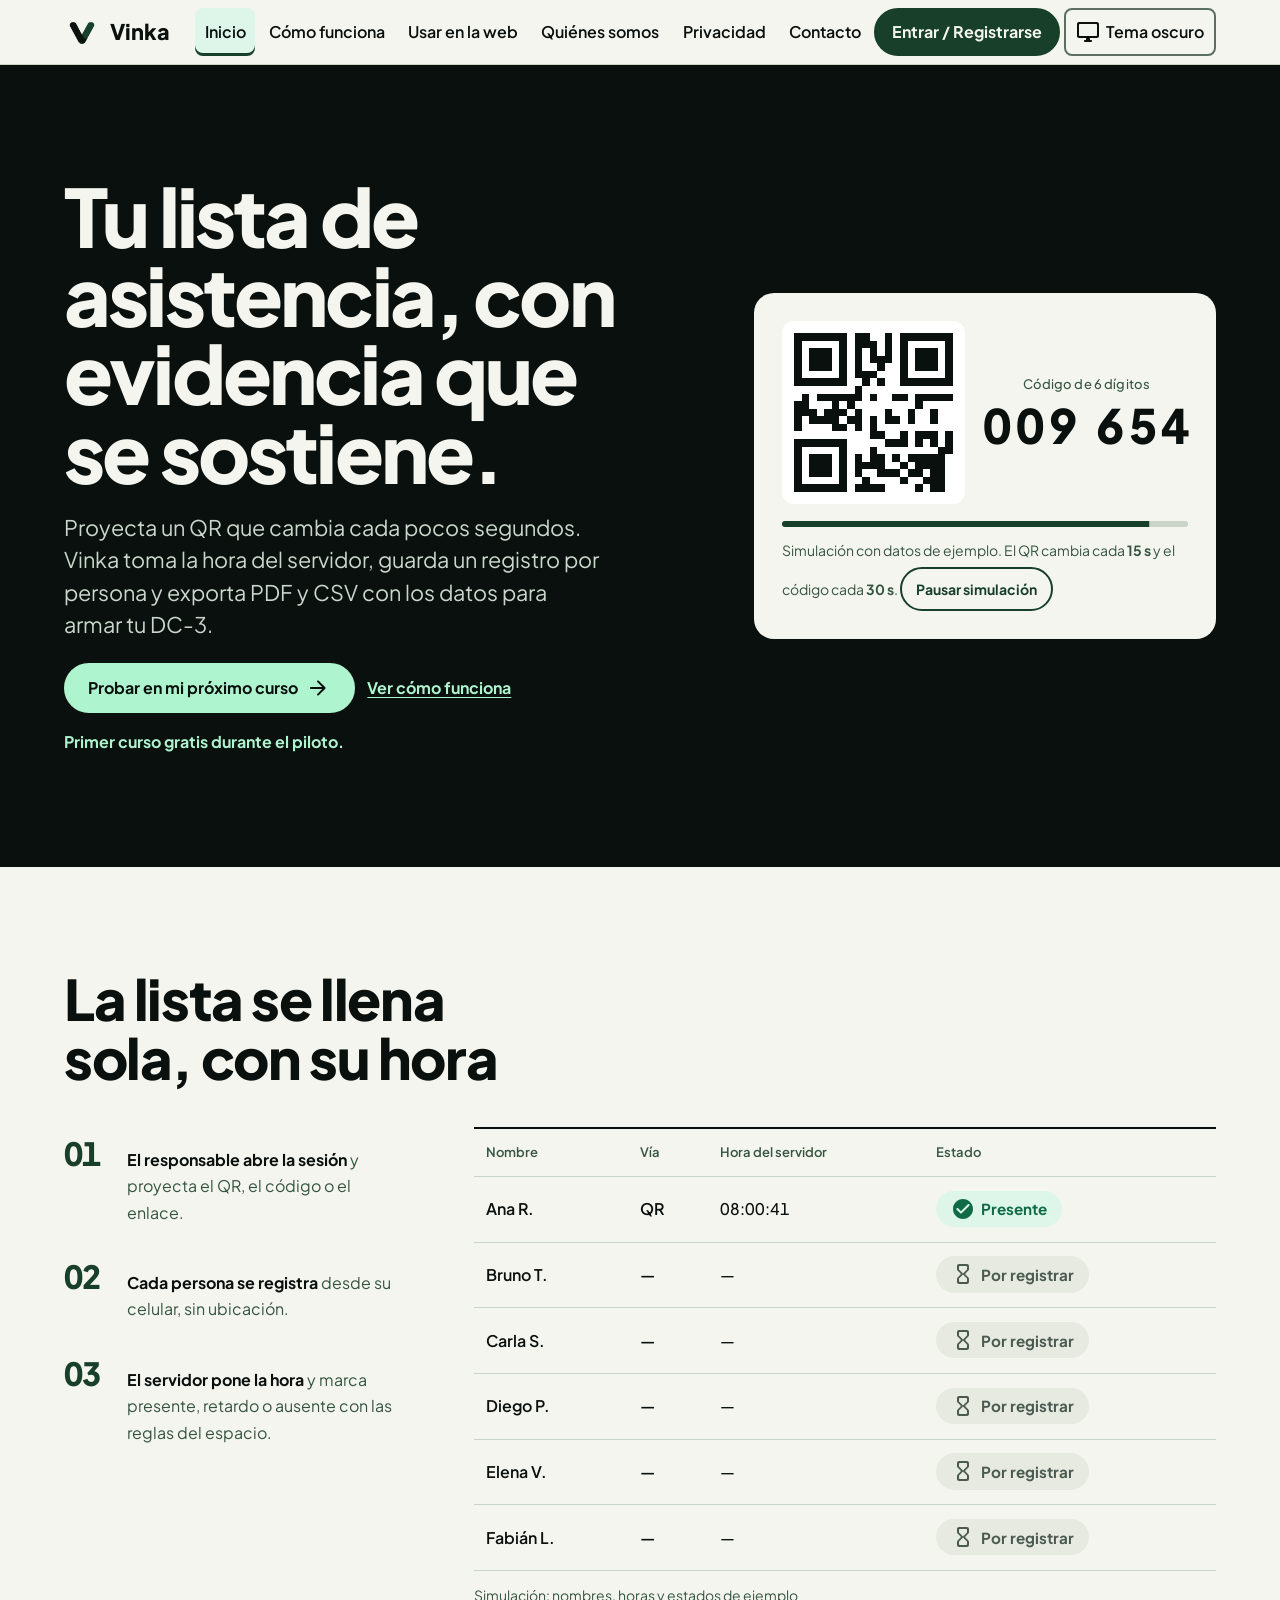
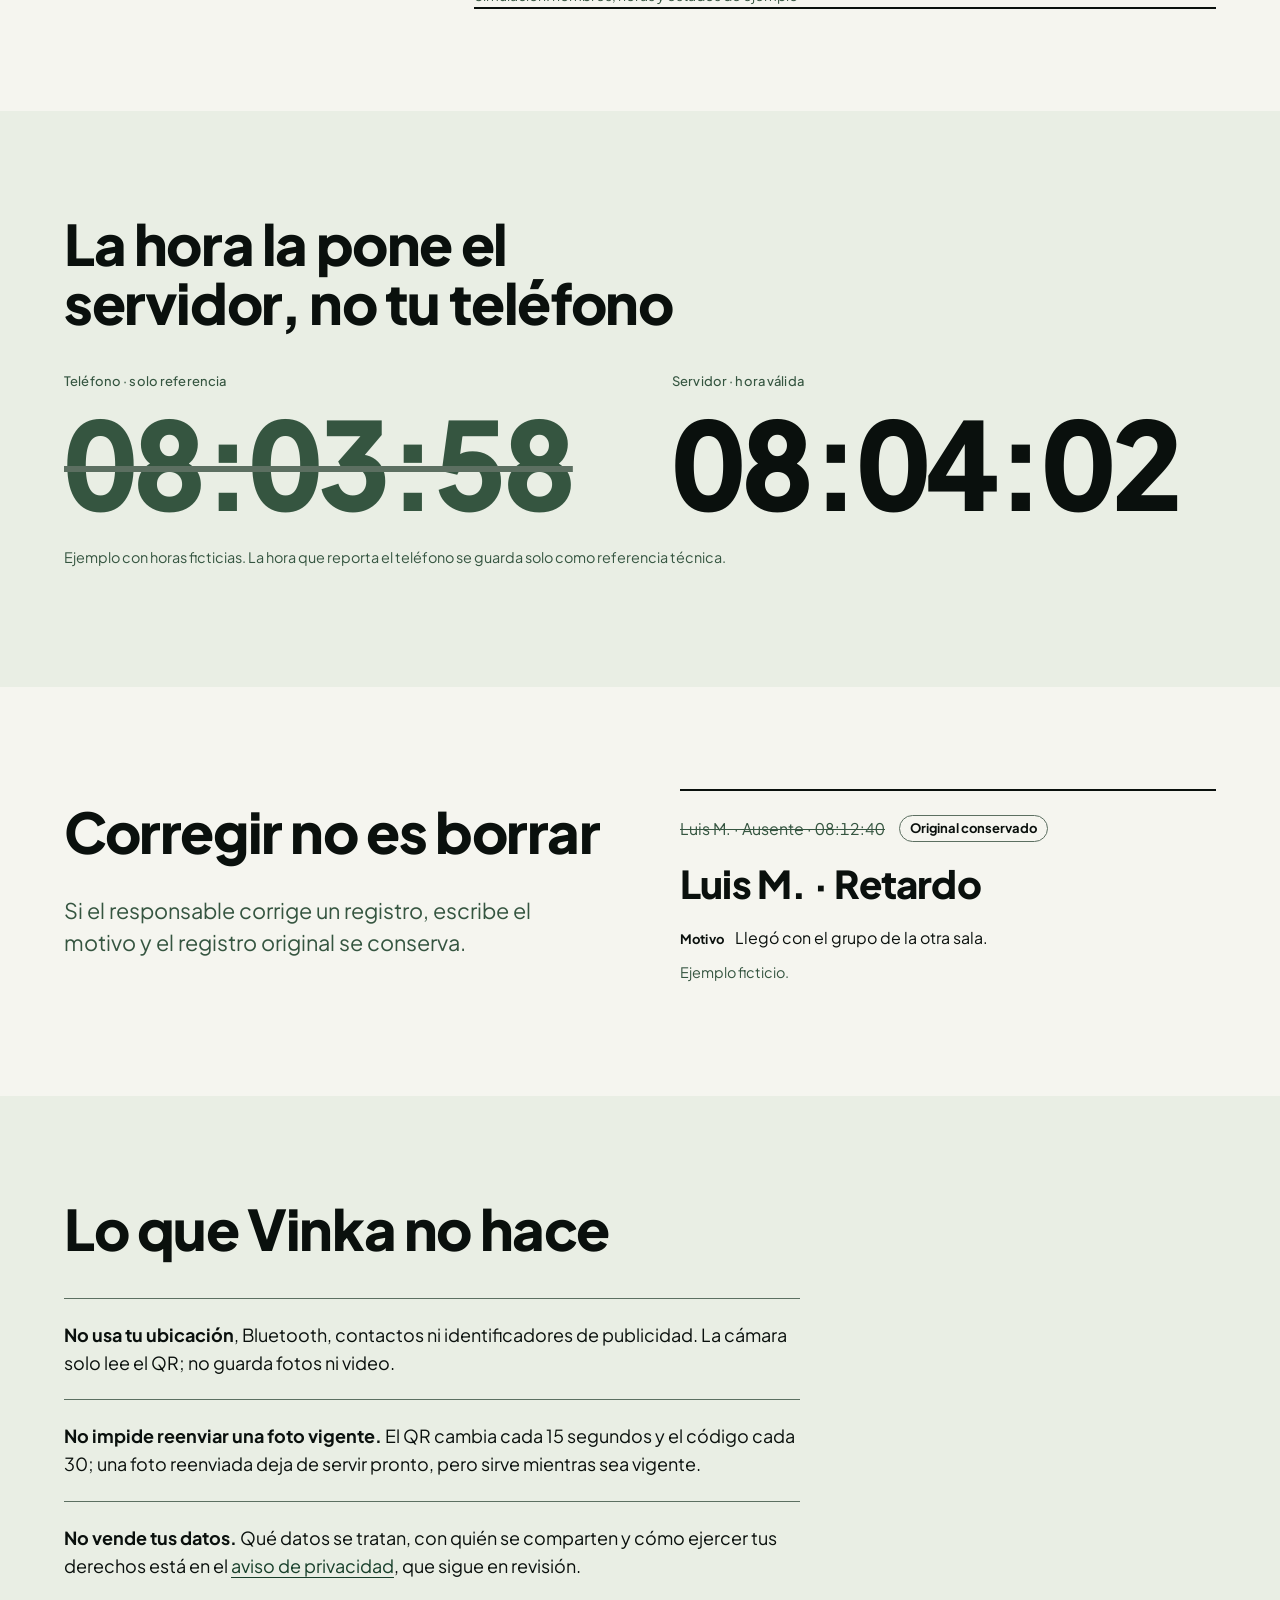
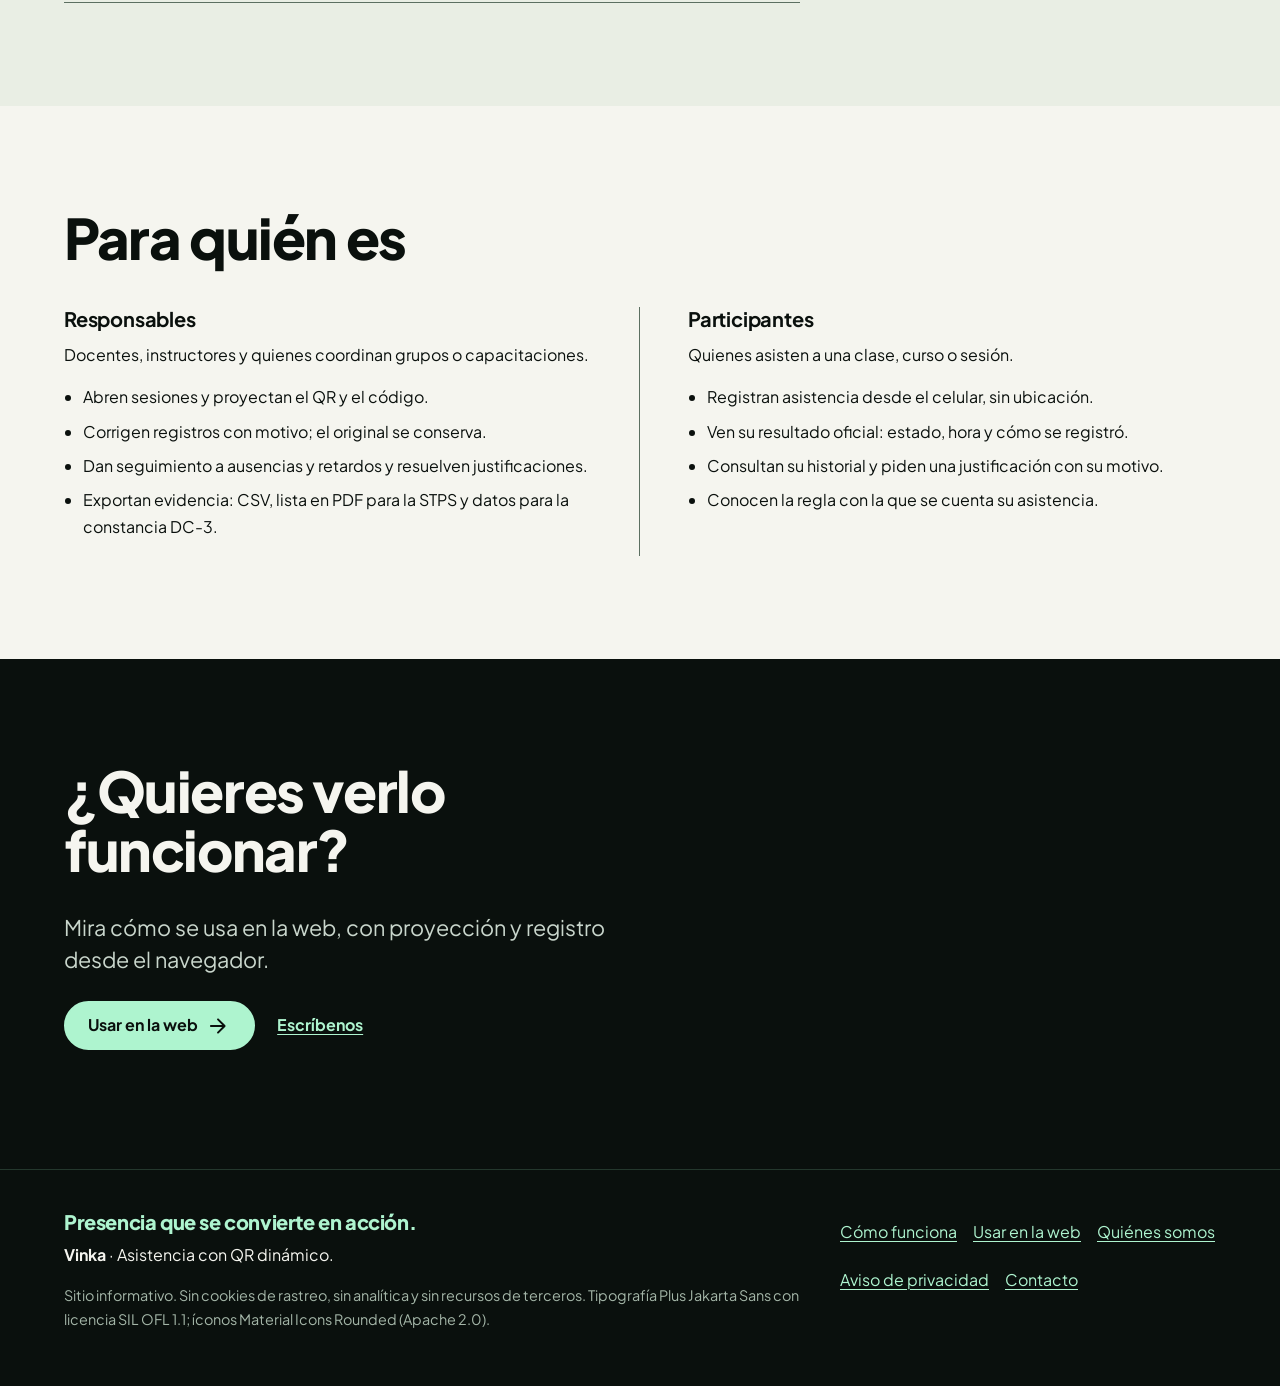
<file: index.html>
<!doctype html>
<html lang="es">
<head>
<meta charset="utf-8">
<meta name="viewport" content="width=device-width, initial-scale=1">
<title>Vinka · Tu lista de asistencia, con evidencia que se sostiene</title>
<meta name="description" content="Vinka registra la asistencia con QR dinámico, código de 6 dígitos o enlace. Hora del servidor, sin ubicación y correcciones con motivo.">
<meta name="color-scheme" content="light dark">
<meta name="theme-color" content="#F5F5EF" media="(prefers-color-scheme: light)">
<meta name="theme-color" content="#0A100D" media="(prefers-color-scheme: dark)">
<meta property="og:type" content="website">
<meta property="og:locale" content="es_MX">
<meta property="og:site_name" content="Vinka">
<meta property="og:title" content="Vinka · Asistencia con QR dinámico">
<meta property="og:description" content="Vinka registra la asistencia con QR dinámico, código de 6 dígitos o enlace. Hora del servidor, sin ubicación y correcciones con motivo.">
<meta property="og:image" content="https://leoaramirez2003-alt.github.io/vinka-web/assets/img/vinka-og.png">
<meta property="og:image:width" content="1200">
<meta property="og:image:height" content="630">
<meta property="og:image:alt" content="Vinka: lista de asistencia que se llena sola, con su hora.">
<meta name="twitter:card" content="summary_large_image">
<link rel="icon" type="image/png" href="assets/brand/vinka_mark_on_light.png" media="(prefers-color-scheme: light)">
<link rel="icon" type="image/png" href="assets/brand/vinka_mark.png" media="(prefers-color-scheme: dark)">
<link rel="apple-touch-icon" href="assets/brand/vinka_mark_on_light.png">
<link rel="preload" href="assets/fonts/PlusJakartaSans-Regular.ttf" as="font" type="font/ttf" crossorigin>
<link rel="preload" href="assets/fonts/PlusJakartaSans-ExtraBold.ttf" as="font" type="font/ttf" crossorigin>
<link rel="stylesheet" href="assets/css/style.css">
<script>document.documentElement.classList.add('js');try{var t=localStorage.getItem('vinka-tema');if(t==='light'||t==='dark')document.documentElement.setAttribute('data-theme',t)}catch(e){}</script>
<script src="assets/js/site.js" defer></script>
</head>
<body>
<svg id="vinka-sprite" xmlns="http://www.w3.org/2000/svg" width="0" height="0" style="position:absolute" aria-hidden="true" focusable="false"><!-- Material Icons Rounded, Apache-2.0; ver ICONOS.md. -->
<symbol id="check-circle" viewBox="0 0 24 24" fill="currentColor"><path d="M12 2C6.48 2 2 6.48 2 12s4.48 10 10 10 10-4.48 10-10S17.52 2 12 2zM9.29 16.29 5.7 12.7c-.39-.39-.39-1.02 0-1.41.39-.39 1.02-.39 1.41 0L10 14.17l6.88-6.88c.39-.39 1.02-.39 1.41 0 .39.39.39 1.02 0 1.41l-7.59 7.59c-.38.39-1.02.39-1.41 0z"/></symbol>
<symbol id="schedule" viewBox="0 0 24 24" fill="currentColor"><path d="M11.99 2C6.47 2 2 6.48 2 12s4.47 10 9.99 10C17.52 22 22 17.52 22 12S17.52 2 11.99 2zM12 20c-4.42 0-8-3.58-8-8s3.58-8 8-8 8 3.58 8 8-3.58 8-8 8zm-.22-13h-.06c-.4 0-.72.32-.72.72v4.72c0 .35.18.68.49.86l4.15 2.49c.34.2.78.1.98-.24.21-.34.1-.79-.25-.99l-3.87-2.3V7.72c0-.4-.32-.72-.72-.72z"/></symbol>
<symbol id="cancel" viewBox="0 0 24 24" fill="currentColor"><path d="M12 2C6.47 2 2 6.47 2 12s4.47 10 10 10 10-4.47 10-10S17.53 2 12 2zm4.3 14.3c-.39.39-1.02.39-1.41 0L12 13.41 9.11 16.3c-.39.39-1.02.39-1.41 0-.39-.39-.39-1.02 0-1.41L10.59 12 7.7 9.11c-.39-.39-.39-1.02 0-1.41.39-.39 1.02-.39 1.41 0L12 10.59l2.89-2.89c.39-.39 1.02-.39 1.41 0 .39.39.39 1.02 0 1.41L13.41 12l2.89 2.89c.38.38.38 1.02 0 1.41z"/></symbol>
<symbol id="hourglass" viewBox="0 0 24 24" fill="currentColor"><path d="M8 2c-1.1 0-2 .9-2 2v3.17c0 .53.21 1.04.59 1.42L10 12l-3.42 3.42c-.37.38-.58.89-.58 1.42V20c0 1.1.9 2 2 2h8c1.1 0 2-.9 2-2v-3.16c0-.53-.21-1.04-.58-1.41L14 12l3.41-3.4c.38-.38.59-.89.59-1.42V4c0-1.1-.9-2-2-2H8zm8 14.5V19c0 .55-.45 1-1 1H9c-.55 0-1-.45-1-1v-2.5l4-4 4 4zm-4-5l-4-4V5c0-.55.45-1 1-1h6c.55 0 1 .45 1 1v2.5l-4 4z"/></symbol>
<symbol id="shield" viewBox="0 0 24 24" fill="currentColor"><path d="M11.19 1.36l-7 3.11C3.47 4.79 3 5.51 3 6.3V11c0 5.55 3.84 10.74 9 12 5.16-1.26 9-6.45 9-12V6.3c0-.79-.47-1.51-1.19-1.83l-7-3.11c-.51-.23-1.11-.23-1.62 0zm-1.9 14.93L6.7 13.7c-.39-.39-.39-1.02 0-1.41.39-.39 1.02-.39 1.41 0L10 14.17l5.88-5.88c.39-.39 1.02-.39 1.41 0 .39.39.39 1.02 0 1.41l-6.59 6.59c-.38.39-1.02.39-1.41 0z"/></symbol>
<symbol id="qr-code" viewBox="0 0 24 24" fill="currentColor"><path d="M15,21h-2v-2h2V21z M13,14h-2v5h2V14z M21,12h-2v4h2V12z M19,10h-2v2h2V10z M7,12H5v2h2V12z M5,10H3v2h2V10z M12,5h2V3h-2V5 z M4.5,4.5v3h3v-3H4.5z M8,9H4C3.45,9,3,8.55,3,8V4c0-0.55,0.45-1,1-1h4c0.55,0,1,0.45,1,1v4C9,8.55,8.55,9,8,9z M4.5,16.5v3h3v-3 H4.5z M8,21H4c-0.55,0-1-0.45-1-1v-4c0-0.55,0.45-1,1-1h4c0.55,0,1,0.45,1,1v4C9,20.55,8.55,21,8,21z M16.5,4.5v3h3v-3H16.5z M20,9 h-4c-0.55,0-1-0.45-1-1V4c0-0.55,0.45-1,1-1h4c0.55,0,1,0.45,1,1v4C21,8.55,20.55,9,20,9z M19,19v-3l-4,0v2h2v3h4v-2H19z M17,12 l-4,0v2h4V12z M13,10H7v2h2v2h2v-2h2V10z M14,9V7h-2V5h-2v4L14,9z M6.75,5.25h-1.5v1.5h1.5V5.25z M6.75,17.25h-1.5v1.5h1.5V17.25z M18.75,5.25h-1.5v1.5h1.5V5.25z"/></symbol>
<symbol id="mail" viewBox="0 0 24 24" fill="currentColor"><path d="M20 4H4c-1.1 0-1.99.9-1.99 2L2 18c0 1.1.9 2 2 2h16c1.1 0 2-.9 2-2V6c0-1.1-.9-2-2-2zm-1 14H5c-.55 0-1-.45-1-1V8l6.94 4.34c.65.41 1.47.41 2.12 0L20 8v9c0 .55-.45 1-1 1zm-7-7L4 6h16l-8 5z"/></symbol>
<symbol id="lock" viewBox="0 0 24 24" fill="currentColor"><path d="M18 8h-1V6c0-2.76-2.24-5-5-5S7 3.24 7 6v2H6c-1.1 0-2 .9-2 2v10c0 1.1.9 2 2 2h12c1.1 0 2-.9 2-2V10c0-1.1-.9-2-2-2zm-6 9c-1.1 0-2-.9-2-2s.9-2 2-2 2 .9 2 2-.9 2-2 2zM9 8V6c0-1.66 1.34-3 3-3s3 1.34 3 3v2H9z"/></symbol>
<symbol id="person" viewBox="0 0 24 24" fill="currentColor"><path d="M12 12c2.21 0 4-1.79 4-4s-1.79-4-4-4-4 1.79-4 4 1.79 4 4 4zm0 2c-2.67 0-8 1.34-8 4v1c0 .55.45 1 1 1h14c.55 0 1-.45 1-1v-1c0-2.66-5.33-4-8-4z"/></symbol>
<symbol id="arrow-forward" viewBox="0 0 24 24" fill="currentColor"><path d="M5 13h11.17l-4.88 4.88c-.39.39-.39 1.03 0 1.42.39.39 1.02.39 1.41 0l6.59-6.59c.39-.39.39-1.02 0-1.41l-6.58-6.6c-.39-.39-1.02-.39-1.41 0-.39.39-.39 1.02 0 1.41L16.17 11H5c-.55 0-1 .45-1 1s.45 1 1 1z"/></symbol>
<symbol id="error" viewBox="0 0 24 24" fill="currentColor"><path d="M12 7c.55 0 1 .45 1 1v4c0 .55-.45 1-1 1s-1-.45-1-1V8c0-.55.45-1 1-1zm-.01-5C6.47 2 2 6.48 2 12s4.47 10 9.99 10C17.52 22 22 17.52 22 12S17.52 2 11.99 2zM12 20c-4.42 0-8-3.58-8-8s3.58-8 8-8 8 3.58 8 8-3.58 8-8 8zm1-3h-2v-2h2v2z"/></symbol>
<symbol id="event" viewBox="0 0 24 24" fill="currentColor"><path d="M16 13h-3c-.55 0-1 .45-1 1v3c0 .55.45 1 1 1h3c.55 0 1-.45 1-1v-3c0-.55-.45-1-1-1zm0-10v1H8V3c0-.55-.45-1-1-1s-1 .45-1 1v1H5c-1.11 0-1.99.9-1.99 2L3 20c0 1.1.89 2 2 2h14c1.1 0 2-.9 2-2V6c0-1.1-.9-2-2-2h-1V3c0-.55-.45-1-1-1s-1 .45-1 1zm2 17H6c-.55 0-1-.45-1-1V9h14v10c0 .55-.45 1-1 1z"/></symbol>
<symbol id="link" viewBox="0 0 24 24" fill="currentColor"><path d="M17,7h-3c-0.55,0-1,0.45-1,1s0.45,1,1,1h3c1.65,0,3,1.35,3,3s-1.35,3-3,3h-3c-0.55,0-1,0.45-1,1c0,0.55,0.45,1,1,1h3 c2.76,0,5-2.24,5-5S19.76,7,17,7z M8,12c0,0.55,0.45,1,1,1h6c0.55,0,1-0.45,1-1s-0.45-1-1-1H9C8.45,11,8,11.45,8,12z M10,15H7 c-1.65,0-3-1.35-3-3s1.35-3,3-3h3c0.55,0,1-0.45,1-1s-0.45-1-1-1H7c-2.76,0-5,2.24-5,5s2.24,5,5,5h3c0.55,0,1-0.45,1-1 C11,15.45,10.55,15,10,15z"/></symbol>
<symbol id="desktop" viewBox="0 0 24 24" fill="currentColor"><path d="M21 2H3c-1.1 0-2 .9-2 2v12c0 1.1.9 2 2 2h7v2H9c-.55 0-1 .45-1 1s.45 1 1 1h6c.55 0 1-.45 1-1s-.45-1-1-1h-1v-2h7c1.1 0 2-.9 2-2V4c0-1.1-.9-2-2-2zm-1 14H4c-.55 0-1-.45-1-1V5c0-.55.45-1 1-1h16c.55 0 1 .45 1 1v10c0 .55-.45 1-1 1z"/></symbol>
<symbol id="logout" viewBox="0 0 24 24" fill="currentColor"><path d="M5,5h6c0.55,0,1-0.45,1-1v0c0-0.55-0.45-1-1-1H5C3.9,3,3,3.9,3,5v14c0,1.1,0.9,2,2,2h6c0.55,0,1-0.45,1-1v0 c0-0.55-0.45-1-1-1H5V5z"/><path d="M20.65,11.65l-2.79-2.79C17.54,8.54,17,8.76,17,9.21V11h-7c-0.55,0-1,0.45-1,1v0c0,0.55,0.45,1,1,1h7v1.79 c0,0.45,0.54,0.67,0.85,0.35l2.79-2.79C20.84,12.16,20.84,11.84,20.65,11.65z"/></symbol>
<symbol id="refresh" viewBox="0 0 24 24" fill="currentColor"><path d="M17.65 6.35c-1.63-1.63-3.94-2.57-6.48-2.31-3.67.37-6.69 3.35-7.1 7.02C3.52 15.91 7.27 20 12 20c3.19 0 5.93-1.87 7.21-4.56.32-.67-.16-1.44-.9-1.44-.37 0-.72.2-.88.53-1.13 2.43-3.84 3.97-6.8 3.31-2.22-.49-4.01-2.3-4.48-4.52C5.31 9.44 8.26 6 12 6c1.66 0 3.14.69 4.22 1.78l-1.51 1.51c-.63.63-.19 1.71.7 1.71H19c.55 0 1-.45 1-1V6.41c0-.89-1.08-1.34-1.71-.71l-.64.65z"/></symbol>
<symbol id="history" viewBox="0 0 24 24" fill="currentColor"><path d="M13.26 3C8.17 2.86 4 6.95 4 12H2.21c-.45 0-.67.54-.35.85l2.79 2.8c.2.2.51.2.71 0l2.79-2.8c.31-.31.09-.85-.36-.85H6c0-3.9 3.18-7.05 7.1-7 3.72.05 6.85 3.18 6.9 6.9.05 3.91-3.1 7.1-7 7.1-1.61 0-3.1-.55-4.28-1.48-.4-.31-.96-.28-1.32.08-.42.42-.39 1.13.08 1.49C9 20.29 10.91 21 13 21c5.05 0 9.14-4.17 9-9.26-.13-4.69-4.05-8.61-8.74-8.74zm-.51 5c-.41 0-.75.34-.75.75v3.68c0 .35.19.68.49.86l3.12 1.85c.36.21.82.09 1.03-.26.21-.36.09-.82-.26-1.03l-2.88-1.71v-3.4c0-.4-.34-.74-.75-.74z"/></symbol>
<symbol id="chevron-right" viewBox="0 0 24 24" fill="currentColor"><path d="M9.29 6.71c-.39.39-.39 1.02 0 1.41L13.17 12l-3.88 3.88c-.39.39-.39 1.02 0 1.41.39.39 1.02.39 1.41 0l4.59-4.59c.39-.39.39-1.02 0-1.41L10.7 6.7c-.38-.38-1.02-.38-1.41.01z"/></symbol></svg>
<a class="skip" href="#contenido">Saltar al contenido</a>
<header class="site-header">
<div class="wrap bar">
<a class="brand" href="index.html" aria-label="Vinka, inicio">
<img class="logo-light" src="assets/brand/vinka_mark_on_light.png" alt="" width="36" height="36">
<img class="logo-dark" src="assets/brand/vinka_mark.png" alt="" width="36" height="36">
<span>Vinka</span></a>
<nav class="nav" aria-label="Principal"><ul><li><a href="index.html" aria-current="page">Inicio</a></li><li><a href="como-funciona.html">Cómo funciona</a></li><li><a href="usar-en-web.html">Usar en la web</a></li><li><a href="quienes-somos.html">Quiénes somos</a></li><li><a href="privacidad.html">Privacidad</a></li><li><a href="contacto.html">Contacto</a></li></ul>
<a class="btn-login" href="https://vinka-api.onrender.com/portal">Entrar / Registrarse</a>
<button type="button" class="theme-btn" id="theme-btn"><svg class="icon" aria-hidden="true" focusable="false"><use href="#desktop"/></svg><span>Tema oscuro</span></button></nav>
</div>
</header>
<main id="contenido" tabindex="-1">

<section class="stage on-dark" aria-labelledby="titulo">
<div class="wrap stage-grid">
<div class="stage-copy">
<h1 id="titulo">Tu lista de asistencia, con evidencia que se sostiene.</h1>
<p class="lead">Proyecta un QR que cambia cada pocos segundos. Vinka toma la hora del servidor, guarda un registro por persona y exporta PDF y CSV con los datos para armar tu DC-3.</p>
<p><a class="btn btn-mint" href="contacto.html">Probar en mi próximo curso <svg class="icon" aria-hidden="true" focusable="false"><use href="#arrow-forward"/></svg></a> <a class="link-mint" href="como-funciona.html">Ver cómo funciona</a></p>
<p class="offer">Primer curso gratis durante el piloto.</p>
</div>
<figure class="screen" aria-label="Simulación de la pantalla de proyección con datos de ejemplo">
<div class="screen-body">
<div class="screen-qr" aria-hidden="true"><svg id="qr-art" viewBox="0 0 21 21" shape-rendering="crispEdges" focusable="false"></svg></div>
<div class="screen-code">
<span class="label">Código de 6 dígitos</span>
<span class="digits" id="code-digits" aria-hidden="true"></span>
</div>
</div>
<div class="bar-wrap" aria-hidden="true"><div class="bar-fill" id="qr-bar"></div></div>
<figcaption>Simulación con datos de ejemplo. El QR cambia cada <strong>15&nbsp;s</strong> y el código cada <strong>30&nbsp;s</strong>. <button type="button" class="pause" id="sim-pause" aria-pressed="false">Pausar simulación</button></figcaption>
</figure>
</div>
</section>

<section class="ledger" aria-labelledby="lista">
<div class="wrap">
<h2 id="lista">La lista se llena sola, con su hora</h2>
<div class="ledger-grid">
<ol class="notes">
<li><span class="n">01</span><p><strong>El responsable abre la sesión</strong> y proyecta el QR, el código o el enlace.</p></li>
<li><span class="n">02</span><p><strong>Cada persona se registra</strong> desde su celular, sin ubicación.</p></li>
<li><span class="n">03</span><p><strong>El servidor pone la hora</strong> y marca presente, retardo o ausente con las reglas del espacio.</p></li>
</ol>
<div class="table-scroll" tabindex="0" role="region" aria-label="Lista de ejemplo (se desplaza en pantallas angostas)">
<table class="roll" id="roll">
<caption>Simulación: nombres, horas y estados de ejemplo</caption>
<thead><tr><th scope="col">Nombre</th><th scope="col">Vía</th><th scope="col">Hora del servidor</th><th scope="col">Estado</th></tr></thead>
<tbody></tbody>
</table>
</div>
</div>
</div>
</section>

<section class="clocks" aria-labelledby="hora">
<div class="wrap">
<h2 id="hora">La hora la pone el servidor, no tu teléfono</h2>
<div class="clock-pair">
<div class="clock dim"><span class="label">Teléfono · solo referencia</span><span class="time">08:03:58</span></div>
<div class="clock"><span class="label">Servidor · hora válida</span><span class="time">08:04:02</span></div>
</div>
<p class="note">Ejemplo con horas ficticias. La hora que reporta el teléfono se guarda solo como referencia técnica.</p>
</div>
</section>

<section class="fix" aria-labelledby="correccion">
<div class="wrap fix-grid">
<div>
<h2 id="correccion">Corregir no es borrar</h2>
<p class="lead">Si el responsable corrige un registro, escribe el motivo y el registro original se conserva.</p>
</div>
<div class="fix-demo" role="group" aria-label="Ejemplo de corrección con motivo">
<p class="was"><del>Luis M. · Ausente · 08:12:40</del><span class="tag">Original conservado</span></p>
<p class="now">Luis M. · Retardo</p>
<p class="why"><span class="label">Motivo</span> Llegó con el grupo de la otra sala.</p>
<p class="note">Ejemplo ficticio.</p>
</div>
</div>
</section>

<section class="limits" aria-labelledby="limites">
<div class="wrap">
<h2 id="limites">Lo que Vinka no hace</h2>
<ul class="plain">
<li><strong>No usa tu ubicación</strong>, Bluetooth, contactos ni identificadores de publicidad. La cámara solo lee el QR; no guarda fotos ni video.</li>
<li><strong>No impide reenviar una foto vigente.</strong> El QR cambia cada 15&nbsp;segundos y el código cada 30; una foto reenviada deja de servir pronto, pero sirve mientras sea vigente.</li>
<li><strong>No vende tus datos.</strong> Qué datos se tratan, con quién se comparten y cómo ejercer tus derechos está en el <a href="privacidad.html">aviso de privacidad</a>, que sigue en revisión.</li>
</ul>
</div>
</section>

<section class="who" aria-labelledby="quien">
<div class="wrap">
<h2 id="quien">Para quién es</h2>
<div class="who-grid">
<div>
<h3>Responsables</h3>
<p>Docentes, instructores y quienes coordinan grupos o capacitaciones.</p>
<ul>
<li>Abren sesiones y proyectan el QR y el código.</li>
<li>Corrigen registros con motivo; el original se conserva.</li>
<li>Dan seguimiento a ausencias y retardos y resuelven justificaciones.</li>
<li>Exportan evidencia: CSV, lista en PDF para la STPS y datos para la constancia DC-3.</li>
</ul>
</div>
<div>
<h3>Participantes</h3>
<p>Quienes asisten a una clase, curso o sesión.</p>
<ul>
<li>Registran asistencia desde el celular, sin ubicación.</li>
<li>Ven su resultado oficial: estado, hora y cómo se registró.</li>
<li>Consultan su historial y piden una justificación con su motivo.</li>
<li>Conocen la regla con la que se cuenta su asistencia.</li>
</ul>
</div>
</div>
</div>
</section>

<section class="closing on-dark" aria-labelledby="cierre">
<div class="wrap">
<h2 id="cierre">¿Quieres verlo funcionar?</h2>
<p class="lead">Mira cómo se usa en la web, con proyección y registro desde el navegador.</p>
<p class="cta-row"><a class="btn btn-mint" href="usar-en-web.html">Usar en la web <svg class="icon" aria-hidden="true" focusable="false"><use href="#arrow-forward"/></svg></a> <a class="link-mint" href="contacto.html">Escríbenos</a></p>
</div>
</section>

</main>
<footer class="site-footer on-dark">
<div class="wrap foot">
<div>
<p class="signature">Presencia que se convierte en acción.</p>
<p><strong>Vinka</strong> · Asistencia con QR dinámico.</p>
<p class="note">Sitio informativo. Sin cookies de rastreo, sin analítica y sin recursos de terceros. Tipografía Plus Jakarta Sans con licencia SIL OFL 1.1; íconos Material Icons Rounded (Apache 2.0).</p>
</div>
<nav aria-label="Pie de página"><ul>
<li><a href="como-funciona.html">Cómo funciona</a></li>
<li><a href="usar-en-web.html">Usar en la web</a></li>
<li><a href="quienes-somos.html">Quiénes somos</a></li>
<li><a href="privacidad.html">Aviso de privacidad</a></li>
<li><a href="contacto.html">Contacto</a></li>
</ul></nav>
</div>
</footer>
</body>
</html>
</file>
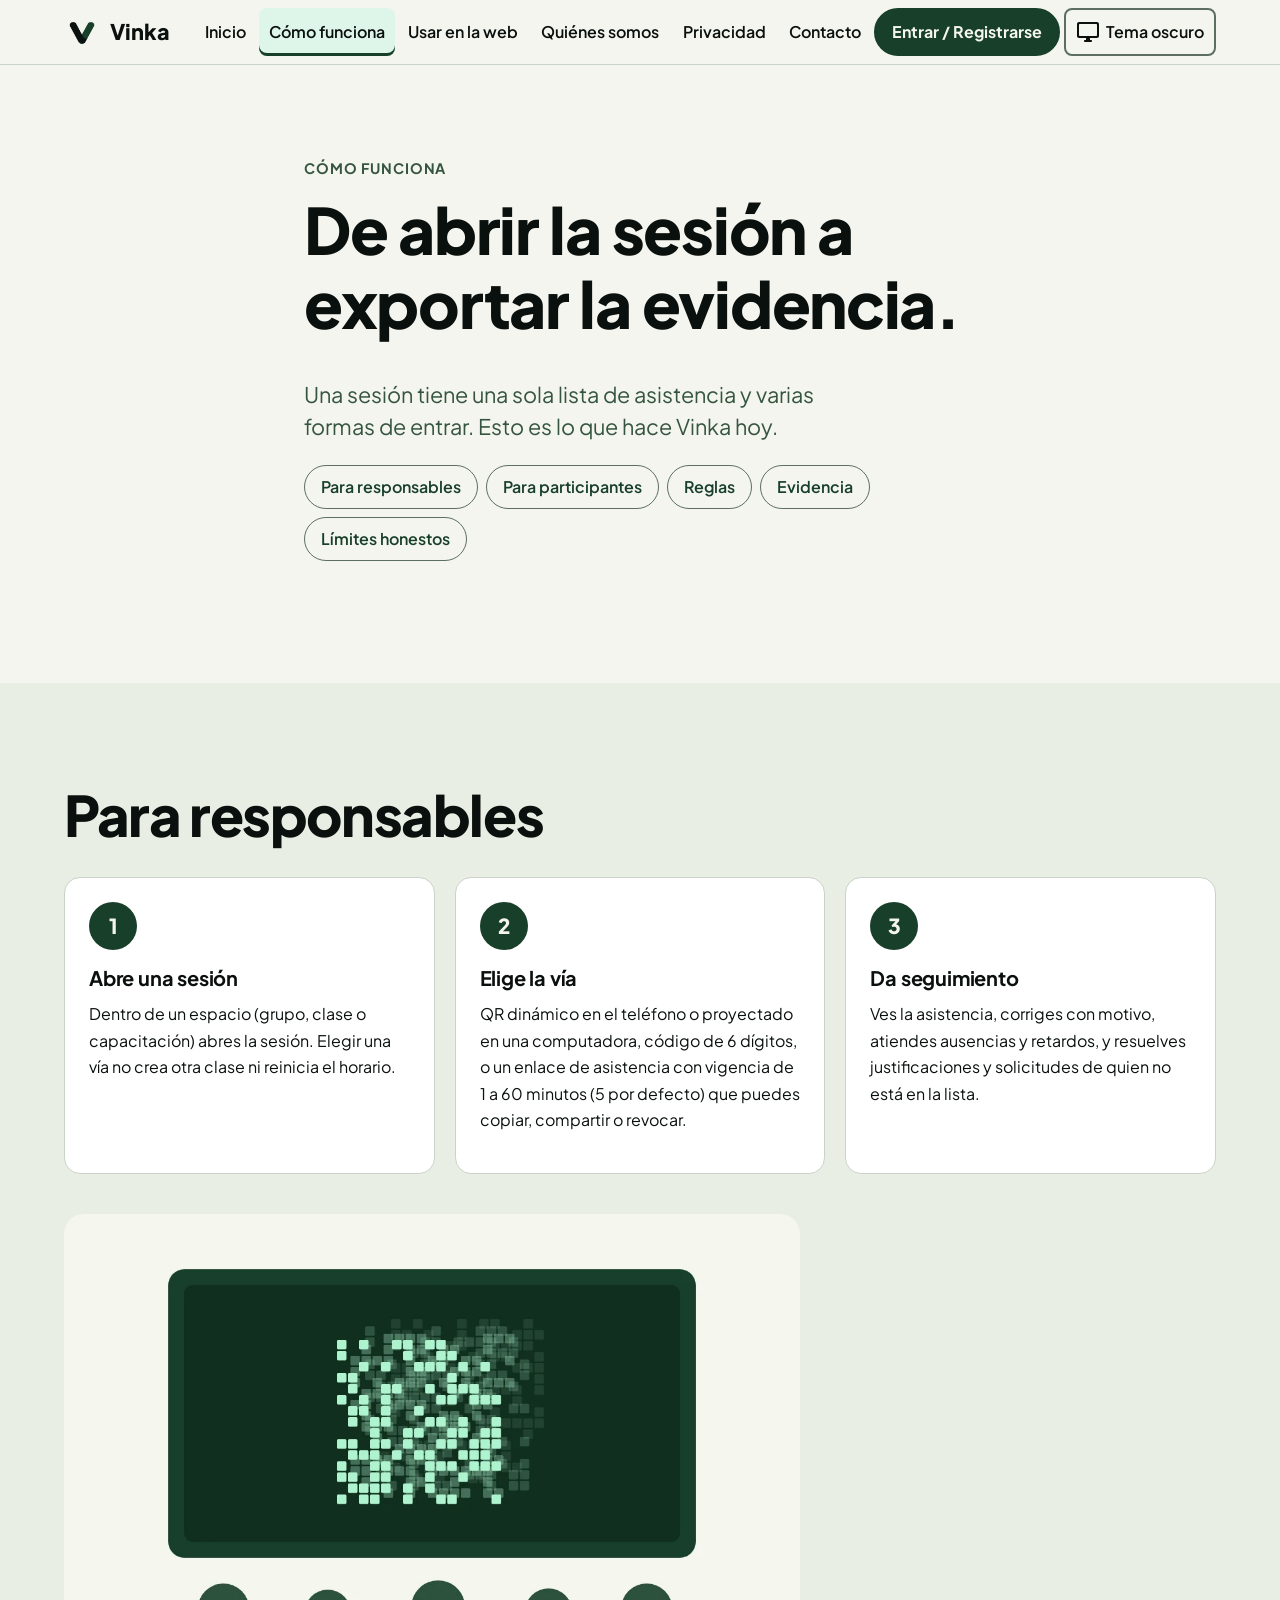
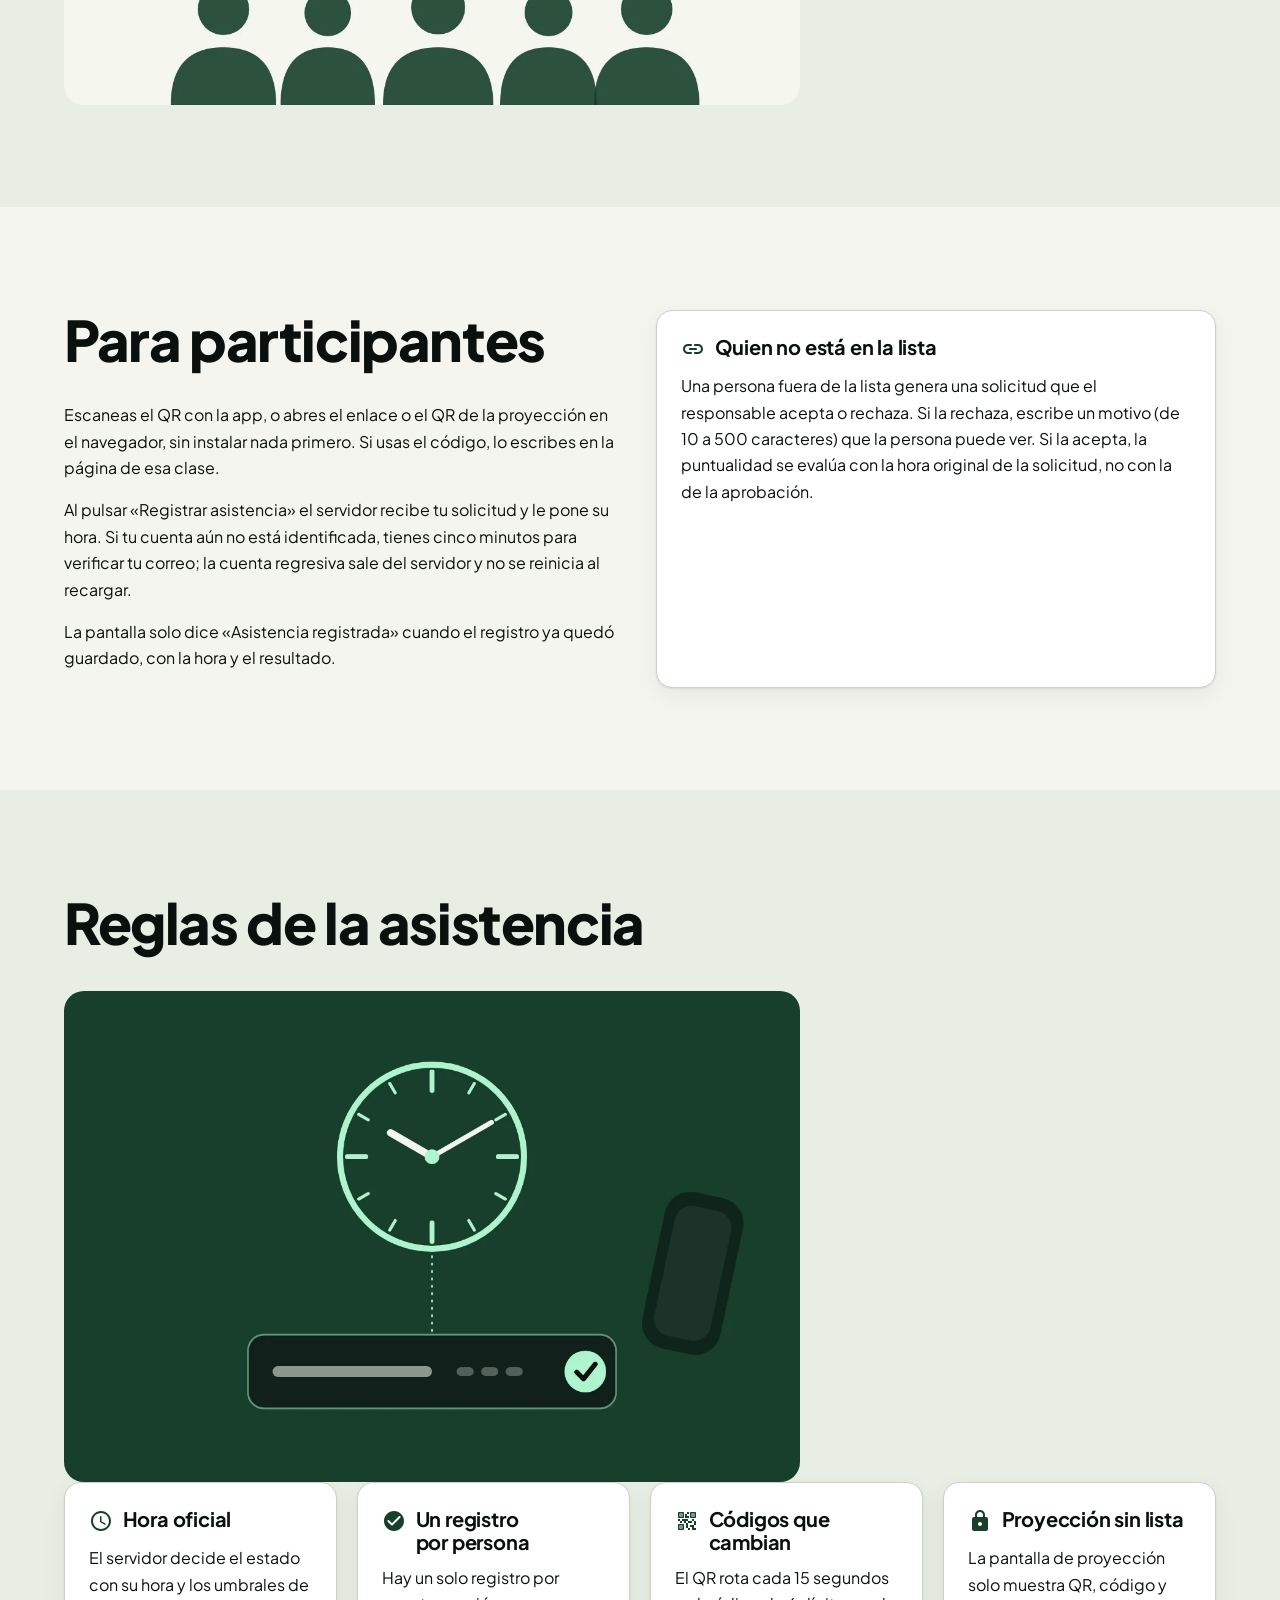
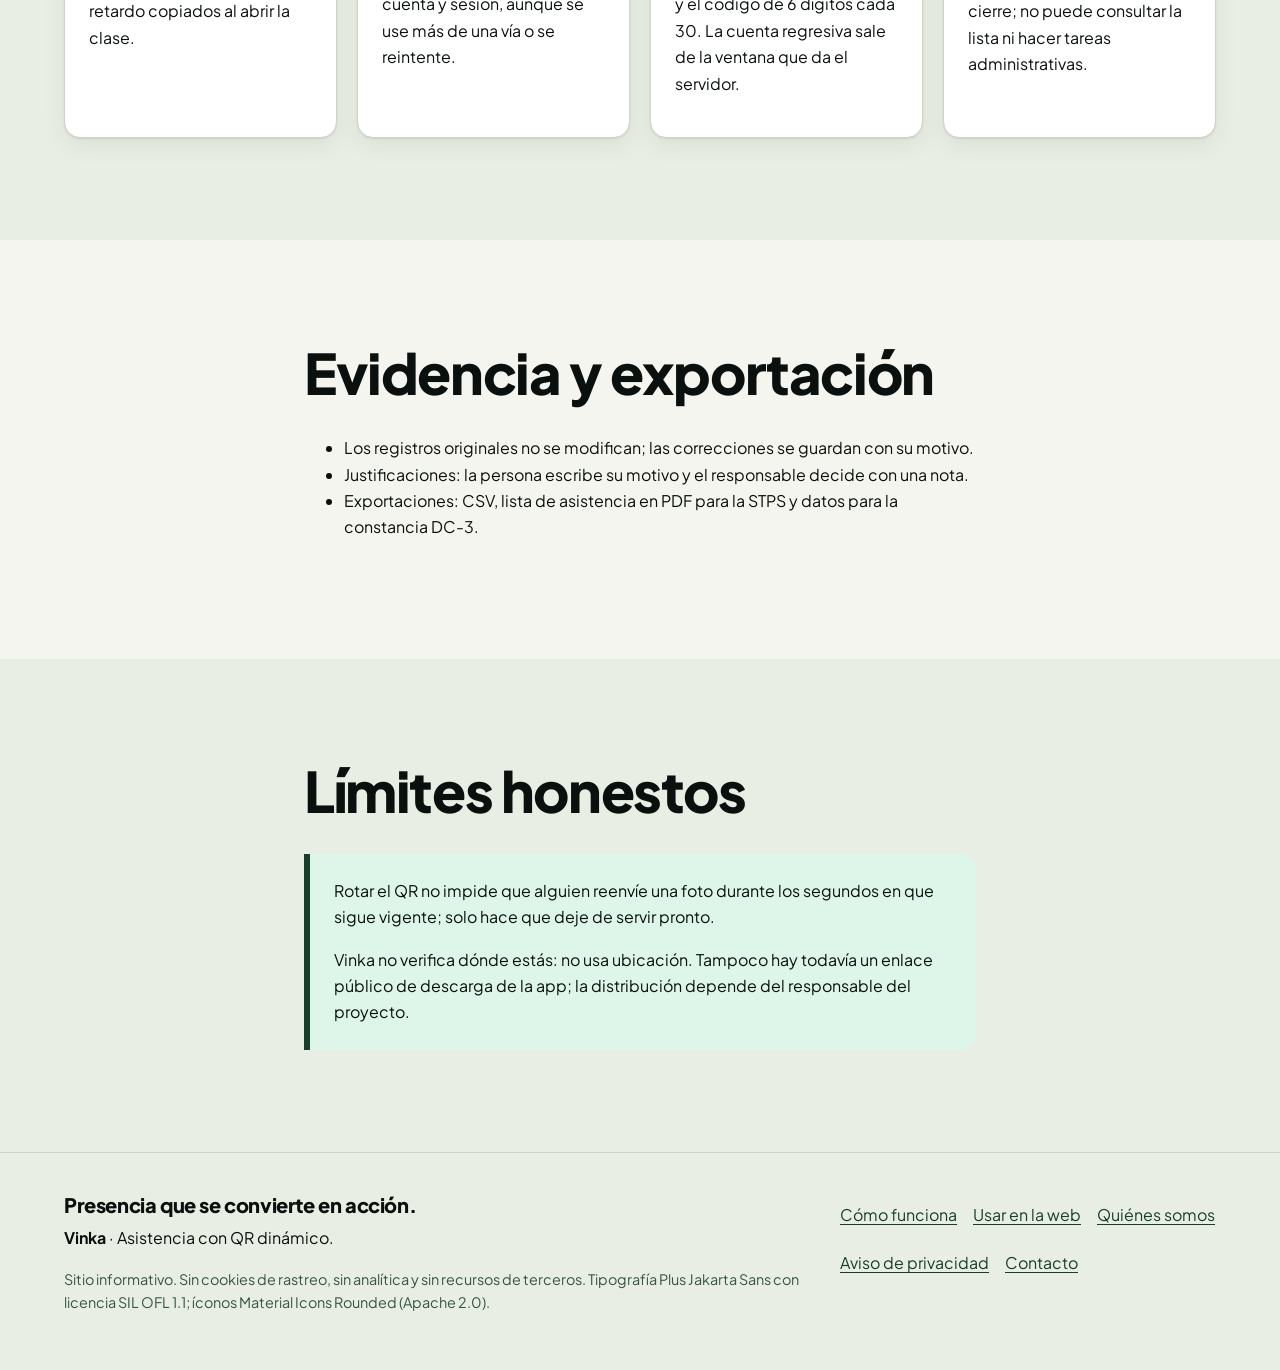
<file: como-funciona.html>
<!doctype html>
<html lang="es">
<head>
<meta charset="utf-8">
<meta name="viewport" content="width=device-width, initial-scale=1">
<title>Cómo funciona · Vinka</title>
<meta name="description" content="Cómo registra Vinka la asistencia: QR dinámico, código de 6 dígitos y enlace; hora del servidor, correcciones con motivo y exportación de evidencia.">
<meta name="color-scheme" content="light dark">
<meta name="theme-color" content="#F5F5EF" media="(prefers-color-scheme: light)">
<meta name="theme-color" content="#0A100D" media="(prefers-color-scheme: dark)">
<meta property="og:type" content="website">
<meta property="og:locale" content="es_MX">
<meta property="og:site_name" content="Vinka">
<meta property="og:title" content="Cómo funciona · Vinka">
<meta property="og:description" content="Cómo registra Vinka la asistencia: QR dinámico, código de 6 dígitos y enlace; hora del servidor, correcciones con motivo y exportación de evidencia.">
<meta property="og:image" content="https://leoaramirez2003-alt.github.io/vinka-web/assets/img/vinka-og.png">
<meta property="og:image:width" content="1200">
<meta property="og:image:height" content="630">
<meta property="og:image:alt" content="Vinka: lista de asistencia que se llena sola, con su hora.">
<meta name="twitter:card" content="summary_large_image">
<link rel="icon" type="image/png" href="assets/brand/vinka_mark_on_light.png" media="(prefers-color-scheme: light)">
<link rel="icon" type="image/png" href="assets/brand/vinka_mark.png" media="(prefers-color-scheme: dark)">
<link rel="apple-touch-icon" href="assets/brand/vinka_mark_on_light.png">
<link rel="preload" href="assets/fonts/PlusJakartaSans-Regular.ttf" as="font" type="font/ttf" crossorigin>
<link rel="preload" href="assets/fonts/PlusJakartaSans-ExtraBold.ttf" as="font" type="font/ttf" crossorigin>
<link rel="stylesheet" href="assets/css/style.css">
<script>document.documentElement.classList.add('js');try{var t=localStorage.getItem('vinka-tema');if(t==='light'||t==='dark')document.documentElement.setAttribute('data-theme',t)}catch(e){}</script>
<script src="assets/js/site.js" defer></script>
</head>
<body>
<svg id="vinka-sprite" xmlns="http://www.w3.org/2000/svg" width="0" height="0" style="position:absolute" aria-hidden="true" focusable="false"><!-- Material Icons Rounded, Apache-2.0; ver ICONOS.md. -->
<symbol id="check-circle" viewBox="0 0 24 24" fill="currentColor"><path d="M12 2C6.48 2 2 6.48 2 12s4.48 10 10 10 10-4.48 10-10S17.52 2 12 2zM9.29 16.29 5.7 12.7c-.39-.39-.39-1.02 0-1.41.39-.39 1.02-.39 1.41 0L10 14.17l6.88-6.88c.39-.39 1.02-.39 1.41 0 .39.39.39 1.02 0 1.41l-7.59 7.59c-.38.39-1.02.39-1.41 0z"/></symbol>
<symbol id="schedule" viewBox="0 0 24 24" fill="currentColor"><path d="M11.99 2C6.47 2 2 6.48 2 12s4.47 10 9.99 10C17.52 22 22 17.52 22 12S17.52 2 11.99 2zM12 20c-4.42 0-8-3.58-8-8s3.58-8 8-8 8 3.58 8 8-3.58 8-8 8zm-.22-13h-.06c-.4 0-.72.32-.72.72v4.72c0 .35.18.68.49.86l4.15 2.49c.34.2.78.1.98-.24.21-.34.1-.79-.25-.99l-3.87-2.3V7.72c0-.4-.32-.72-.72-.72z"/></symbol>
<symbol id="cancel" viewBox="0 0 24 24" fill="currentColor"><path d="M12 2C6.47 2 2 6.47 2 12s4.47 10 10 10 10-4.47 10-10S17.53 2 12 2zm4.3 14.3c-.39.39-1.02.39-1.41 0L12 13.41 9.11 16.3c-.39.39-1.02.39-1.41 0-.39-.39-.39-1.02 0-1.41L10.59 12 7.7 9.11c-.39-.39-.39-1.02 0-1.41.39-.39 1.02-.39 1.41 0L12 10.59l2.89-2.89c.39-.39 1.02-.39 1.41 0 .39.39.39 1.02 0 1.41L13.41 12l2.89 2.89c.38.38.38 1.02 0 1.41z"/></symbol>
<symbol id="hourglass" viewBox="0 0 24 24" fill="currentColor"><path d="M8 2c-1.1 0-2 .9-2 2v3.17c0 .53.21 1.04.59 1.42L10 12l-3.42 3.42c-.37.38-.58.89-.58 1.42V20c0 1.1.9 2 2 2h8c1.1 0 2-.9 2-2v-3.16c0-.53-.21-1.04-.58-1.41L14 12l3.41-3.4c.38-.38.59-.89.59-1.42V4c0-1.1-.9-2-2-2H8zm8 14.5V19c0 .55-.45 1-1 1H9c-.55 0-1-.45-1-1v-2.5l4-4 4 4zm-4-5l-4-4V5c0-.55.45-1 1-1h6c.55 0 1 .45 1 1v2.5l-4 4z"/></symbol>
<symbol id="shield" viewBox="0 0 24 24" fill="currentColor"><path d="M11.19 1.36l-7 3.11C3.47 4.79 3 5.51 3 6.3V11c0 5.55 3.84 10.74 9 12 5.16-1.26 9-6.45 9-12V6.3c0-.79-.47-1.51-1.19-1.83l-7-3.11c-.51-.23-1.11-.23-1.62 0zm-1.9 14.93L6.7 13.7c-.39-.39-.39-1.02 0-1.41.39-.39 1.02-.39 1.41 0L10 14.17l5.88-5.88c.39-.39 1.02-.39 1.41 0 .39.39.39 1.02 0 1.41l-6.59 6.59c-.38.39-1.02.39-1.41 0z"/></symbol>
<symbol id="qr-code" viewBox="0 0 24 24" fill="currentColor"><path d="M15,21h-2v-2h2V21z M13,14h-2v5h2V14z M21,12h-2v4h2V12z M19,10h-2v2h2V10z M7,12H5v2h2V12z M5,10H3v2h2V10z M12,5h2V3h-2V5 z M4.5,4.5v3h3v-3H4.5z M8,9H4C3.45,9,3,8.55,3,8V4c0-0.55,0.45-1,1-1h4c0.55,0,1,0.45,1,1v4C9,8.55,8.55,9,8,9z M4.5,16.5v3h3v-3 H4.5z M8,21H4c-0.55,0-1-0.45-1-1v-4c0-0.55,0.45-1,1-1h4c0.55,0,1,0.45,1,1v4C9,20.55,8.55,21,8,21z M16.5,4.5v3h3v-3H16.5z M20,9 h-4c-0.55,0-1-0.45-1-1V4c0-0.55,0.45-1,1-1h4c0.55,0,1,0.45,1,1v4C21,8.55,20.55,9,20,9z M19,19v-3l-4,0v2h2v3h4v-2H19z M17,12 l-4,0v2h4V12z M13,10H7v2h2v2h2v-2h2V10z M14,9V7h-2V5h-2v4L14,9z M6.75,5.25h-1.5v1.5h1.5V5.25z M6.75,17.25h-1.5v1.5h1.5V17.25z M18.75,5.25h-1.5v1.5h1.5V5.25z"/></symbol>
<symbol id="mail" viewBox="0 0 24 24" fill="currentColor"><path d="M20 4H4c-1.1 0-1.99.9-1.99 2L2 18c0 1.1.9 2 2 2h16c1.1 0 2-.9 2-2V6c0-1.1-.9-2-2-2zm-1 14H5c-.55 0-1-.45-1-1V8l6.94 4.34c.65.41 1.47.41 2.12 0L20 8v9c0 .55-.45 1-1 1zm-7-7L4 6h16l-8 5z"/></symbol>
<symbol id="lock" viewBox="0 0 24 24" fill="currentColor"><path d="M18 8h-1V6c0-2.76-2.24-5-5-5S7 3.24 7 6v2H6c-1.1 0-2 .9-2 2v10c0 1.1.9 2 2 2h12c1.1 0 2-.9 2-2V10c0-1.1-.9-2-2-2zm-6 9c-1.1 0-2-.9-2-2s.9-2 2-2 2 .9 2 2-.9 2-2 2zM9 8V6c0-1.66 1.34-3 3-3s3 1.34 3 3v2H9z"/></symbol>
<symbol id="person" viewBox="0 0 24 24" fill="currentColor"><path d="M12 12c2.21 0 4-1.79 4-4s-1.79-4-4-4-4 1.79-4 4 1.79 4 4 4zm0 2c-2.67 0-8 1.34-8 4v1c0 .55.45 1 1 1h14c.55 0 1-.45 1-1v-1c0-2.66-5.33-4-8-4z"/></symbol>
<symbol id="arrow-forward" viewBox="0 0 24 24" fill="currentColor"><path d="M5 13h11.17l-4.88 4.88c-.39.39-.39 1.03 0 1.42.39.39 1.02.39 1.41 0l6.59-6.59c.39-.39.39-1.02 0-1.41l-6.58-6.6c-.39-.39-1.02-.39-1.41 0-.39.39-.39 1.02 0 1.41L16.17 11H5c-.55 0-1 .45-1 1s.45 1 1 1z"/></symbol>
<symbol id="error" viewBox="0 0 24 24" fill="currentColor"><path d="M12 7c.55 0 1 .45 1 1v4c0 .55-.45 1-1 1s-1-.45-1-1V8c0-.55.45-1 1-1zm-.01-5C6.47 2 2 6.48 2 12s4.47 10 9.99 10C17.52 22 22 17.52 22 12S17.52 2 11.99 2zM12 20c-4.42 0-8-3.58-8-8s3.58-8 8-8 8 3.58 8 8-3.58 8-8 8zm1-3h-2v-2h2v2z"/></symbol>
<symbol id="event" viewBox="0 0 24 24" fill="currentColor"><path d="M16 13h-3c-.55 0-1 .45-1 1v3c0 .55.45 1 1 1h3c.55 0 1-.45 1-1v-3c0-.55-.45-1-1-1zm0-10v1H8V3c0-.55-.45-1-1-1s-1 .45-1 1v1H5c-1.11 0-1.99.9-1.99 2L3 20c0 1.1.89 2 2 2h14c1.1 0 2-.9 2-2V6c0-1.1-.9-2-2-2h-1V3c0-.55-.45-1-1-1s-1 .45-1 1zm2 17H6c-.55 0-1-.45-1-1V9h14v10c0 .55-.45 1-1 1z"/></symbol>
<symbol id="link" viewBox="0 0 24 24" fill="currentColor"><path d="M17,7h-3c-0.55,0-1,0.45-1,1s0.45,1,1,1h3c1.65,0,3,1.35,3,3s-1.35,3-3,3h-3c-0.55,0-1,0.45-1,1c0,0.55,0.45,1,1,1h3 c2.76,0,5-2.24,5-5S19.76,7,17,7z M8,12c0,0.55,0.45,1,1,1h6c0.55,0,1-0.45,1-1s-0.45-1-1-1H9C8.45,11,8,11.45,8,12z M10,15H7 c-1.65,0-3-1.35-3-3s1.35-3,3-3h3c0.55,0,1-0.45,1-1s-0.45-1-1-1H7c-2.76,0-5,2.24-5,5s2.24,5,5,5h3c0.55,0,1-0.45,1-1 C11,15.45,10.55,15,10,15z"/></symbol>
<symbol id="desktop" viewBox="0 0 24 24" fill="currentColor"><path d="M21 2H3c-1.1 0-2 .9-2 2v12c0 1.1.9 2 2 2h7v2H9c-.55 0-1 .45-1 1s.45 1 1 1h6c.55 0 1-.45 1-1s-.45-1-1-1h-1v-2h7c1.1 0 2-.9 2-2V4c0-1.1-.9-2-2-2zm-1 14H4c-.55 0-1-.45-1-1V5c0-.55.45-1 1-1h16c.55 0 1 .45 1 1v10c0 .55-.45 1-1 1z"/></symbol>
<symbol id="logout" viewBox="0 0 24 24" fill="currentColor"><path d="M5,5h6c0.55,0,1-0.45,1-1v0c0-0.55-0.45-1-1-1H5C3.9,3,3,3.9,3,5v14c0,1.1,0.9,2,2,2h6c0.55,0,1-0.45,1-1v0 c0-0.55-0.45-1-1-1H5V5z"/><path d="M20.65,11.65l-2.79-2.79C17.54,8.54,17,8.76,17,9.21V11h-7c-0.55,0-1,0.45-1,1v0c0,0.55,0.45,1,1,1h7v1.79 c0,0.45,0.54,0.67,0.85,0.35l2.79-2.79C20.84,12.16,20.84,11.84,20.65,11.65z"/></symbol>
<symbol id="refresh" viewBox="0 0 24 24" fill="currentColor"><path d="M17.65 6.35c-1.63-1.63-3.94-2.57-6.48-2.31-3.67.37-6.69 3.35-7.1 7.02C3.52 15.91 7.27 20 12 20c3.19 0 5.93-1.87 7.21-4.56.32-.67-.16-1.44-.9-1.44-.37 0-.72.2-.88.53-1.13 2.43-3.84 3.97-6.8 3.31-2.22-.49-4.01-2.3-4.48-4.52C5.31 9.44 8.26 6 12 6c1.66 0 3.14.69 4.22 1.78l-1.51 1.51c-.63.63-.19 1.71.7 1.71H19c.55 0 1-.45 1-1V6.41c0-.89-1.08-1.34-1.71-.71l-.64.65z"/></symbol>
<symbol id="history" viewBox="0 0 24 24" fill="currentColor"><path d="M13.26 3C8.17 2.86 4 6.95 4 12H2.21c-.45 0-.67.54-.35.85l2.79 2.8c.2.2.51.2.71 0l2.79-2.8c.31-.31.09-.85-.36-.85H6c0-3.9 3.18-7.05 7.1-7 3.72.05 6.85 3.18 6.9 6.9.05 3.91-3.1 7.1-7 7.1-1.61 0-3.1-.55-4.28-1.48-.4-.31-.96-.28-1.32.08-.42.42-.39 1.13.08 1.49C9 20.29 10.91 21 13 21c5.05 0 9.14-4.17 9-9.26-.13-4.69-4.05-8.61-8.74-8.74zm-.51 5c-.41 0-.75.34-.75.75v3.68c0 .35.19.68.49.86l3.12 1.85c.36.21.82.09 1.03-.26.21-.36.09-.82-.26-1.03l-2.88-1.71v-3.4c0-.4-.34-.74-.75-.74z"/></symbol>
<symbol id="chevron-right" viewBox="0 0 24 24" fill="currentColor"><path d="M9.29 6.71c-.39.39-.39 1.02 0 1.41L13.17 12l-3.88 3.88c-.39.39-.39 1.02 0 1.41.39.39 1.02.39 1.41 0l4.59-4.59c.39-.39.39-1.02 0-1.41L10.7 6.7c-.38-.38-1.02-.38-1.41.01z"/></symbol></svg>
<a class="skip" href="#contenido">Saltar al contenido</a>
<header class="site-header">
<div class="wrap bar">
<a class="brand" href="index.html" aria-label="Vinka, inicio">
<img class="logo-light" src="assets/brand/vinka_mark_on_light.png" alt="" width="36" height="36">
<img class="logo-dark" src="assets/brand/vinka_mark.png" alt="" width="36" height="36">
<span>Vinka</span></a>
<nav class="nav" aria-label="Principal"><ul><li><a href="index.html">Inicio</a></li><li><a href="como-funciona.html" aria-current="page">Cómo funciona</a></li><li><a href="usar-en-web.html">Usar en la web</a></li><li><a href="quienes-somos.html">Quiénes somos</a></li><li><a href="privacidad.html">Privacidad</a></li><li><a href="contacto.html">Contacto</a></li></ul>
<a class="btn-login" href="https://vinka-api.onrender.com/portal">Entrar / Registrarse</a>
<button type="button" class="theme-btn" id="theme-btn"><svg class="icon" aria-hidden="true" focusable="false"><use href="#desktop"/></svg><span>Tema oscuro</span></button></nav>
</div>
</header>
<main id="contenido" tabindex="-1">

<section class="hero">
<div class="wrap prose">
<span class="eyebrow">Cómo funciona</span>
<h1>De abrir la sesión a exportar la evidencia.</h1>
<p class="lead">Una sesión tiene una sola lista de asistencia y varias formas de entrar. Esto es lo que hace Vinka hoy.</p>
<ul class="toc" aria-label="En esta página">
<li><a href="#responsable">Para responsables</a></li><li><a href="#participante">Para participantes</a></li><li><a href="#reglas">Reglas</a></li><li><a href="#evidencia">Evidencia</a></li><li><a href="#limites">Límites honestos</a></li>
</ul>
</div>
</section>

<section class="alt" id="responsable" aria-labelledby="h-resp">
<div class="wrap">
<h2 id="h-resp">Para responsables</h2>
<ol class="steps">
<li><h3>Abre una sesión</h3><p>Dentro de un espacio (grupo, clase o capacitación) abres la sesión. Elegir una vía no crea otra clase ni reinicia el horario.</p></li>
<li><h3>Elige la vía</h3><p>QR dinámico en el teléfono o proyectado en una computadora, código de 6 dígitos, o un enlace de asistencia con vigencia de 1 a 60 minutos (5 por defecto) que puedes copiar, compartir o revocar.</p></li>
<li><h3>Da seguimiento</h3><p>Ves la asistencia, corriges con motivo, atiendes ausencias y retardos, y resuelves justificaciones y solicitudes de quien no está en la lista.</p></li>
</ol>
<figure class="how-fig"><img src="assets/img/vinka-como-1.webp" alt="Un código en la pared del salón que cambia cada pocos segundos." width="1200" height="800" loading="lazy"></figure>
</div>
</section>

<section id="participante" aria-labelledby="h-part">
<div class="wrap split">
<div>
<h2 id="h-part">Para participantes</h2>
<p>Escaneas el QR con la app, o abres el enlace o el QR de la proyección en el navegador, sin instalar nada primero. Si usas el código, lo escribes en la página de esa clase.</p>
<p>Al pulsar «Registrar asistencia» el servidor recibe tu solicitud y le pone su hora. Si tu cuenta aún no está identificada, tienes cinco minutos para verificar tu correo; la cuenta regresiva sale del servidor y no se reinicia al recargar.</p>
<p>La pantalla solo dice «Asistencia registrada» cuando el registro ya quedó guardado, con la hora y el resultado.</p>
</div>
<div class="card">
<h3><svg class="icon" aria-hidden="true" focusable="false"><use href="#link"/></svg> Quien no está en la lista</h3>
<p>Una persona fuera de la lista genera una solicitud que el responsable acepta o rechaza. Si la rechaza, escribe un motivo (de 10 a 500 caracteres) que la persona puede ver. Si la acepta, la puntualidad se evalúa con la hora original de la solicitud, no con la de la aprobación.</p>
</div>
</div>
</section>

<section class="alt" id="reglas" aria-labelledby="h-reglas">
<div class="wrap">
<h2 id="h-reglas">Reglas de la asistencia</h2>
<figure class="how-fig"><img src="assets/img/vinka-como-2.webp" alt="Un reloj fija la hora de cada marca en la lista, no el teléfono." width="1200" height="800" loading="lazy"></figure>
<div class="grid">
<article class="card"><h3><svg class="icon" aria-hidden="true" focusable="false"><use href="#schedule"/></svg> Hora oficial</h3><p>El servidor decide el estado con su hora y los umbrales de retardo copiados al abrir la clase.</p></article>
<article class="card"><h3><svg class="icon" aria-hidden="true" focusable="false"><use href="#check-circle"/></svg> Un registro por persona</h3><p>Hay un solo registro por cuenta y sesión, aunque se use más de una vía o se reintente.</p></article>
<article class="card"><h3><svg class="icon" aria-hidden="true" focusable="false"><use href="#qr-code"/></svg> Códigos que cambian</h3><p>El QR rota cada 15&nbsp;segundos y el código de 6 dígitos cada 30. La cuenta regresiva sale de la ventana que da el servidor.</p></article>
<article class="card"><h3><svg class="icon" aria-hidden="true" focusable="false"><use href="#lock"/></svg> Proyección sin lista</h3><p>La pantalla de proyección solo muestra QR, código y cierre; no puede consultar la lista ni hacer tareas administrativas.</p></article>
</div>
</div>
</section>

<section id="evidencia" aria-labelledby="h-evi">
<div class="wrap prose">
<h2 id="h-evi">Evidencia y exportación</h2>
<ul>
<li>Los registros originales no se modifican; las correcciones se guardan con su motivo.</li>
<li>Justificaciones: la persona escribe su motivo y el responsable decide con una nota.</li>
<li>Exportaciones: CSV, lista de asistencia en PDF para la STPS y datos para la constancia DC-3.</li>
</ul>
</div>
</section>

<section class="alt" id="limites" aria-labelledby="h-lim">
<div class="wrap prose">
<h2 id="h-lim">Límites honestos</h2>
<div class="trust">
<p>Rotar el QR no impide que alguien reenvíe una foto durante los segundos en que sigue vigente; solo hace que deje de servir pronto.</p>
<p style="margin:0">Vinka no verifica dónde estás: no usa ubicación. Tampoco hay todavía un enlace público de descarga de la app; la distribución depende del responsable del proyecto.</p>
</div>
</div>
</section>

</main>
<footer class="site-footer">
<div class="wrap foot">
<div>
<p class="signature">Presencia que se convierte en acción.</p>
<p><strong>Vinka</strong> · Asistencia con QR dinámico.</p>
<p class="note">Sitio informativo. Sin cookies de rastreo, sin analítica y sin recursos de terceros. Tipografía Plus Jakarta Sans con licencia SIL OFL 1.1; íconos Material Icons Rounded (Apache 2.0).</p>
</div>
<nav aria-label="Pie de página"><ul>
<li><a href="como-funciona.html">Cómo funciona</a></li>
<li><a href="usar-en-web.html">Usar en la web</a></li>
<li><a href="quienes-somos.html">Quiénes somos</a></li>
<li><a href="privacidad.html">Aviso de privacidad</a></li>
<li><a href="contacto.html">Contacto</a></li>
</ul></nav>
</div>
</footer>
</body>
</html>
</file>
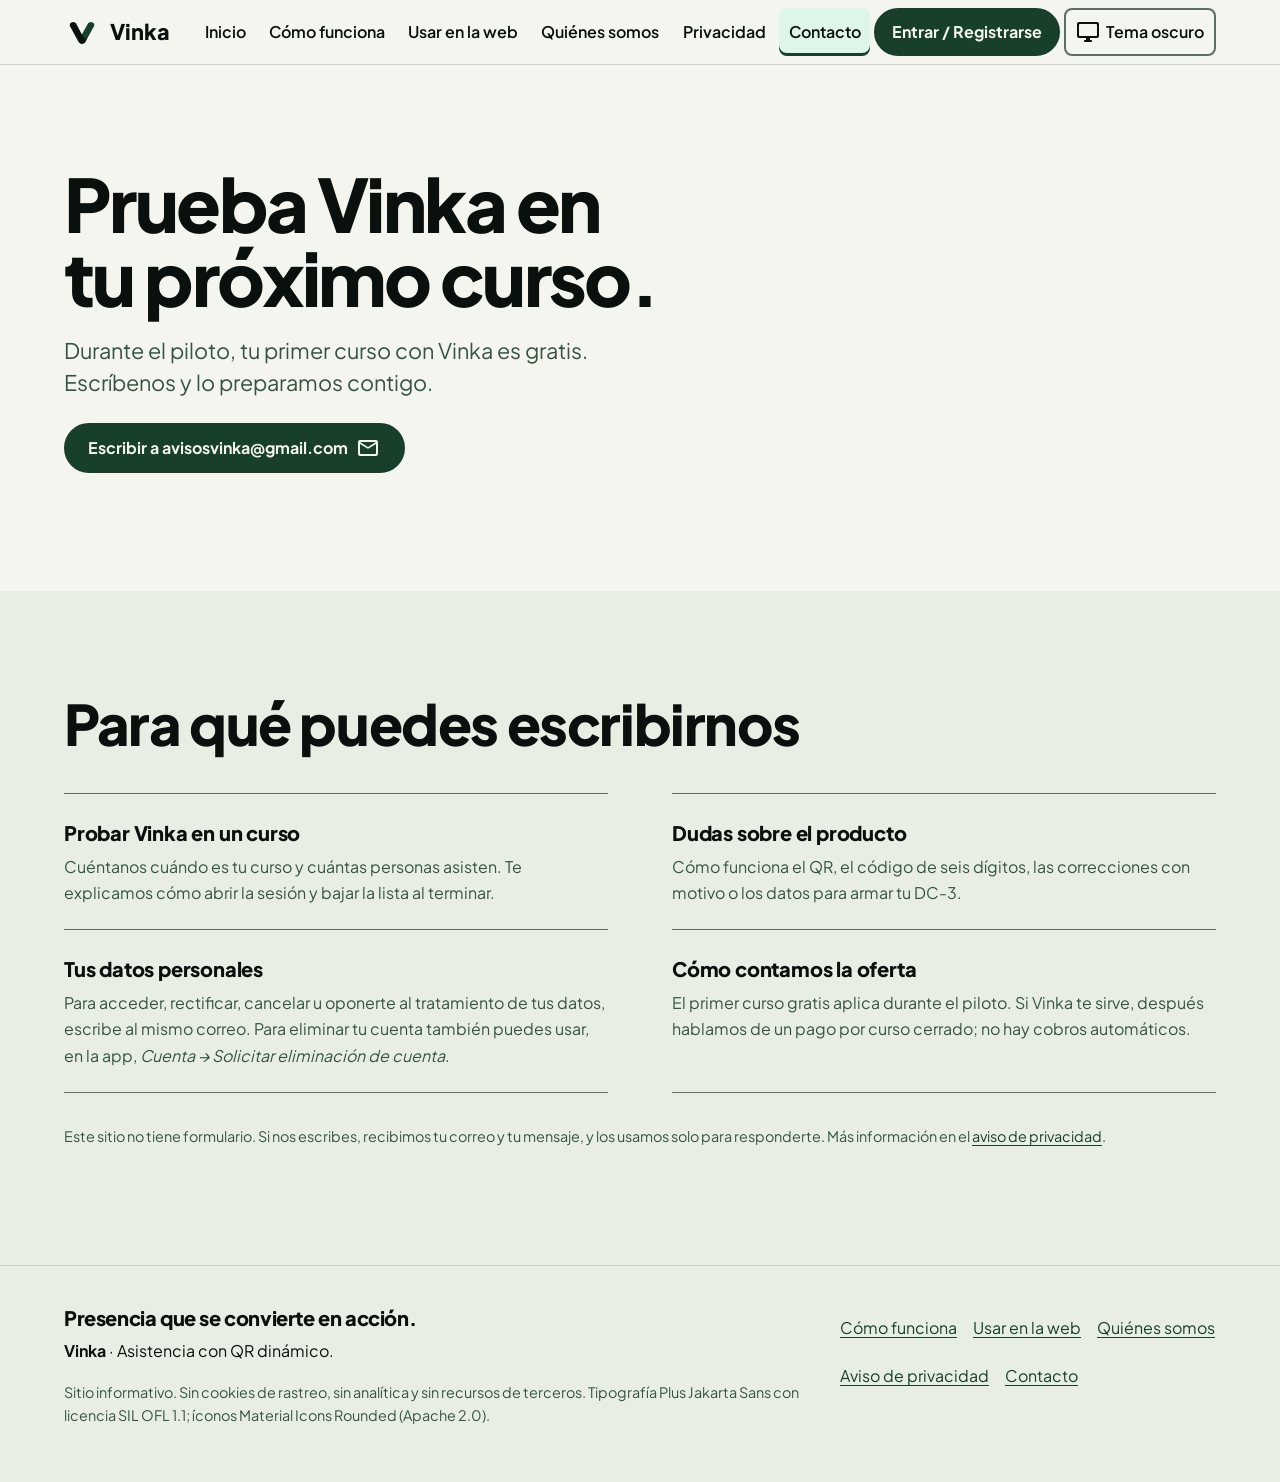
<file: contacto.html>
<!doctype html>
<html lang="es">
<head>
<meta charset="utf-8">
<meta name="viewport" content="width=device-width, initial-scale=1">
<title>Contacto · Vinka</title>
<meta name="description" content="Contacto de Vinka. Los correos de contacto y privacidad están pendientes de completar por el responsable.">
<meta name="color-scheme" content="light dark">
<meta name="theme-color" content="#F5F5EF" media="(prefers-color-scheme: light)">
<meta name="theme-color" content="#0A100D" media="(prefers-color-scheme: dark)">
<meta property="og:type" content="website">
<meta property="og:locale" content="es_MX">
<meta property="og:site_name" content="Vinka">
<meta property="og:title" content="Contacto · Vinka">
<meta property="og:description" content="Contacto de Vinka. Los correos de contacto y privacidad están pendientes de completar por el responsable.">
<meta property="og:image" content="https://leoaramirez2003-alt.github.io/vinka-web/assets/img/vinka-og.png">
<meta property="og:image:width" content="1200">
<meta property="og:image:height" content="630">
<meta property="og:image:alt" content="Vinka: lista de asistencia que se llena sola, con su hora.">
<meta name="twitter:card" content="summary_large_image">
<link rel="icon" type="image/png" href="assets/brand/vinka_mark_on_light.png" media="(prefers-color-scheme: light)">
<link rel="icon" type="image/png" href="assets/brand/vinka_mark.png" media="(prefers-color-scheme: dark)">
<link rel="apple-touch-icon" href="assets/brand/vinka_mark_on_light.png">
<link rel="preload" href="assets/fonts/PlusJakartaSans-Regular.ttf" as="font" type="font/ttf" crossorigin>
<link rel="preload" href="assets/fonts/PlusJakartaSans-ExtraBold.ttf" as="font" type="font/ttf" crossorigin>
<link rel="stylesheet" href="assets/css/style.css">
<script>document.documentElement.classList.add('js');try{var t=localStorage.getItem('vinka-tema');if(t==='light'||t==='dark')document.documentElement.setAttribute('data-theme',t)}catch(e){}</script>
<script src="assets/js/site.js" defer></script>
</head>
<body>
<svg id="vinka-sprite" xmlns="http://www.w3.org/2000/svg" width="0" height="0" style="position:absolute" aria-hidden="true" focusable="false"><!-- Material Icons Rounded, Apache-2.0; ver ICONOS.md. -->
<symbol id="check-circle" viewBox="0 0 24 24" fill="currentColor"><path d="M12 2C6.48 2 2 6.48 2 12s4.48 10 10 10 10-4.48 10-10S17.52 2 12 2zM9.29 16.29 5.7 12.7c-.39-.39-.39-1.02 0-1.41.39-.39 1.02-.39 1.41 0L10 14.17l6.88-6.88c.39-.39 1.02-.39 1.41 0 .39.39.39 1.02 0 1.41l-7.59 7.59c-.38.39-1.02.39-1.41 0z"/></symbol>
<symbol id="schedule" viewBox="0 0 24 24" fill="currentColor"><path d="M11.99 2C6.47 2 2 6.48 2 12s4.47 10 9.99 10C17.52 22 22 17.52 22 12S17.52 2 11.99 2zM12 20c-4.42 0-8-3.58-8-8s3.58-8 8-8 8 3.58 8 8-3.58 8-8 8zm-.22-13h-.06c-.4 0-.72.32-.72.72v4.72c0 .35.18.68.49.86l4.15 2.49c.34.2.78.1.98-.24.21-.34.1-.79-.25-.99l-3.87-2.3V7.72c0-.4-.32-.72-.72-.72z"/></symbol>
<symbol id="cancel" viewBox="0 0 24 24" fill="currentColor"><path d="M12 2C6.47 2 2 6.47 2 12s4.47 10 10 10 10-4.47 10-10S17.53 2 12 2zm4.3 14.3c-.39.39-1.02.39-1.41 0L12 13.41 9.11 16.3c-.39.39-1.02.39-1.41 0-.39-.39-.39-1.02 0-1.41L10.59 12 7.7 9.11c-.39-.39-.39-1.02 0-1.41.39-.39 1.02-.39 1.41 0L12 10.59l2.89-2.89c.39-.39 1.02-.39 1.41 0 .39.39.39 1.02 0 1.41L13.41 12l2.89 2.89c.38.38.38 1.02 0 1.41z"/></symbol>
<symbol id="hourglass" viewBox="0 0 24 24" fill="currentColor"><path d="M8 2c-1.1 0-2 .9-2 2v3.17c0 .53.21 1.04.59 1.42L10 12l-3.42 3.42c-.37.38-.58.89-.58 1.42V20c0 1.1.9 2 2 2h8c1.1 0 2-.9 2-2v-3.16c0-.53-.21-1.04-.58-1.41L14 12l3.41-3.4c.38-.38.59-.89.59-1.42V4c0-1.1-.9-2-2-2H8zm8 14.5V19c0 .55-.45 1-1 1H9c-.55 0-1-.45-1-1v-2.5l4-4 4 4zm-4-5l-4-4V5c0-.55.45-1 1-1h6c.55 0 1 .45 1 1v2.5l-4 4z"/></symbol>
<symbol id="shield" viewBox="0 0 24 24" fill="currentColor"><path d="M11.19 1.36l-7 3.11C3.47 4.79 3 5.51 3 6.3V11c0 5.55 3.84 10.74 9 12 5.16-1.26 9-6.45 9-12V6.3c0-.79-.47-1.51-1.19-1.83l-7-3.11c-.51-.23-1.11-.23-1.62 0zm-1.9 14.93L6.7 13.7c-.39-.39-.39-1.02 0-1.41.39-.39 1.02-.39 1.41 0L10 14.17l5.88-5.88c.39-.39 1.02-.39 1.41 0 .39.39.39 1.02 0 1.41l-6.59 6.59c-.38.39-1.02.39-1.41 0z"/></symbol>
<symbol id="qr-code" viewBox="0 0 24 24" fill="currentColor"><path d="M15,21h-2v-2h2V21z M13,14h-2v5h2V14z M21,12h-2v4h2V12z M19,10h-2v2h2V10z M7,12H5v2h2V12z M5,10H3v2h2V10z M12,5h2V3h-2V5 z M4.5,4.5v3h3v-3H4.5z M8,9H4C3.45,9,3,8.55,3,8V4c0-0.55,0.45-1,1-1h4c0.55,0,1,0.45,1,1v4C9,8.55,8.55,9,8,9z M4.5,16.5v3h3v-3 H4.5z M8,21H4c-0.55,0-1-0.45-1-1v-4c0-0.55,0.45-1,1-1h4c0.55,0,1,0.45,1,1v4C9,20.55,8.55,21,8,21z M16.5,4.5v3h3v-3H16.5z M20,9 h-4c-0.55,0-1-0.45-1-1V4c0-0.55,0.45-1,1-1h4c0.55,0,1,0.45,1,1v4C21,8.55,20.55,9,20,9z M19,19v-3l-4,0v2h2v3h4v-2H19z M17,12 l-4,0v2h4V12z M13,10H7v2h2v2h2v-2h2V10z M14,9V7h-2V5h-2v4L14,9z M6.75,5.25h-1.5v1.5h1.5V5.25z M6.75,17.25h-1.5v1.5h1.5V17.25z M18.75,5.25h-1.5v1.5h1.5V5.25z"/></symbol>
<symbol id="mail" viewBox="0 0 24 24" fill="currentColor"><path d="M20 4H4c-1.1 0-1.99.9-1.99 2L2 18c0 1.1.9 2 2 2h16c1.1 0 2-.9 2-2V6c0-1.1-.9-2-2-2zm-1 14H5c-.55 0-1-.45-1-1V8l6.94 4.34c.65.41 1.47.41 2.12 0L20 8v9c0 .55-.45 1-1 1zm-7-7L4 6h16l-8 5z"/></symbol>
<symbol id="lock" viewBox="0 0 24 24" fill="currentColor"><path d="M18 8h-1V6c0-2.76-2.24-5-5-5S7 3.24 7 6v2H6c-1.1 0-2 .9-2 2v10c0 1.1.9 2 2 2h12c1.1 0 2-.9 2-2V10c0-1.1-.9-2-2-2zm-6 9c-1.1 0-2-.9-2-2s.9-2 2-2 2 .9 2 2-.9 2-2 2zM9 8V6c0-1.66 1.34-3 3-3s3 1.34 3 3v2H9z"/></symbol>
<symbol id="person" viewBox="0 0 24 24" fill="currentColor"><path d="M12 12c2.21 0 4-1.79 4-4s-1.79-4-4-4-4 1.79-4 4 1.79 4 4 4zm0 2c-2.67 0-8 1.34-8 4v1c0 .55.45 1 1 1h14c.55 0 1-.45 1-1v-1c0-2.66-5.33-4-8-4z"/></symbol>
<symbol id="arrow-forward" viewBox="0 0 24 24" fill="currentColor"><path d="M5 13h11.17l-4.88 4.88c-.39.39-.39 1.03 0 1.42.39.39 1.02.39 1.41 0l6.59-6.59c.39-.39.39-1.02 0-1.41l-6.58-6.6c-.39-.39-1.02-.39-1.41 0-.39.39-.39 1.02 0 1.41L16.17 11H5c-.55 0-1 .45-1 1s.45 1 1 1z"/></symbol>
<symbol id="error" viewBox="0 0 24 24" fill="currentColor"><path d="M12 7c.55 0 1 .45 1 1v4c0 .55-.45 1-1 1s-1-.45-1-1V8c0-.55.45-1 1-1zm-.01-5C6.47 2 2 6.48 2 12s4.47 10 9.99 10C17.52 22 22 17.52 22 12S17.52 2 11.99 2zM12 20c-4.42 0-8-3.58-8-8s3.58-8 8-8 8 3.58 8 8-3.58 8-8 8zm1-3h-2v-2h2v2z"/></symbol>
<symbol id="event" viewBox="0 0 24 24" fill="currentColor"><path d="M16 13h-3c-.55 0-1 .45-1 1v3c0 .55.45 1 1 1h3c.55 0 1-.45 1-1v-3c0-.55-.45-1-1-1zm0-10v1H8V3c0-.55-.45-1-1-1s-1 .45-1 1v1H5c-1.11 0-1.99.9-1.99 2L3 20c0 1.1.89 2 2 2h14c1.1 0 2-.9 2-2V6c0-1.1-.9-2-2-2h-1V3c0-.55-.45-1-1-1s-1 .45-1 1zm2 17H6c-.55 0-1-.45-1-1V9h14v10c0 .55-.45 1-1 1z"/></symbol>
<symbol id="link" viewBox="0 0 24 24" fill="currentColor"><path d="M17,7h-3c-0.55,0-1,0.45-1,1s0.45,1,1,1h3c1.65,0,3,1.35,3,3s-1.35,3-3,3h-3c-0.55,0-1,0.45-1,1c0,0.55,0.45,1,1,1h3 c2.76,0,5-2.24,5-5S19.76,7,17,7z M8,12c0,0.55,0.45,1,1,1h6c0.55,0,1-0.45,1-1s-0.45-1-1-1H9C8.45,11,8,11.45,8,12z M10,15H7 c-1.65,0-3-1.35-3-3s1.35-3,3-3h3c0.55,0,1-0.45,1-1s-0.45-1-1-1H7c-2.76,0-5,2.24-5,5s2.24,5,5,5h3c0.55,0,1-0.45,1-1 C11,15.45,10.55,15,10,15z"/></symbol>
<symbol id="desktop" viewBox="0 0 24 24" fill="currentColor"><path d="M21 2H3c-1.1 0-2 .9-2 2v12c0 1.1.9 2 2 2h7v2H9c-.55 0-1 .45-1 1s.45 1 1 1h6c.55 0 1-.45 1-1s-.45-1-1-1h-1v-2h7c1.1 0 2-.9 2-2V4c0-1.1-.9-2-2-2zm-1 14H4c-.55 0-1-.45-1-1V5c0-.55.45-1 1-1h16c.55 0 1 .45 1 1v10c0 .55-.45 1-1 1z"/></symbol>
<symbol id="logout" viewBox="0 0 24 24" fill="currentColor"><path d="M5,5h6c0.55,0,1-0.45,1-1v0c0-0.55-0.45-1-1-1H5C3.9,3,3,3.9,3,5v14c0,1.1,0.9,2,2,2h6c0.55,0,1-0.45,1-1v0 c0-0.55-0.45-1-1-1H5V5z"/><path d="M20.65,11.65l-2.79-2.79C17.54,8.54,17,8.76,17,9.21V11h-7c-0.55,0-1,0.45-1,1v0c0,0.55,0.45,1,1,1h7v1.79 c0,0.45,0.54,0.67,0.85,0.35l2.79-2.79C20.84,12.16,20.84,11.84,20.65,11.65z"/></symbol>
<symbol id="refresh" viewBox="0 0 24 24" fill="currentColor"><path d="M17.65 6.35c-1.63-1.63-3.94-2.57-6.48-2.31-3.67.37-6.69 3.35-7.1 7.02C3.52 15.91 7.27 20 12 20c3.19 0 5.93-1.87 7.21-4.56.32-.67-.16-1.44-.9-1.44-.37 0-.72.2-.88.53-1.13 2.43-3.84 3.97-6.8 3.31-2.22-.49-4.01-2.3-4.48-4.52C5.31 9.44 8.26 6 12 6c1.66 0 3.14.69 4.22 1.78l-1.51 1.51c-.63.63-.19 1.71.7 1.71H19c.55 0 1-.45 1-1V6.41c0-.89-1.08-1.34-1.71-.71l-.64.65z"/></symbol>
<symbol id="history" viewBox="0 0 24 24" fill="currentColor"><path d="M13.26 3C8.17 2.86 4 6.95 4 12H2.21c-.45 0-.67.54-.35.85l2.79 2.8c.2.2.51.2.71 0l2.79-2.8c.31-.31.09-.85-.36-.85H6c0-3.9 3.18-7.05 7.1-7 3.72.05 6.85 3.18 6.9 6.9.05 3.91-3.1 7.1-7 7.1-1.61 0-3.1-.55-4.28-1.48-.4-.31-.96-.28-1.32.08-.42.42-.39 1.13.08 1.49C9 20.29 10.91 21 13 21c5.05 0 9.14-4.17 9-9.26-.13-4.69-4.05-8.61-8.74-8.74zm-.51 5c-.41 0-.75.34-.75.75v3.68c0 .35.19.68.49.86l3.12 1.85c.36.21.82.09 1.03-.26.21-.36.09-.82-.26-1.03l-2.88-1.71v-3.4c0-.4-.34-.74-.75-.74z"/></symbol>
<symbol id="chevron-right" viewBox="0 0 24 24" fill="currentColor"><path d="M9.29 6.71c-.39.39-.39 1.02 0 1.41L13.17 12l-3.88 3.88c-.39.39-.39 1.02 0 1.41.39.39 1.02.39 1.41 0l4.59-4.59c.39-.39.39-1.02 0-1.41L10.7 6.7c-.38-.38-1.02-.38-1.41.01z"/></symbol></svg>
<a class="skip" href="#contenido">Saltar al contenido</a>
<header class="site-header">
<div class="wrap bar">
<a class="brand" href="index.html" aria-label="Vinka, inicio">
<img class="logo-light" src="assets/brand/vinka_mark_on_light.png" alt="" width="36" height="36">
<img class="logo-dark" src="assets/brand/vinka_mark.png" alt="" width="36" height="36">
<span>Vinka</span></a>
<nav class="nav" aria-label="Principal"><ul><li><a href="index.html">Inicio</a></li><li><a href="como-funciona.html">Cómo funciona</a></li><li><a href="usar-en-web.html">Usar en la web</a></li><li><a href="quienes-somos.html">Quiénes somos</a></li><li><a href="privacidad.html">Privacidad</a></li><li><a href="contacto.html" aria-current="page">Contacto</a></li></ul>
<a class="btn-login" href="https://vinka-api.onrender.com/portal">Entrar / Registrarse</a>
<button type="button" class="theme-btn" id="theme-btn"><svg class="icon" aria-hidden="true" focusable="false"><use href="#desktop"/></svg><span>Tema oscuro</span></button></nav>
</div>
</header>
<main id="contenido" tabindex="-1">

<section class="about-hero" aria-labelledby="titulo">
<div class="wrap">
<h1 id="titulo">Prueba Vinka en tu próximo curso.</h1>
<p class="lead">Durante el piloto, tu primer curso con Vinka es gratis. Escríbenos y lo preparamos contigo.</p>
<p class="cta-row"><a class="btn" href="mailto:avisosvinka@gmail.com?subject=Quiero%20probar%20Vinka%20en%20mi%20pr%C3%B3ximo%20curso">Escribir a avisosvinka@gmail.com <svg class="icon" aria-hidden="true" focusable="false"><use href="#mail"/></svg></a></p>
</div>
</section>

<section class="alt" aria-labelledby="h-vias">
<div class="wrap">
<h2 id="h-vias">Para qué puedes escribirnos</h2>
<dl class="values">
<div><dt>Probar Vinka en un curso</dt><dd>Cuéntanos cuándo es tu curso y cuántas personas asisten. Te explicamos cómo abrir la sesión y bajar la lista al terminar.</dd></div>
<div><dt>Dudas sobre el producto</dt><dd>Cómo funciona el QR, el código de seis dígitos, las correcciones con motivo o los datos para armar tu DC-3.</dd></div>
<div><dt>Tus datos personales</dt><dd>Para acceder, rectificar, cancelar u oponerte al tratamiento de tus datos, escribe al mismo correo. Para eliminar tu cuenta también puedes usar, en la app, <em>Cuenta → Solicitar eliminación de cuenta</em>.</dd></div>
<div><dt>Cómo contamos la oferta</dt><dd>El primer curso gratis aplica durante el piloto. Si Vinka te sirve, después hablamos de un pago por curso cerrado; no hay cobros automáticos.</dd></div>
</dl>
<p class="note" style="margin-top:2rem">Este sitio no tiene formulario. Si nos escribes, recibimos tu correo y tu mensaje, y los usamos solo para responderte. Más información en el <a href="privacidad.html">aviso de privacidad</a>.</p>
</div>
</section>

</main>
<footer class="site-footer">
<div class="wrap foot">
<div>
<p class="signature">Presencia que se convierte en acción.</p>
<p><strong>Vinka</strong> · Asistencia con QR dinámico.</p>
<p class="note">Sitio informativo. Sin cookies de rastreo, sin analítica y sin recursos de terceros. Tipografía Plus Jakarta Sans con licencia SIL OFL 1.1; íconos Material Icons Rounded (Apache 2.0).</p>
</div>
<nav aria-label="Pie de página"><ul>
<li><a href="como-funciona.html">Cómo funciona</a></li>
<li><a href="usar-en-web.html">Usar en la web</a></li>
<li><a href="quienes-somos.html">Quiénes somos</a></li>
<li><a href="privacidad.html">Aviso de privacidad</a></li>
<li><a href="contacto.html">Contacto</a></li>
</ul></nav>
</div>
</footer>
</body>
</html>
</file>
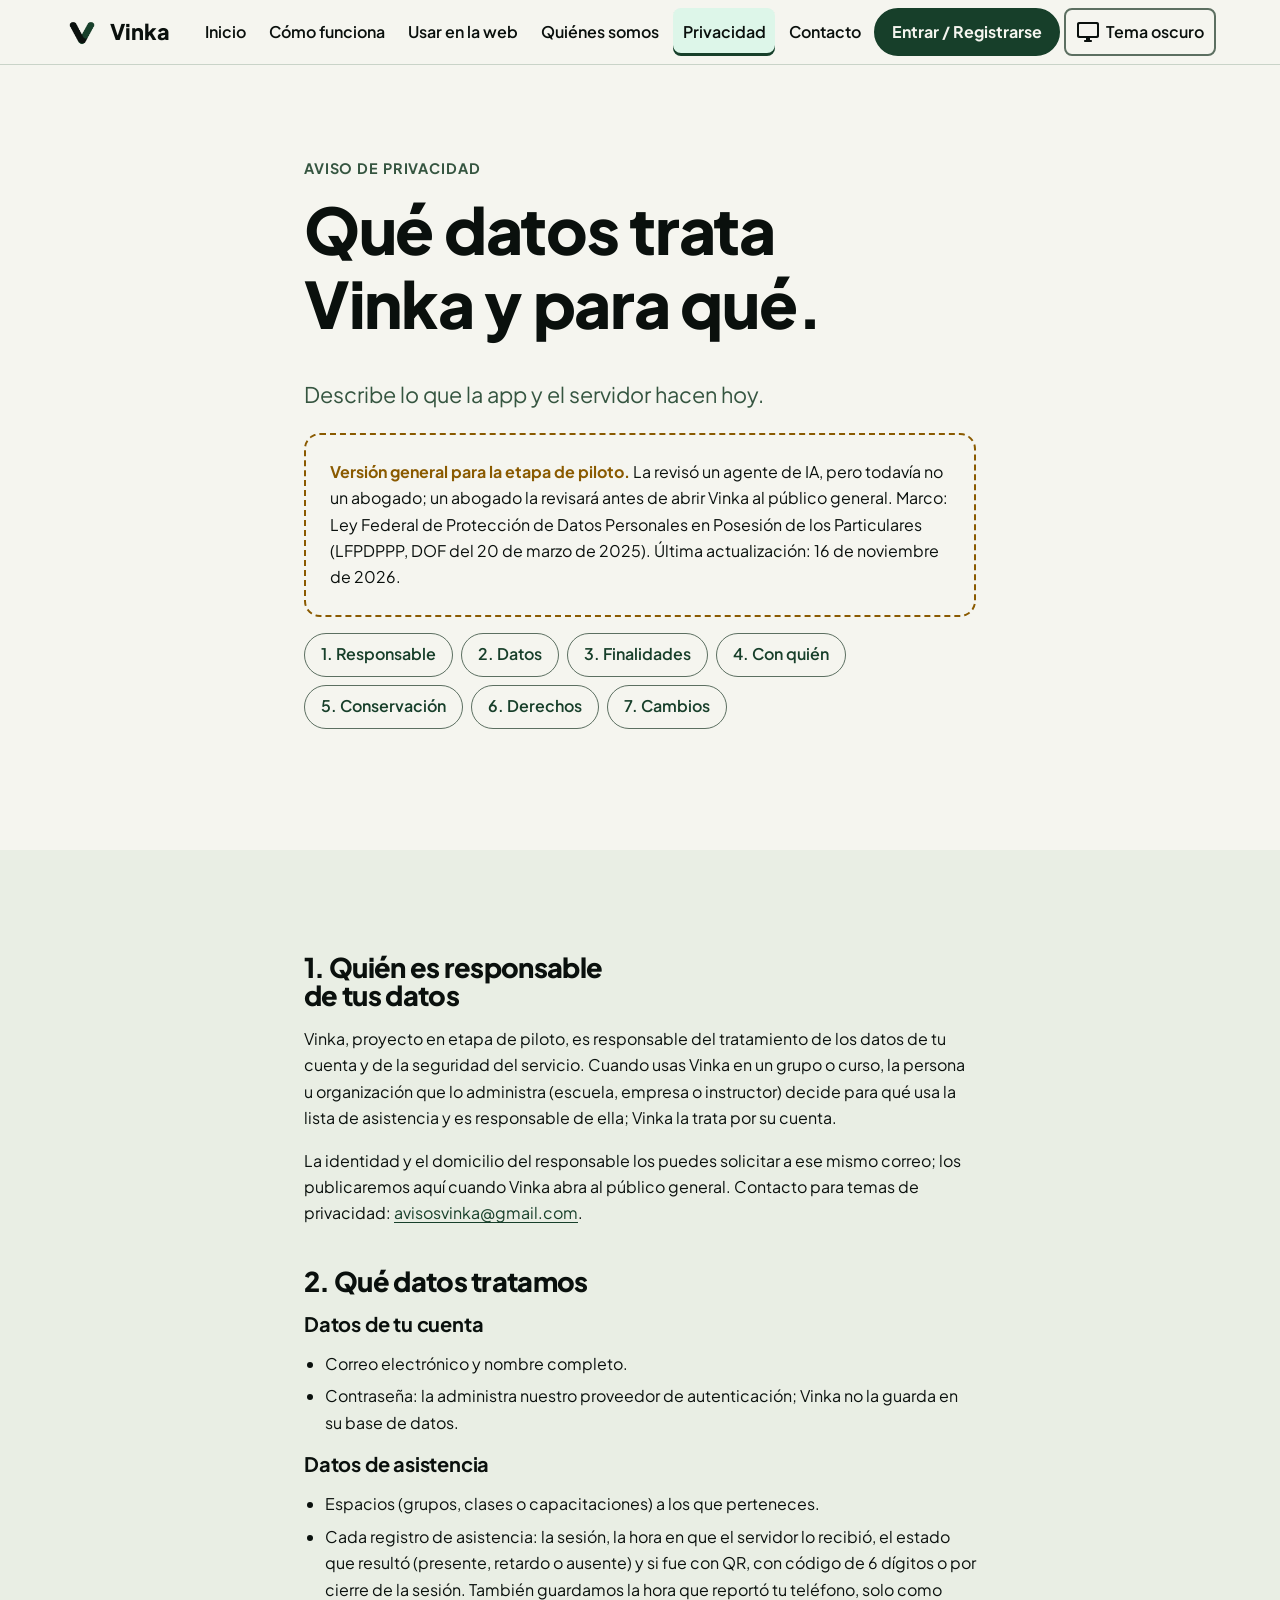
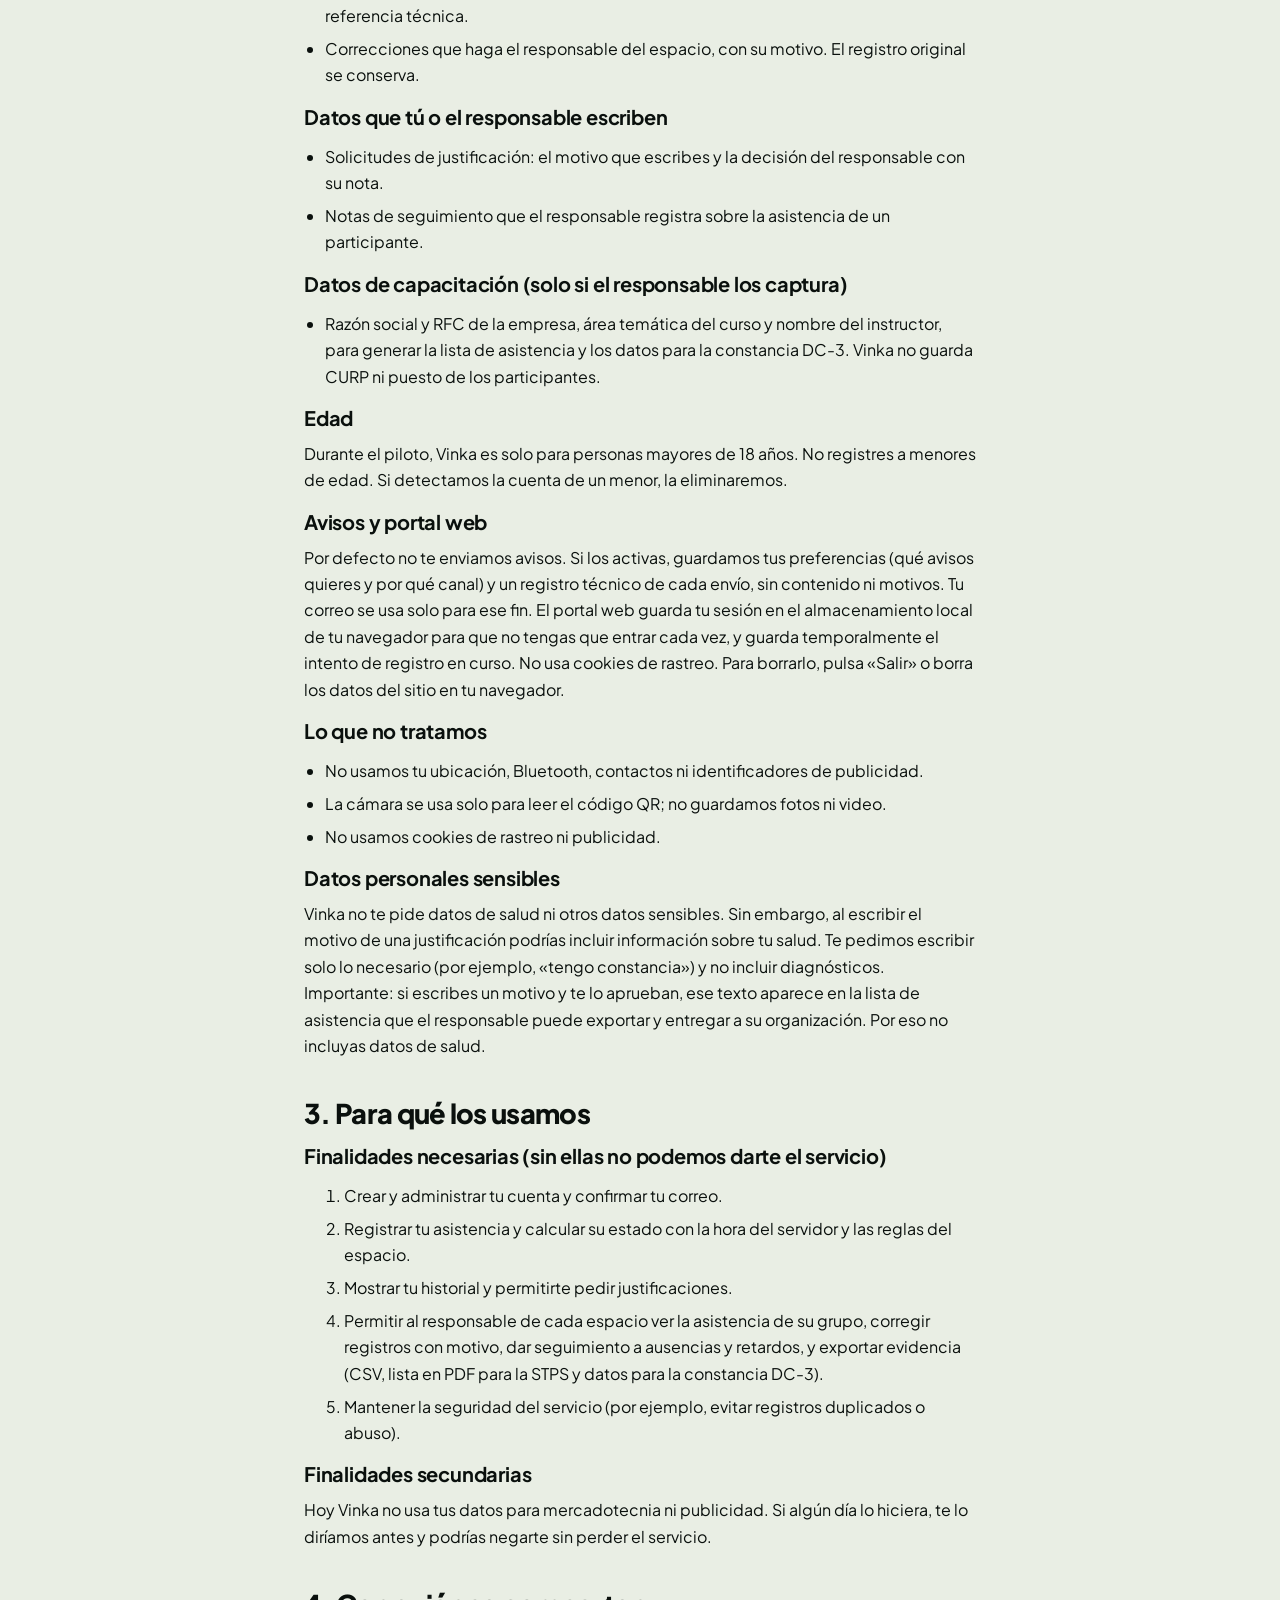
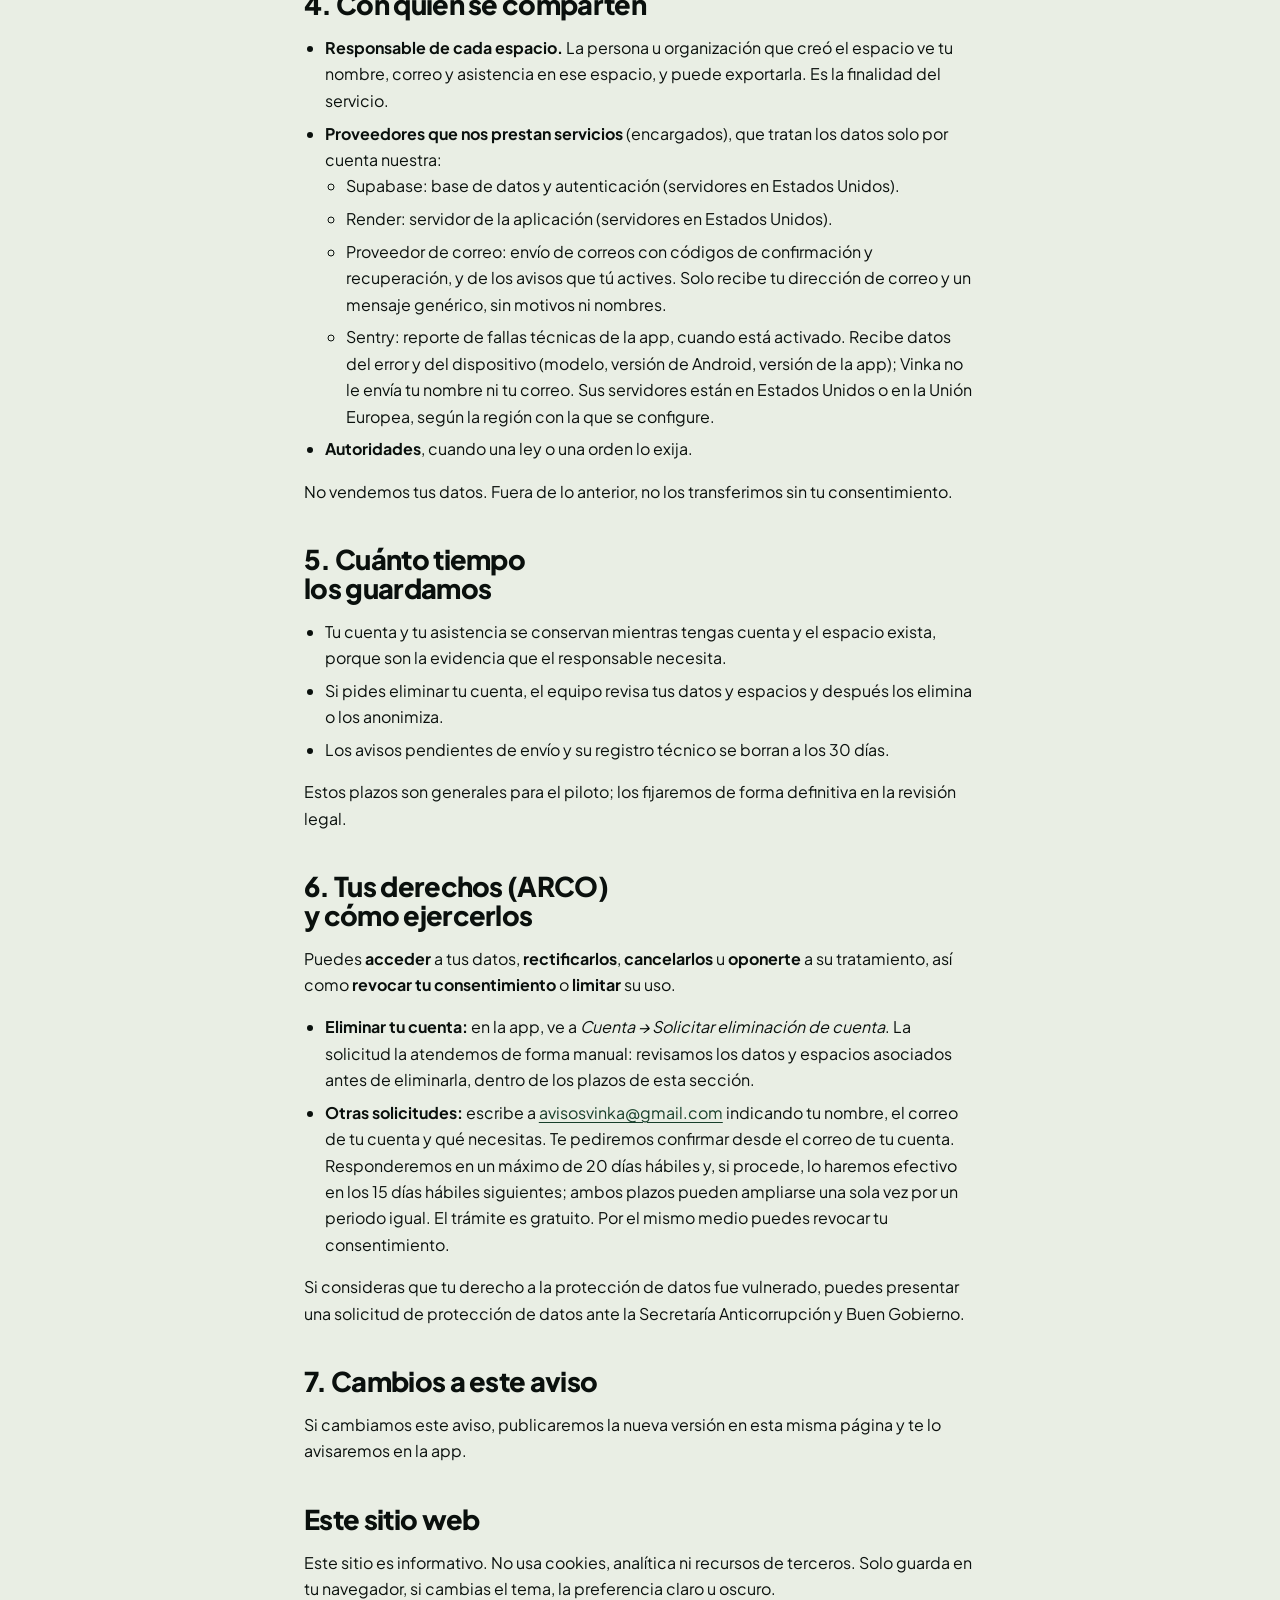
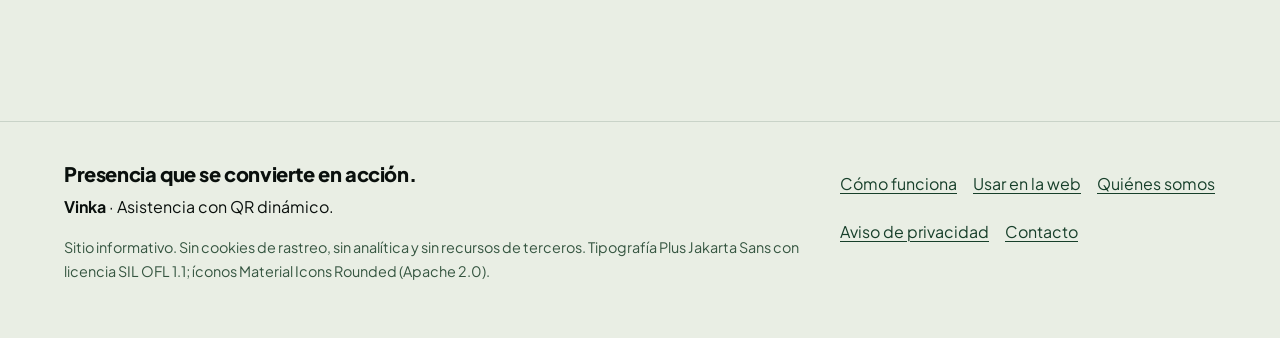
<file: privacidad.html>
<!doctype html>
<html lang="es">
<head>
<meta charset="utf-8">
<meta name="viewport" content="width=device-width, initial-scale=1">
<title>Aviso de privacidad · Vinka</title>
<meta name="description" content="Aviso de privacidad de Vinka (borrador en revisión): qué datos se tratan, para qué, con quién se comparten y cómo ejercer tus derechos ARCO.">
<meta name="color-scheme" content="light dark">
<meta name="theme-color" content="#F5F5EF" media="(prefers-color-scheme: light)">
<meta name="theme-color" content="#0A100D" media="(prefers-color-scheme: dark)">
<meta property="og:type" content="website">
<meta property="og:locale" content="es_MX">
<meta property="og:site_name" content="Vinka">
<meta property="og:title" content="Aviso de privacidad · Vinka">
<meta property="og:description" content="Aviso de privacidad de Vinka (borrador en revisión): qué datos se tratan, para qué, con quién se comparten y cómo ejercer tus derechos ARCO.">
<meta property="og:image" content="https://leoaramirez2003-alt.github.io/vinka-web/assets/img/vinka-og.png">
<meta property="og:image:width" content="1200">
<meta property="og:image:height" content="630">
<meta property="og:image:alt" content="Vinka: lista de asistencia que se llena sola, con su hora.">
<meta name="twitter:card" content="summary_large_image">
<link rel="icon" type="image/png" href="assets/brand/vinka_mark_on_light.png" media="(prefers-color-scheme: light)">
<link rel="icon" type="image/png" href="assets/brand/vinka_mark.png" media="(prefers-color-scheme: dark)">
<link rel="apple-touch-icon" href="assets/brand/vinka_mark_on_light.png">
<link rel="preload" href="assets/fonts/PlusJakartaSans-Regular.ttf" as="font" type="font/ttf" crossorigin>
<link rel="preload" href="assets/fonts/PlusJakartaSans-ExtraBold.ttf" as="font" type="font/ttf" crossorigin>
<link rel="stylesheet" href="assets/css/style.css">
<script>document.documentElement.classList.add('js');try{var t=localStorage.getItem('vinka-tema');if(t==='light'||t==='dark')document.documentElement.setAttribute('data-theme',t)}catch(e){}</script>
<script src="assets/js/site.js" defer></script>
</head>
<body>
<svg id="vinka-sprite" xmlns="http://www.w3.org/2000/svg" width="0" height="0" style="position:absolute" aria-hidden="true" focusable="false"><!-- Material Icons Rounded, Apache-2.0; ver ICONOS.md. -->
<symbol id="check-circle" viewBox="0 0 24 24" fill="currentColor"><path d="M12 2C6.48 2 2 6.48 2 12s4.48 10 10 10 10-4.48 10-10S17.52 2 12 2zM9.29 16.29 5.7 12.7c-.39-.39-.39-1.02 0-1.41.39-.39 1.02-.39 1.41 0L10 14.17l6.88-6.88c.39-.39 1.02-.39 1.41 0 .39.39.39 1.02 0 1.41l-7.59 7.59c-.38.39-1.02.39-1.41 0z"/></symbol>
<symbol id="schedule" viewBox="0 0 24 24" fill="currentColor"><path d="M11.99 2C6.47 2 2 6.48 2 12s4.47 10 9.99 10C17.52 22 22 17.52 22 12S17.52 2 11.99 2zM12 20c-4.42 0-8-3.58-8-8s3.58-8 8-8 8 3.58 8 8-3.58 8-8 8zm-.22-13h-.06c-.4 0-.72.32-.72.72v4.72c0 .35.18.68.49.86l4.15 2.49c.34.2.78.1.98-.24.21-.34.1-.79-.25-.99l-3.87-2.3V7.72c0-.4-.32-.72-.72-.72z"/></symbol>
<symbol id="cancel" viewBox="0 0 24 24" fill="currentColor"><path d="M12 2C6.47 2 2 6.47 2 12s4.47 10 10 10 10-4.47 10-10S17.53 2 12 2zm4.3 14.3c-.39.39-1.02.39-1.41 0L12 13.41 9.11 16.3c-.39.39-1.02.39-1.41 0-.39-.39-.39-1.02 0-1.41L10.59 12 7.7 9.11c-.39-.39-.39-1.02 0-1.41.39-.39 1.02-.39 1.41 0L12 10.59l2.89-2.89c.39-.39 1.02-.39 1.41 0 .39.39.39 1.02 0 1.41L13.41 12l2.89 2.89c.38.38.38 1.02 0 1.41z"/></symbol>
<symbol id="hourglass" viewBox="0 0 24 24" fill="currentColor"><path d="M8 2c-1.1 0-2 .9-2 2v3.17c0 .53.21 1.04.59 1.42L10 12l-3.42 3.42c-.37.38-.58.89-.58 1.42V20c0 1.1.9 2 2 2h8c1.1 0 2-.9 2-2v-3.16c0-.53-.21-1.04-.58-1.41L14 12l3.41-3.4c.38-.38.59-.89.59-1.42V4c0-1.1-.9-2-2-2H8zm8 14.5V19c0 .55-.45 1-1 1H9c-.55 0-1-.45-1-1v-2.5l4-4 4 4zm-4-5l-4-4V5c0-.55.45-1 1-1h6c.55 0 1 .45 1 1v2.5l-4 4z"/></symbol>
<symbol id="shield" viewBox="0 0 24 24" fill="currentColor"><path d="M11.19 1.36l-7 3.11C3.47 4.79 3 5.51 3 6.3V11c0 5.55 3.84 10.74 9 12 5.16-1.26 9-6.45 9-12V6.3c0-.79-.47-1.51-1.19-1.83l-7-3.11c-.51-.23-1.11-.23-1.62 0zm-1.9 14.93L6.7 13.7c-.39-.39-.39-1.02 0-1.41.39-.39 1.02-.39 1.41 0L10 14.17l5.88-5.88c.39-.39 1.02-.39 1.41 0 .39.39.39 1.02 0 1.41l-6.59 6.59c-.38.39-1.02.39-1.41 0z"/></symbol>
<symbol id="qr-code" viewBox="0 0 24 24" fill="currentColor"><path d="M15,21h-2v-2h2V21z M13,14h-2v5h2V14z M21,12h-2v4h2V12z M19,10h-2v2h2V10z M7,12H5v2h2V12z M5,10H3v2h2V10z M12,5h2V3h-2V5 z M4.5,4.5v3h3v-3H4.5z M8,9H4C3.45,9,3,8.55,3,8V4c0-0.55,0.45-1,1-1h4c0.55,0,1,0.45,1,1v4C9,8.55,8.55,9,8,9z M4.5,16.5v3h3v-3 H4.5z M8,21H4c-0.55,0-1-0.45-1-1v-4c0-0.55,0.45-1,1-1h4c0.55,0,1,0.45,1,1v4C9,20.55,8.55,21,8,21z M16.5,4.5v3h3v-3H16.5z M20,9 h-4c-0.55,0-1-0.45-1-1V4c0-0.55,0.45-1,1-1h4c0.55,0,1,0.45,1,1v4C21,8.55,20.55,9,20,9z M19,19v-3l-4,0v2h2v3h4v-2H19z M17,12 l-4,0v2h4V12z M13,10H7v2h2v2h2v-2h2V10z M14,9V7h-2V5h-2v4L14,9z M6.75,5.25h-1.5v1.5h1.5V5.25z M6.75,17.25h-1.5v1.5h1.5V17.25z M18.75,5.25h-1.5v1.5h1.5V5.25z"/></symbol>
<symbol id="mail" viewBox="0 0 24 24" fill="currentColor"><path d="M20 4H4c-1.1 0-1.99.9-1.99 2L2 18c0 1.1.9 2 2 2h16c1.1 0 2-.9 2-2V6c0-1.1-.9-2-2-2zm-1 14H5c-.55 0-1-.45-1-1V8l6.94 4.34c.65.41 1.47.41 2.12 0L20 8v9c0 .55-.45 1-1 1zm-7-7L4 6h16l-8 5z"/></symbol>
<symbol id="lock" viewBox="0 0 24 24" fill="currentColor"><path d="M18 8h-1V6c0-2.76-2.24-5-5-5S7 3.24 7 6v2H6c-1.1 0-2 .9-2 2v10c0 1.1.9 2 2 2h12c1.1 0 2-.9 2-2V10c0-1.1-.9-2-2-2zm-6 9c-1.1 0-2-.9-2-2s.9-2 2-2 2 .9 2 2-.9 2-2 2zM9 8V6c0-1.66 1.34-3 3-3s3 1.34 3 3v2H9z"/></symbol>
<symbol id="person" viewBox="0 0 24 24" fill="currentColor"><path d="M12 12c2.21 0 4-1.79 4-4s-1.79-4-4-4-4 1.79-4 4 1.79 4 4 4zm0 2c-2.67 0-8 1.34-8 4v1c0 .55.45 1 1 1h14c.55 0 1-.45 1-1v-1c0-2.66-5.33-4-8-4z"/></symbol>
<symbol id="arrow-forward" viewBox="0 0 24 24" fill="currentColor"><path d="M5 13h11.17l-4.88 4.88c-.39.39-.39 1.03 0 1.42.39.39 1.02.39 1.41 0l6.59-6.59c.39-.39.39-1.02 0-1.41l-6.58-6.6c-.39-.39-1.02-.39-1.41 0-.39.39-.39 1.02 0 1.41L16.17 11H5c-.55 0-1 .45-1 1s.45 1 1 1z"/></symbol>
<symbol id="error" viewBox="0 0 24 24" fill="currentColor"><path d="M12 7c.55 0 1 .45 1 1v4c0 .55-.45 1-1 1s-1-.45-1-1V8c0-.55.45-1 1-1zm-.01-5C6.47 2 2 6.48 2 12s4.47 10 9.99 10C17.52 22 22 17.52 22 12S17.52 2 11.99 2zM12 20c-4.42 0-8-3.58-8-8s3.58-8 8-8 8 3.58 8 8-3.58 8-8 8zm1-3h-2v-2h2v2z"/></symbol>
<symbol id="event" viewBox="0 0 24 24" fill="currentColor"><path d="M16 13h-3c-.55 0-1 .45-1 1v3c0 .55.45 1 1 1h3c.55 0 1-.45 1-1v-3c0-.55-.45-1-1-1zm0-10v1H8V3c0-.55-.45-1-1-1s-1 .45-1 1v1H5c-1.11 0-1.99.9-1.99 2L3 20c0 1.1.89 2 2 2h14c1.1 0 2-.9 2-2V6c0-1.1-.9-2-2-2h-1V3c0-.55-.45-1-1-1s-1 .45-1 1zm2 17H6c-.55 0-1-.45-1-1V9h14v10c0 .55-.45 1-1 1z"/></symbol>
<symbol id="link" viewBox="0 0 24 24" fill="currentColor"><path d="M17,7h-3c-0.55,0-1,0.45-1,1s0.45,1,1,1h3c1.65,0,3,1.35,3,3s-1.35,3-3,3h-3c-0.55,0-1,0.45-1,1c0,0.55,0.45,1,1,1h3 c2.76,0,5-2.24,5-5S19.76,7,17,7z M8,12c0,0.55,0.45,1,1,1h6c0.55,0,1-0.45,1-1s-0.45-1-1-1H9C8.45,11,8,11.45,8,12z M10,15H7 c-1.65,0-3-1.35-3-3s1.35-3,3-3h3c0.55,0,1-0.45,1-1s-0.45-1-1-1H7c-2.76,0-5,2.24-5,5s2.24,5,5,5h3c0.55,0,1-0.45,1-1 C11,15.45,10.55,15,10,15z"/></symbol>
<symbol id="desktop" viewBox="0 0 24 24" fill="currentColor"><path d="M21 2H3c-1.1 0-2 .9-2 2v12c0 1.1.9 2 2 2h7v2H9c-.55 0-1 .45-1 1s.45 1 1 1h6c.55 0 1-.45 1-1s-.45-1-1-1h-1v-2h7c1.1 0 2-.9 2-2V4c0-1.1-.9-2-2-2zm-1 14H4c-.55 0-1-.45-1-1V5c0-.55.45-1 1-1h16c.55 0 1 .45 1 1v10c0 .55-.45 1-1 1z"/></symbol>
<symbol id="logout" viewBox="0 0 24 24" fill="currentColor"><path d="M5,5h6c0.55,0,1-0.45,1-1v0c0-0.55-0.45-1-1-1H5C3.9,3,3,3.9,3,5v14c0,1.1,0.9,2,2,2h6c0.55,0,1-0.45,1-1v0 c0-0.55-0.45-1-1-1H5V5z"/><path d="M20.65,11.65l-2.79-2.79C17.54,8.54,17,8.76,17,9.21V11h-7c-0.55,0-1,0.45-1,1v0c0,0.55,0.45,1,1,1h7v1.79 c0,0.45,0.54,0.67,0.85,0.35l2.79-2.79C20.84,12.16,20.84,11.84,20.65,11.65z"/></symbol>
<symbol id="refresh" viewBox="0 0 24 24" fill="currentColor"><path d="M17.65 6.35c-1.63-1.63-3.94-2.57-6.48-2.31-3.67.37-6.69 3.35-7.1 7.02C3.52 15.91 7.27 20 12 20c3.19 0 5.93-1.87 7.21-4.56.32-.67-.16-1.44-.9-1.44-.37 0-.72.2-.88.53-1.13 2.43-3.84 3.97-6.8 3.31-2.22-.49-4.01-2.3-4.48-4.52C5.31 9.44 8.26 6 12 6c1.66 0 3.14.69 4.22 1.78l-1.51 1.51c-.63.63-.19 1.71.7 1.71H19c.55 0 1-.45 1-1V6.41c0-.89-1.08-1.34-1.71-.71l-.64.65z"/></symbol>
<symbol id="history" viewBox="0 0 24 24" fill="currentColor"><path d="M13.26 3C8.17 2.86 4 6.95 4 12H2.21c-.45 0-.67.54-.35.85l2.79 2.8c.2.2.51.2.71 0l2.79-2.8c.31-.31.09-.85-.36-.85H6c0-3.9 3.18-7.05 7.1-7 3.72.05 6.85 3.18 6.9 6.9.05 3.91-3.1 7.1-7 7.1-1.61 0-3.1-.55-4.28-1.48-.4-.31-.96-.28-1.32.08-.42.42-.39 1.13.08 1.49C9 20.29 10.91 21 13 21c5.05 0 9.14-4.17 9-9.26-.13-4.69-4.05-8.61-8.74-8.74zm-.51 5c-.41 0-.75.34-.75.75v3.68c0 .35.19.68.49.86l3.12 1.85c.36.21.82.09 1.03-.26.21-.36.09-.82-.26-1.03l-2.88-1.71v-3.4c0-.4-.34-.74-.75-.74z"/></symbol>
<symbol id="chevron-right" viewBox="0 0 24 24" fill="currentColor"><path d="M9.29 6.71c-.39.39-.39 1.02 0 1.41L13.17 12l-3.88 3.88c-.39.39-.39 1.02 0 1.41.39.39 1.02.39 1.41 0l4.59-4.59c.39-.39.39-1.02 0-1.41L10.7 6.7c-.38-.38-1.02-.38-1.41.01z"/></symbol></svg>
<a class="skip" href="#contenido">Saltar al contenido</a>
<header class="site-header">
<div class="wrap bar">
<a class="brand" href="index.html" aria-label="Vinka, inicio">
<img class="logo-light" src="assets/brand/vinka_mark_on_light.png" alt="" width="36" height="36">
<img class="logo-dark" src="assets/brand/vinka_mark.png" alt="" width="36" height="36">
<span>Vinka</span></a>
<nav class="nav" aria-label="Principal"><ul><li><a href="index.html">Inicio</a></li><li><a href="como-funciona.html">Cómo funciona</a></li><li><a href="usar-en-web.html">Usar en la web</a></li><li><a href="quienes-somos.html">Quiénes somos</a></li><li><a href="privacidad.html" aria-current="page">Privacidad</a></li><li><a href="contacto.html">Contacto</a></li></ul>
<a class="btn-login" href="https://vinka-api.onrender.com/portal">Entrar / Registrarse</a>
<button type="button" class="theme-btn" id="theme-btn"><svg class="icon" aria-hidden="true" focusable="false"><use href="#desktop"/></svg><span>Tema oscuro</span></button></nav>
</div>
</header>
<main id="contenido" tabindex="-1">

<section class="hero">
<div class="wrap prose">
<span class="eyebrow">Aviso de privacidad</span>
<h1>Qué datos trata Vinka y para qué.</h1>
<p class="lead">Describe lo que la app y el servidor hacen hoy.</p>
<div class="pending-block" role="note">
<p style="margin:0"><strong>Versión general para la etapa de piloto.</strong> La revisó un agente de IA, pero todavía no un abogado; un abogado la revisará antes de abrir Vinka al público general. Marco: Ley Federal de Protección de Datos Personales en Posesión de los Particulares (LFPDPPP, DOF del 20 de marzo de 2025). Última actualización: 16 de noviembre de 2026.</p>
</div>
<ul class="toc" aria-label="En este aviso">
<li><a href="#responsable">1. Responsable</a></li><li><a href="#datos">2. Datos</a></li><li><a href="#finalidades">3. Finalidades</a></li><li><a href="#compartir">4. Con quién</a></li><li><a href="#plazo">5. Conservación</a></li><li><a href="#arco">6. Derechos</a></li><li><a href="#cambios">7. Cambios</a></li>
</ul>
</div>
</section>
<section class="alt legal">
<div class="wrap prose">
<h2 id="responsable" style="margin-top:0">1. Quién es responsable de tus datos</h2>
<p>Vinka, proyecto en etapa de piloto, es responsable del tratamiento de los datos de tu cuenta y de la seguridad del servicio. Cuando usas Vinka en un grupo o curso, la persona u organización que lo administra (escuela, empresa o instructor) decide para qué usa la lista de asistencia y es responsable de ella; Vinka la trata por su cuenta.</p>
<p>La identidad y el domicilio del responsable los puedes solicitar a ese mismo correo; los publicaremos aquí cuando Vinka abra al público general. Contacto para temas de privacidad: <a href="mailto:avisosvinka@gmail.com">avisosvinka@gmail.com</a>.</p>

<h2 id="datos">2. Qué datos tratamos</h2>
<h3>Datos de tu cuenta</h3>
<ul><li>Correo electrónico y nombre completo.</li><li>Contraseña: la administra nuestro proveedor de autenticación; Vinka no la guarda en su base de datos.</li></ul>
<h3>Datos de asistencia</h3>
<ul>
<li>Espacios (grupos, clases o capacitaciones) a los que perteneces.</li>
<li>Cada registro de asistencia: la sesión, la hora en que el servidor lo recibió, el estado que resultó (presente, retardo o ausente) y si fue con QR, con código de 6 dígitos o por cierre de la sesión. También guardamos la hora que reportó tu teléfono, solo como referencia técnica.</li>
<li>Correcciones que haga el responsable del espacio, con su motivo. El registro original se conserva.</li>
</ul>
<h3>Datos que tú o el responsable escriben</h3>
<ul><li>Solicitudes de justificación: el motivo que escribes y la decisión del responsable con su nota.</li><li>Notas de seguimiento que el responsable registra sobre la asistencia de un participante.</li></ul>
<h3>Datos de capacitación (solo si el responsable los captura)</h3>
<ul><li>Razón social y RFC de la empresa, área temática del curso y nombre del instructor, para generar la lista de asistencia y los datos para la constancia DC-3. Vinka no guarda CURP ni puesto de los participantes.</li></ul>
<h3>Edad</h3>
<p>Durante el piloto, Vinka es solo para personas mayores de 18 años. No registres a menores de edad. Si detectamos la cuenta de un menor, la eliminaremos.</p>
<h3>Avisos y portal web</h3>
<p>Por defecto no te enviamos avisos. Si los activas, guardamos tus preferencias (qué avisos quieres y por qué canal) y un registro técnico de cada envío, sin contenido ni motivos. Tu correo se usa solo para ese fin. El portal web guarda tu sesión en el almacenamiento local de tu navegador para que no tengas que entrar cada vez, y guarda temporalmente el intento de registro en curso. No usa cookies de rastreo. Para borrarlo, pulsa «Salir» o borra los datos del sitio en tu navegador.</p>
<h3>Lo que no tratamos</h3>
<ul><li>No usamos tu ubicación, Bluetooth, contactos ni identificadores de publicidad.</li><li>La cámara se usa solo para leer el código QR; no guardamos fotos ni video.</li><li>No usamos cookies de rastreo ni publicidad.</li></ul>
<h3>Datos personales sensibles</h3>
<p>Vinka no te pide datos de salud ni otros datos sensibles. Sin embargo, al escribir el motivo de una justificación podrías incluir información sobre tu salud. Te pedimos escribir solo lo necesario (por ejemplo, «tengo constancia») y no incluir diagnósticos. Importante: si escribes un motivo y te lo aprueban, ese texto aparece en la lista de asistencia que el responsable puede exportar y entregar a su organización. Por eso no incluyas datos de salud.</p>

<h2 id="finalidades">3. Para qué los usamos</h2>
<h3>Finalidades necesarias (sin ellas no podemos darte el servicio)</h3>
<ol>
<li>Crear y administrar tu cuenta y confirmar tu correo.</li>
<li>Registrar tu asistencia y calcular su estado con la hora del servidor y las reglas del espacio.</li>
<li>Mostrar tu historial y permitirte pedir justificaciones.</li>
<li>Permitir al responsable de cada espacio ver la asistencia de su grupo, corregir registros con motivo, dar seguimiento a ausencias y retardos, y exportar evidencia (CSV, lista en PDF para la STPS y datos para la constancia DC-3).</li>
<li>Mantener la seguridad del servicio (por ejemplo, evitar registros duplicados o abuso).</li>
</ol>
<h3>Finalidades secundarias</h3>
<p>Hoy Vinka no usa tus datos para mercadotecnia ni publicidad. Si algún día lo hiciera, te lo diríamos antes y podrías negarte sin perder el servicio.</p>

<h2 id="compartir">4. Con quién se comparten</h2>
<ul>
<li><strong>Responsable de cada espacio.</strong> La persona u organización que creó el espacio ve tu nombre, correo y asistencia en ese espacio, y puede exportarla. Es la finalidad del servicio.</li>
<li><strong>Proveedores que nos prestan servicios</strong> (encargados), que tratan los datos solo por cuenta nuestra:
<ul>
<li>Supabase: base de datos y autenticación (servidores en Estados Unidos).</li>
<li>Render: servidor de la aplicación (servidores en Estados Unidos).</li>
<li>Proveedor de correo: envío de correos con códigos de confirmación y recuperación, y de los avisos que tú actives. Solo recibe tu dirección de correo y un mensaje genérico, sin motivos ni nombres.</li>
<li>Sentry: reporte de fallas técnicas de la app, cuando está activado. Recibe datos del error y del dispositivo (modelo, versión de Android, versión de la app); Vinka no le envía tu nombre ni tu correo. Sus servidores están en Estados Unidos o en la Unión Europea, según la región con la que se configure.</li>
</ul></li>
<li><strong>Autoridades</strong>, cuando una ley o una orden lo exija.</li>
</ul>
<p>No vendemos tus datos. Fuera de lo anterior, no los transferimos sin tu consentimiento.</p>

<h2 id="plazo">5. Cuánto tiempo los guardamos</h2>
<ul><li>Tu cuenta y tu asistencia se conservan mientras tengas cuenta y el espacio exista, porque son la evidencia que el responsable necesita.</li><li>Si pides eliminar tu cuenta, el equipo revisa tus datos y espacios y después los elimina o los anonimiza.</li><li>Los avisos pendientes de envío y su registro técnico se borran a los 30 días.</li></ul><p>Estos plazos son generales para el piloto; los fijaremos de forma definitiva en la revisión legal.</p>

<h2 id="arco">6. Tus derechos (ARCO) y cómo ejercerlos</h2>
<p>Puedes <strong>acceder</strong> a tus datos, <strong>rectificarlos</strong>, <strong>cancelarlos</strong> u <strong>oponerte</strong> a su tratamiento, así como <strong>revocar tu consentimiento</strong> o <strong>limitar</strong> su uso.</p>
<ul>
<li><strong>Eliminar tu cuenta:</strong> en la app, ve a <em>Cuenta → Solicitar eliminación de cuenta</em>. La solicitud la atendemos de forma manual: revisamos los datos y espacios asociados antes de eliminarla, dentro de los plazos de esta sección.</li>
<li><strong>Otras solicitudes:</strong> escribe a <a href="mailto:avisosvinka@gmail.com">avisosvinka@gmail.com</a> indicando tu nombre, el correo de tu cuenta y qué necesitas. Te pediremos confirmar desde el correo de tu cuenta. Responderemos en un máximo de 20 días hábiles y, si procede, lo haremos efectivo en los 15 días hábiles siguientes; ambos plazos pueden ampliarse una sola vez por un periodo igual. El trámite es gratuito. Por el mismo medio puedes revocar tu consentimiento.</li>
</ul>
<p>Si consideras que tu derecho a la protección de datos fue vulnerado, puedes presentar una solicitud de protección de datos ante la Secretaría Anticorrupción y Buen Gobierno.</p>

<h2 id="cambios">7. Cambios a este aviso</h2>
<p>Si cambiamos este aviso, publicaremos la nueva versión en esta misma página y te lo avisaremos en la app.</p>

<h2>Este sitio web</h2>
<p>Este sitio es informativo. No usa cookies, analítica ni recursos de terceros. Solo guarda en tu navegador, si cambias el tema, la preferencia claro u oscuro.</p>
</div>
</section>

</main>
<footer class="site-footer">
<div class="wrap foot">
<div>
<p class="signature">Presencia que se convierte en acción.</p>
<p><strong>Vinka</strong> · Asistencia con QR dinámico.</p>
<p class="note">Sitio informativo. Sin cookies de rastreo, sin analítica y sin recursos de terceros. Tipografía Plus Jakarta Sans con licencia SIL OFL 1.1; íconos Material Icons Rounded (Apache 2.0).</p>
</div>
<nav aria-label="Pie de página"><ul>
<li><a href="como-funciona.html">Cómo funciona</a></li>
<li><a href="usar-en-web.html">Usar en la web</a></li>
<li><a href="quienes-somos.html">Quiénes somos</a></li>
<li><a href="privacidad.html">Aviso de privacidad</a></li>
<li><a href="contacto.html">Contacto</a></li>
</ul></nav>
</div>
</footer>
</body>
</html>
</file>
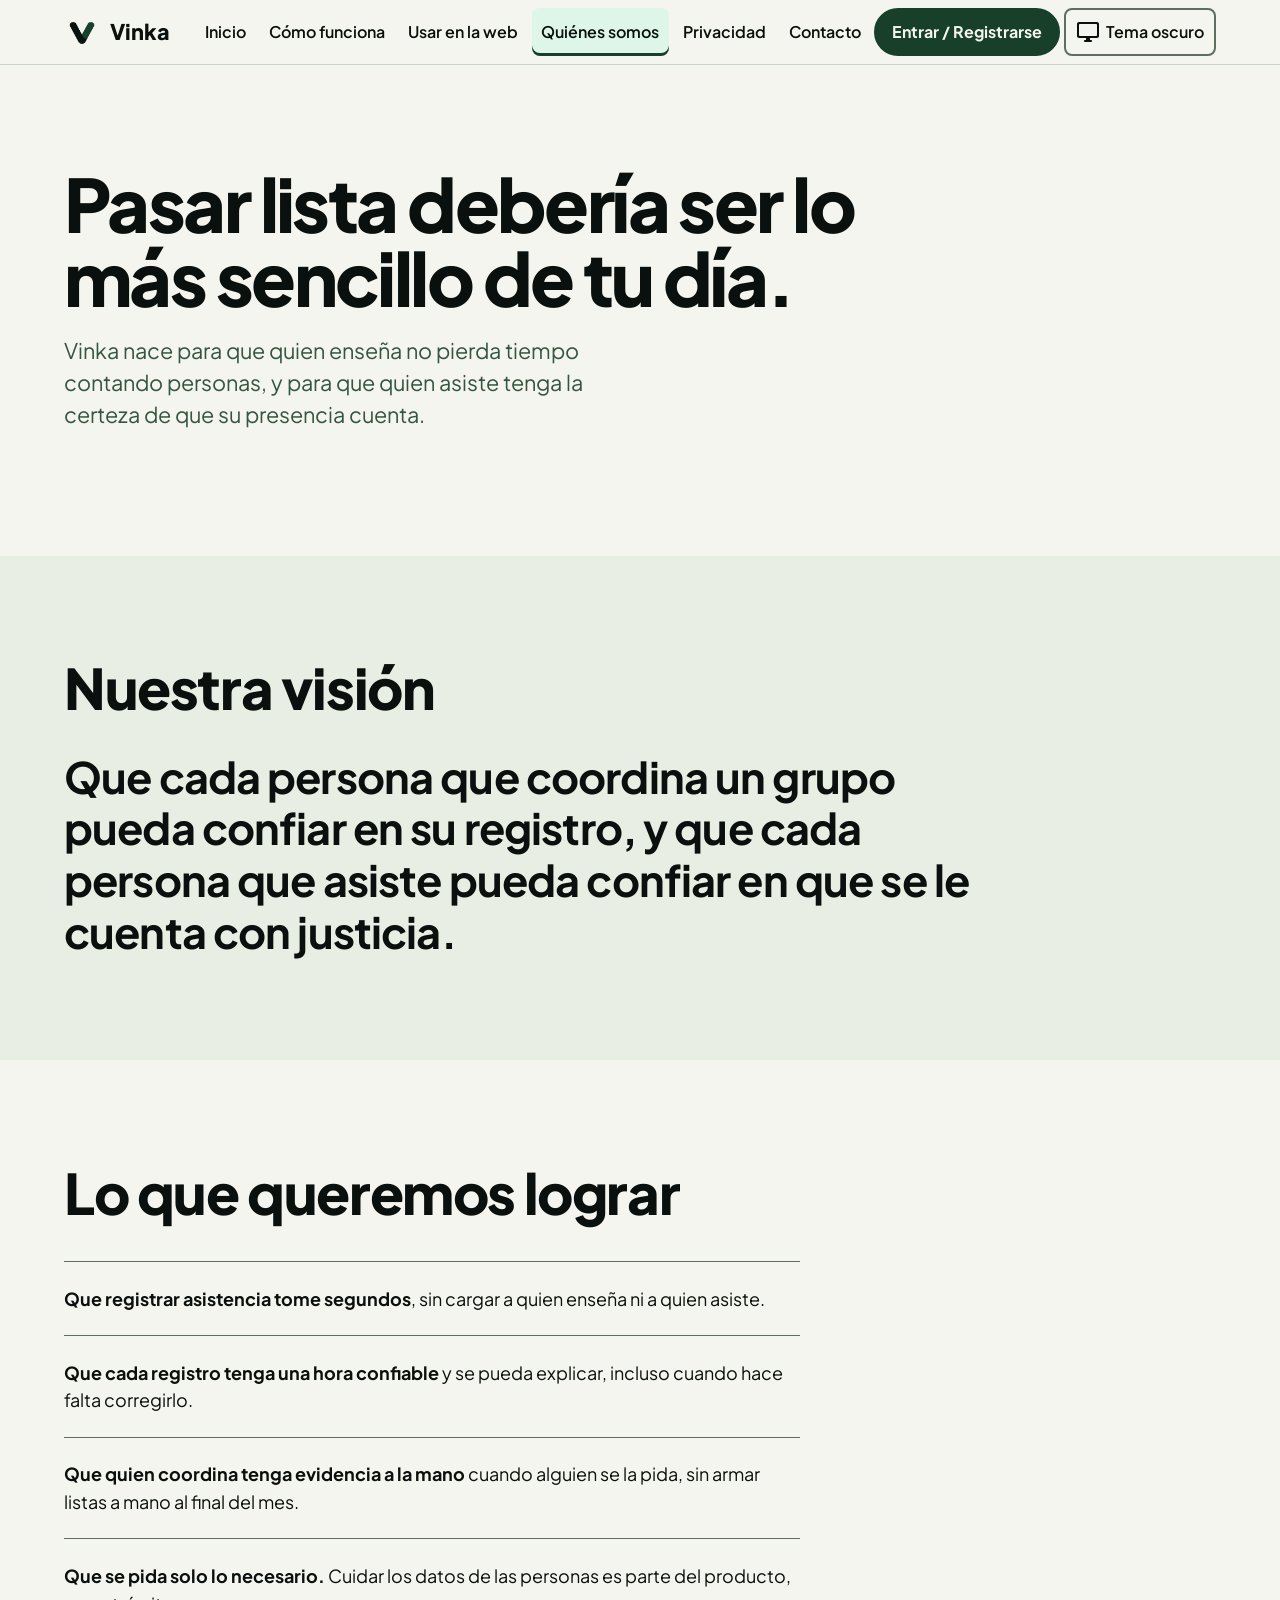
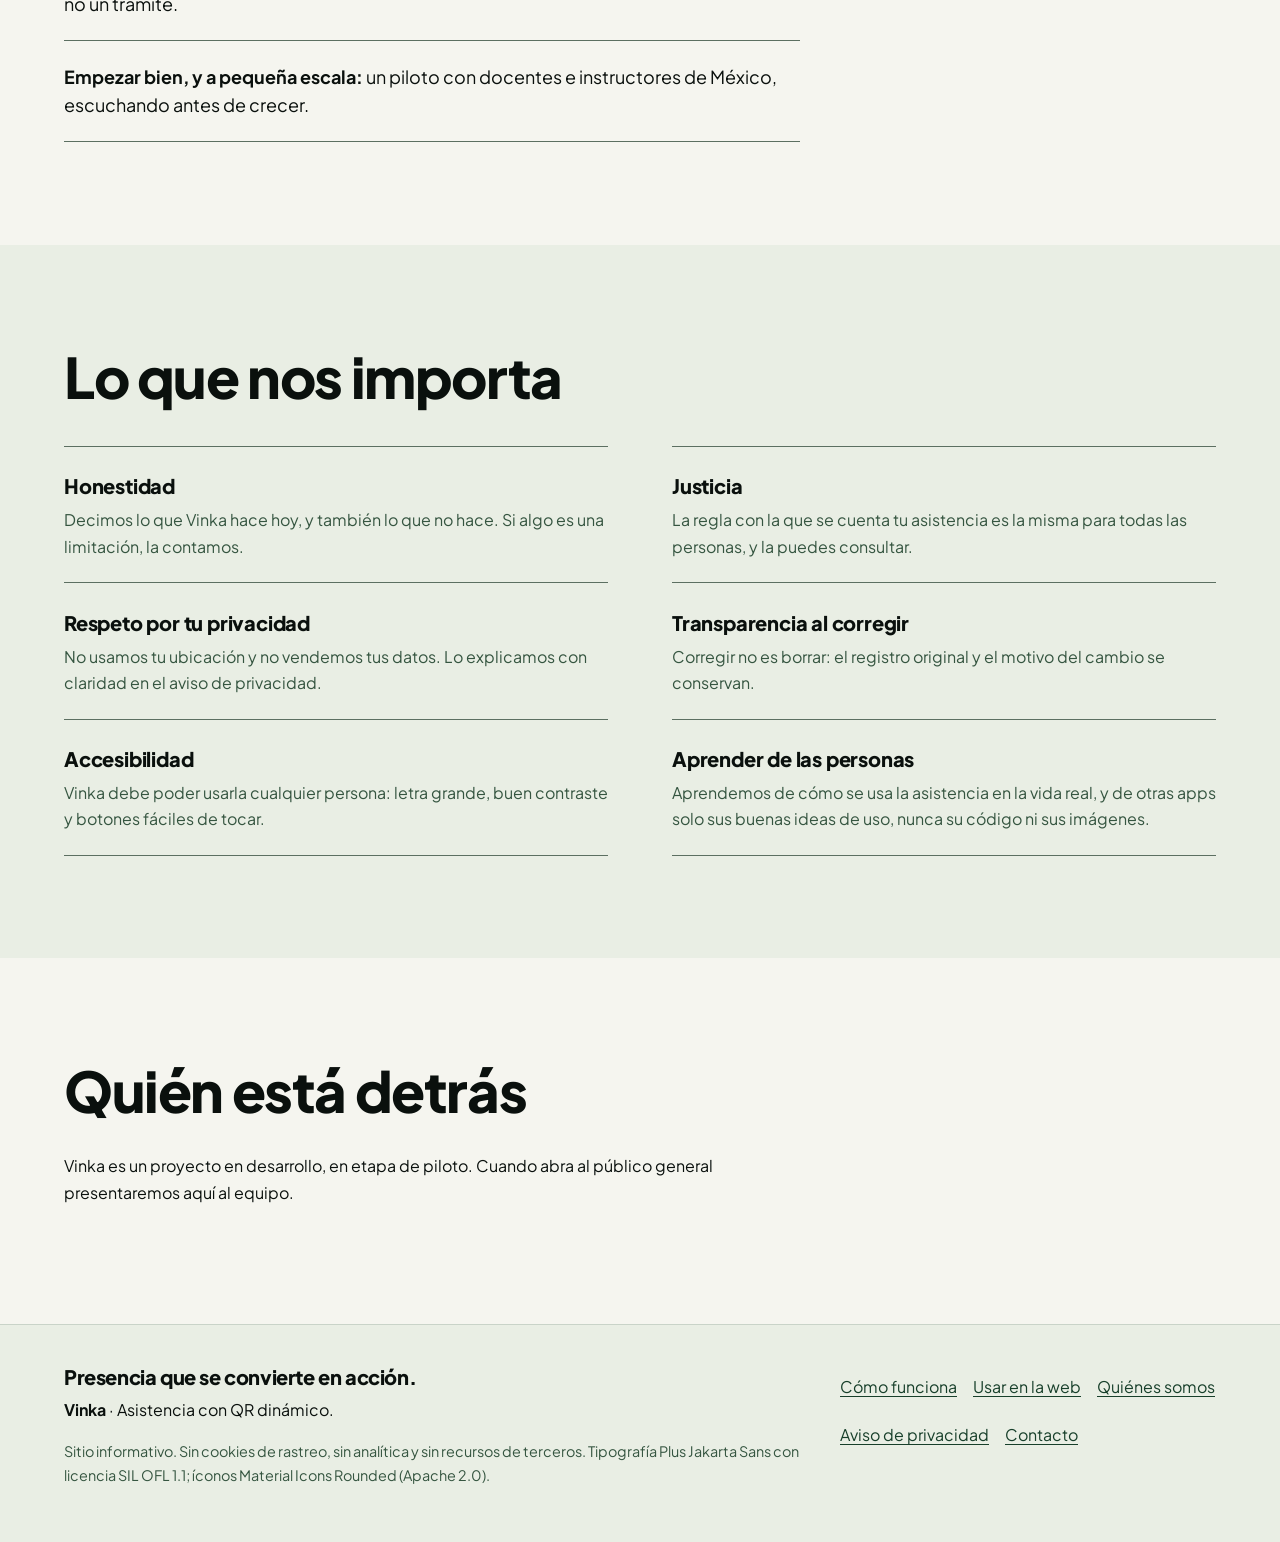
<file: quienes-somos.html>
<!doctype html>
<html lang="es">
<head>
<meta charset="utf-8">
<meta name="viewport" content="width=device-width, initial-scale=1">
<title>Quiénes somos · Vinka</title>
<meta name="description" content="Vinka es una app de asistencia con QR dinámico. Conoce los hechos del proyecto y quién lidera el backend y la base de datos.">
<meta name="color-scheme" content="light dark">
<meta name="theme-color" content="#F5F5EF" media="(prefers-color-scheme: light)">
<meta name="theme-color" content="#0A100D" media="(prefers-color-scheme: dark)">
<meta property="og:type" content="website">
<meta property="og:locale" content="es_MX">
<meta property="og:site_name" content="Vinka">
<meta property="og:title" content="Quiénes somos · Vinka">
<meta property="og:description" content="Vinka es una app de asistencia con QR dinámico. Conoce los hechos del proyecto y quién lidera el backend y la base de datos.">
<meta property="og:image" content="https://leoaramirez2003-alt.github.io/vinka-web/assets/img/vinka-og.png">
<meta property="og:image:width" content="1200">
<meta property="og:image:height" content="630">
<meta property="og:image:alt" content="Vinka: lista de asistencia que se llena sola, con su hora.">
<meta name="twitter:card" content="summary_large_image">
<link rel="icon" type="image/png" href="assets/brand/vinka_mark_on_light.png" media="(prefers-color-scheme: light)">
<link rel="icon" type="image/png" href="assets/brand/vinka_mark.png" media="(prefers-color-scheme: dark)">
<link rel="apple-touch-icon" href="assets/brand/vinka_mark_on_light.png">
<link rel="preload" href="assets/fonts/PlusJakartaSans-Regular.ttf" as="font" type="font/ttf" crossorigin>
<link rel="preload" href="assets/fonts/PlusJakartaSans-ExtraBold.ttf" as="font" type="font/ttf" crossorigin>
<link rel="stylesheet" href="assets/css/style.css">
<script>document.documentElement.classList.add('js');try{var t=localStorage.getItem('vinka-tema');if(t==='light'||t==='dark')document.documentElement.setAttribute('data-theme',t)}catch(e){}</script>
<script src="assets/js/site.js" defer></script>
</head>
<body>
<svg id="vinka-sprite" xmlns="http://www.w3.org/2000/svg" width="0" height="0" style="position:absolute" aria-hidden="true" focusable="false"><!-- Material Icons Rounded, Apache-2.0; ver ICONOS.md. -->
<symbol id="check-circle" viewBox="0 0 24 24" fill="currentColor"><path d="M12 2C6.48 2 2 6.48 2 12s4.48 10 10 10 10-4.48 10-10S17.52 2 12 2zM9.29 16.29 5.7 12.7c-.39-.39-.39-1.02 0-1.41.39-.39 1.02-.39 1.41 0L10 14.17l6.88-6.88c.39-.39 1.02-.39 1.41 0 .39.39.39 1.02 0 1.41l-7.59 7.59c-.38.39-1.02.39-1.41 0z"/></symbol>
<symbol id="schedule" viewBox="0 0 24 24" fill="currentColor"><path d="M11.99 2C6.47 2 2 6.48 2 12s4.47 10 9.99 10C17.52 22 22 17.52 22 12S17.52 2 11.99 2zM12 20c-4.42 0-8-3.58-8-8s3.58-8 8-8 8 3.58 8 8-3.58 8-8 8zm-.22-13h-.06c-.4 0-.72.32-.72.72v4.72c0 .35.18.68.49.86l4.15 2.49c.34.2.78.1.98-.24.21-.34.1-.79-.25-.99l-3.87-2.3V7.72c0-.4-.32-.72-.72-.72z"/></symbol>
<symbol id="cancel" viewBox="0 0 24 24" fill="currentColor"><path d="M12 2C6.47 2 2 6.47 2 12s4.47 10 10 10 10-4.47 10-10S17.53 2 12 2zm4.3 14.3c-.39.39-1.02.39-1.41 0L12 13.41 9.11 16.3c-.39.39-1.02.39-1.41 0-.39-.39-.39-1.02 0-1.41L10.59 12 7.7 9.11c-.39-.39-.39-1.02 0-1.41.39-.39 1.02-.39 1.41 0L12 10.59l2.89-2.89c.39-.39 1.02-.39 1.41 0 .39.39.39 1.02 0 1.41L13.41 12l2.89 2.89c.38.38.38 1.02 0 1.41z"/></symbol>
<symbol id="hourglass" viewBox="0 0 24 24" fill="currentColor"><path d="M8 2c-1.1 0-2 .9-2 2v3.17c0 .53.21 1.04.59 1.42L10 12l-3.42 3.42c-.37.38-.58.89-.58 1.42V20c0 1.1.9 2 2 2h8c1.1 0 2-.9 2-2v-3.16c0-.53-.21-1.04-.58-1.41L14 12l3.41-3.4c.38-.38.59-.89.59-1.42V4c0-1.1-.9-2-2-2H8zm8 14.5V19c0 .55-.45 1-1 1H9c-.55 0-1-.45-1-1v-2.5l4-4 4 4zm-4-5l-4-4V5c0-.55.45-1 1-1h6c.55 0 1 .45 1 1v2.5l-4 4z"/></symbol>
<symbol id="shield" viewBox="0 0 24 24" fill="currentColor"><path d="M11.19 1.36l-7 3.11C3.47 4.79 3 5.51 3 6.3V11c0 5.55 3.84 10.74 9 12 5.16-1.26 9-6.45 9-12V6.3c0-.79-.47-1.51-1.19-1.83l-7-3.11c-.51-.23-1.11-.23-1.62 0zm-1.9 14.93L6.7 13.7c-.39-.39-.39-1.02 0-1.41.39-.39 1.02-.39 1.41 0L10 14.17l5.88-5.88c.39-.39 1.02-.39 1.41 0 .39.39.39 1.02 0 1.41l-6.59 6.59c-.38.39-1.02.39-1.41 0z"/></symbol>
<symbol id="qr-code" viewBox="0 0 24 24" fill="currentColor"><path d="M15,21h-2v-2h2V21z M13,14h-2v5h2V14z M21,12h-2v4h2V12z M19,10h-2v2h2V10z M7,12H5v2h2V12z M5,10H3v2h2V10z M12,5h2V3h-2V5 z M4.5,4.5v3h3v-3H4.5z M8,9H4C3.45,9,3,8.55,3,8V4c0-0.55,0.45-1,1-1h4c0.55,0,1,0.45,1,1v4C9,8.55,8.55,9,8,9z M4.5,16.5v3h3v-3 H4.5z M8,21H4c-0.55,0-1-0.45-1-1v-4c0-0.55,0.45-1,1-1h4c0.55,0,1,0.45,1,1v4C9,20.55,8.55,21,8,21z M16.5,4.5v3h3v-3H16.5z M20,9 h-4c-0.55,0-1-0.45-1-1V4c0-0.55,0.45-1,1-1h4c0.55,0,1,0.45,1,1v4C21,8.55,20.55,9,20,9z M19,19v-3l-4,0v2h2v3h4v-2H19z M17,12 l-4,0v2h4V12z M13,10H7v2h2v2h2v-2h2V10z M14,9V7h-2V5h-2v4L14,9z M6.75,5.25h-1.5v1.5h1.5V5.25z M6.75,17.25h-1.5v1.5h1.5V17.25z M18.75,5.25h-1.5v1.5h1.5V5.25z"/></symbol>
<symbol id="mail" viewBox="0 0 24 24" fill="currentColor"><path d="M20 4H4c-1.1 0-1.99.9-1.99 2L2 18c0 1.1.9 2 2 2h16c1.1 0 2-.9 2-2V6c0-1.1-.9-2-2-2zm-1 14H5c-.55 0-1-.45-1-1V8l6.94 4.34c.65.41 1.47.41 2.12 0L20 8v9c0 .55-.45 1-1 1zm-7-7L4 6h16l-8 5z"/></symbol>
<symbol id="lock" viewBox="0 0 24 24" fill="currentColor"><path d="M18 8h-1V6c0-2.76-2.24-5-5-5S7 3.24 7 6v2H6c-1.1 0-2 .9-2 2v10c0 1.1.9 2 2 2h12c1.1 0 2-.9 2-2V10c0-1.1-.9-2-2-2zm-6 9c-1.1 0-2-.9-2-2s.9-2 2-2 2 .9 2 2-.9 2-2 2zM9 8V6c0-1.66 1.34-3 3-3s3 1.34 3 3v2H9z"/></symbol>
<symbol id="person" viewBox="0 0 24 24" fill="currentColor"><path d="M12 12c2.21 0 4-1.79 4-4s-1.79-4-4-4-4 1.79-4 4 1.79 4 4 4zm0 2c-2.67 0-8 1.34-8 4v1c0 .55.45 1 1 1h14c.55 0 1-.45 1-1v-1c0-2.66-5.33-4-8-4z"/></symbol>
<symbol id="arrow-forward" viewBox="0 0 24 24" fill="currentColor"><path d="M5 13h11.17l-4.88 4.88c-.39.39-.39 1.03 0 1.42.39.39 1.02.39 1.41 0l6.59-6.59c.39-.39.39-1.02 0-1.41l-6.58-6.6c-.39-.39-1.02-.39-1.41 0-.39.39-.39 1.02 0 1.41L16.17 11H5c-.55 0-1 .45-1 1s.45 1 1 1z"/></symbol>
<symbol id="error" viewBox="0 0 24 24" fill="currentColor"><path d="M12 7c.55 0 1 .45 1 1v4c0 .55-.45 1-1 1s-1-.45-1-1V8c0-.55.45-1 1-1zm-.01-5C6.47 2 2 6.48 2 12s4.47 10 9.99 10C17.52 22 22 17.52 22 12S17.52 2 11.99 2zM12 20c-4.42 0-8-3.58-8-8s3.58-8 8-8 8 3.58 8 8-3.58 8-8 8zm1-3h-2v-2h2v2z"/></symbol>
<symbol id="event" viewBox="0 0 24 24" fill="currentColor"><path d="M16 13h-3c-.55 0-1 .45-1 1v3c0 .55.45 1 1 1h3c.55 0 1-.45 1-1v-3c0-.55-.45-1-1-1zm0-10v1H8V3c0-.55-.45-1-1-1s-1 .45-1 1v1H5c-1.11 0-1.99.9-1.99 2L3 20c0 1.1.89 2 2 2h14c1.1 0 2-.9 2-2V6c0-1.1-.9-2-2-2h-1V3c0-.55-.45-1-1-1s-1 .45-1 1zm2 17H6c-.55 0-1-.45-1-1V9h14v10c0 .55-.45 1-1 1z"/></symbol>
<symbol id="link" viewBox="0 0 24 24" fill="currentColor"><path d="M17,7h-3c-0.55,0-1,0.45-1,1s0.45,1,1,1h3c1.65,0,3,1.35,3,3s-1.35,3-3,3h-3c-0.55,0-1,0.45-1,1c0,0.55,0.45,1,1,1h3 c2.76,0,5-2.24,5-5S19.76,7,17,7z M8,12c0,0.55,0.45,1,1,1h6c0.55,0,1-0.45,1-1s-0.45-1-1-1H9C8.45,11,8,11.45,8,12z M10,15H7 c-1.65,0-3-1.35-3-3s1.35-3,3-3h3c0.55,0,1-0.45,1-1s-0.45-1-1-1H7c-2.76,0-5,2.24-5,5s2.24,5,5,5h3c0.55,0,1-0.45,1-1 C11,15.45,10.55,15,10,15z"/></symbol>
<symbol id="desktop" viewBox="0 0 24 24" fill="currentColor"><path d="M21 2H3c-1.1 0-2 .9-2 2v12c0 1.1.9 2 2 2h7v2H9c-.55 0-1 .45-1 1s.45 1 1 1h6c.55 0 1-.45 1-1s-.45-1-1-1h-1v-2h7c1.1 0 2-.9 2-2V4c0-1.1-.9-2-2-2zm-1 14H4c-.55 0-1-.45-1-1V5c0-.55.45-1 1-1h16c.55 0 1 .45 1 1v10c0 .55-.45 1-1 1z"/></symbol>
<symbol id="logout" viewBox="0 0 24 24" fill="currentColor"><path d="M5,5h6c0.55,0,1-0.45,1-1v0c0-0.55-0.45-1-1-1H5C3.9,3,3,3.9,3,5v14c0,1.1,0.9,2,2,2h6c0.55,0,1-0.45,1-1v0 c0-0.55-0.45-1-1-1H5V5z"/><path d="M20.65,11.65l-2.79-2.79C17.54,8.54,17,8.76,17,9.21V11h-7c-0.55,0-1,0.45-1,1v0c0,0.55,0.45,1,1,1h7v1.79 c0,0.45,0.54,0.67,0.85,0.35l2.79-2.79C20.84,12.16,20.84,11.84,20.65,11.65z"/></symbol>
<symbol id="refresh" viewBox="0 0 24 24" fill="currentColor"><path d="M17.65 6.35c-1.63-1.63-3.94-2.57-6.48-2.31-3.67.37-6.69 3.35-7.1 7.02C3.52 15.91 7.27 20 12 20c3.19 0 5.93-1.87 7.21-4.56.32-.67-.16-1.44-.9-1.44-.37 0-.72.2-.88.53-1.13 2.43-3.84 3.97-6.8 3.31-2.22-.49-4.01-2.3-4.48-4.52C5.31 9.44 8.26 6 12 6c1.66 0 3.14.69 4.22 1.78l-1.51 1.51c-.63.63-.19 1.71.7 1.71H19c.55 0 1-.45 1-1V6.41c0-.89-1.08-1.34-1.71-.71l-.64.65z"/></symbol>
<symbol id="history" viewBox="0 0 24 24" fill="currentColor"><path d="M13.26 3C8.17 2.86 4 6.95 4 12H2.21c-.45 0-.67.54-.35.85l2.79 2.8c.2.2.51.2.71 0l2.79-2.8c.31-.31.09-.85-.36-.85H6c0-3.9 3.18-7.05 7.1-7 3.72.05 6.85 3.18 6.9 6.9.05 3.91-3.1 7.1-7 7.1-1.61 0-3.1-.55-4.28-1.48-.4-.31-.96-.28-1.32.08-.42.42-.39 1.13.08 1.49C9 20.29 10.91 21 13 21c5.05 0 9.14-4.17 9-9.26-.13-4.69-4.05-8.61-8.74-8.74zm-.51 5c-.41 0-.75.34-.75.75v3.68c0 .35.19.68.49.86l3.12 1.85c.36.21.82.09 1.03-.26.21-.36.09-.82-.26-1.03l-2.88-1.71v-3.4c0-.4-.34-.74-.75-.74z"/></symbol>
<symbol id="chevron-right" viewBox="0 0 24 24" fill="currentColor"><path d="M9.29 6.71c-.39.39-.39 1.02 0 1.41L13.17 12l-3.88 3.88c-.39.39-.39 1.02 0 1.41.39.39 1.02.39 1.41 0l4.59-4.59c.39-.39.39-1.02 0-1.41L10.7 6.7c-.38-.38-1.02-.38-1.41.01z"/></symbol></svg>
<a class="skip" href="#contenido">Saltar al contenido</a>
<header class="site-header">
<div class="wrap bar">
<a class="brand" href="index.html" aria-label="Vinka, inicio">
<img class="logo-light" src="assets/brand/vinka_mark_on_light.png" alt="" width="36" height="36">
<img class="logo-dark" src="assets/brand/vinka_mark.png" alt="" width="36" height="36">
<span>Vinka</span></a>
<nav class="nav" aria-label="Principal"><ul><li><a href="index.html">Inicio</a></li><li><a href="como-funciona.html">Cómo funciona</a></li><li><a href="usar-en-web.html">Usar en la web</a></li><li><a href="quienes-somos.html" aria-current="page">Quiénes somos</a></li><li><a href="privacidad.html">Privacidad</a></li><li><a href="contacto.html">Contacto</a></li></ul>
<a class="btn-login" href="https://vinka-api.onrender.com/portal">Entrar / Registrarse</a>
<button type="button" class="theme-btn" id="theme-btn"><svg class="icon" aria-hidden="true" focusable="false"><use href="#desktop"/></svg><span>Tema oscuro</span></button></nav>
</div>
</header>
<main id="contenido" tabindex="-1">

<section class="about-hero" aria-labelledby="titulo">
<div class="wrap">
<h1 id="titulo">Pasar lista debería ser lo más sencillo de tu día.</h1>
<p class="lead">Vinka nace para que quien enseña no pierda tiempo contando personas, y para que quien asiste tenga la certeza de que su presencia cuenta.</p>
</div>
</section>

<section class="alt" aria-labelledby="vision">
<div class="wrap">
<h2 id="vision">Nuestra visión</h2>
<p class="statement">Que cada persona que coordina un grupo pueda confiar en su registro, y que cada persona que asiste pueda confiar en que se le cuenta con justicia.</p>
</div>
</section>

<section aria-labelledby="objetivos">
<div class="wrap">
<h2 id="objetivos">Lo que queremos lograr</h2>
<ul class="plain">
<li><strong>Que registrar asistencia tome segundos</strong>, sin cargar a quien enseña ni a quien asiste.</li>
<li><strong>Que cada registro tenga una hora confiable</strong> y se pueda explicar, incluso cuando hace falta corregirlo.</li>
<li><strong>Que quien coordina tenga evidencia a la mano</strong> cuando alguien se la pida, sin armar listas a mano al final del mes.</li>
<li><strong>Que se pida solo lo necesario.</strong> Cuidar los datos de las personas es parte del producto, no un trámite.</li>
<li><strong>Empezar bien, y a pequeña escala:</strong> un piloto con docentes e instructores de México, escuchando antes de crecer.</li>
</ul>
</div>
</section>

<section class="alt" aria-labelledby="valores">
<div class="wrap">
<h2 id="valores">Lo que nos importa</h2>
<dl class="values">
<div><dt>Honestidad</dt><dd>Decimos lo que Vinka hace hoy, y también lo que no hace. Si algo es una limitación, la contamos.</dd></div>
<div><dt>Justicia</dt><dd>La regla con la que se cuenta tu asistencia es la misma para todas las personas, y la puedes consultar.</dd></div>
<div><dt>Respeto por tu privacidad</dt><dd>No usamos tu ubicación y no vendemos tus datos. Lo explicamos con claridad en el aviso de privacidad.</dd></div>
<div><dt>Transparencia al corregir</dt><dd>Corregir no es borrar: el registro original y el motivo del cambio se conservan.</dd></div>
<div><dt>Accesibilidad</dt><dd>Vinka debe poder usarla cualquier persona: letra grande, buen contraste y botones fáciles de tocar.</dd></div>
<div><dt>Aprender de las personas</dt><dd>Aprendemos de cómo se usa la asistencia en la vida real, y de otras apps solo sus buenas ideas de uso, nunca su código ni sus imágenes.</dd></div>
</dl>
</div>
</section>

<section aria-labelledby="equipo">
<div class="wrap"><div class="prose">
<h2 id="equipo">Quién está detrás</h2>
<p>Vinka es un proyecto en desarrollo, en etapa de piloto. Cuando abra al público general presentaremos aquí al equipo.</p>
</div></div>
</section>

</main>
<footer class="site-footer">
<div class="wrap foot">
<div>
<p class="signature">Presencia que se convierte en acción.</p>
<p><strong>Vinka</strong> · Asistencia con QR dinámico.</p>
<p class="note">Sitio informativo. Sin cookies de rastreo, sin analítica y sin recursos de terceros. Tipografía Plus Jakarta Sans con licencia SIL OFL 1.1; íconos Material Icons Rounded (Apache 2.0).</p>
</div>
<nav aria-label="Pie de página"><ul>
<li><a href="como-funciona.html">Cómo funciona</a></li>
<li><a href="usar-en-web.html">Usar en la web</a></li>
<li><a href="quienes-somos.html">Quiénes somos</a></li>
<li><a href="privacidad.html">Aviso de privacidad</a></li>
<li><a href="contacto.html">Contacto</a></li>
</ul></nav>
</div>
</footer>
</body>
</html>
</file>
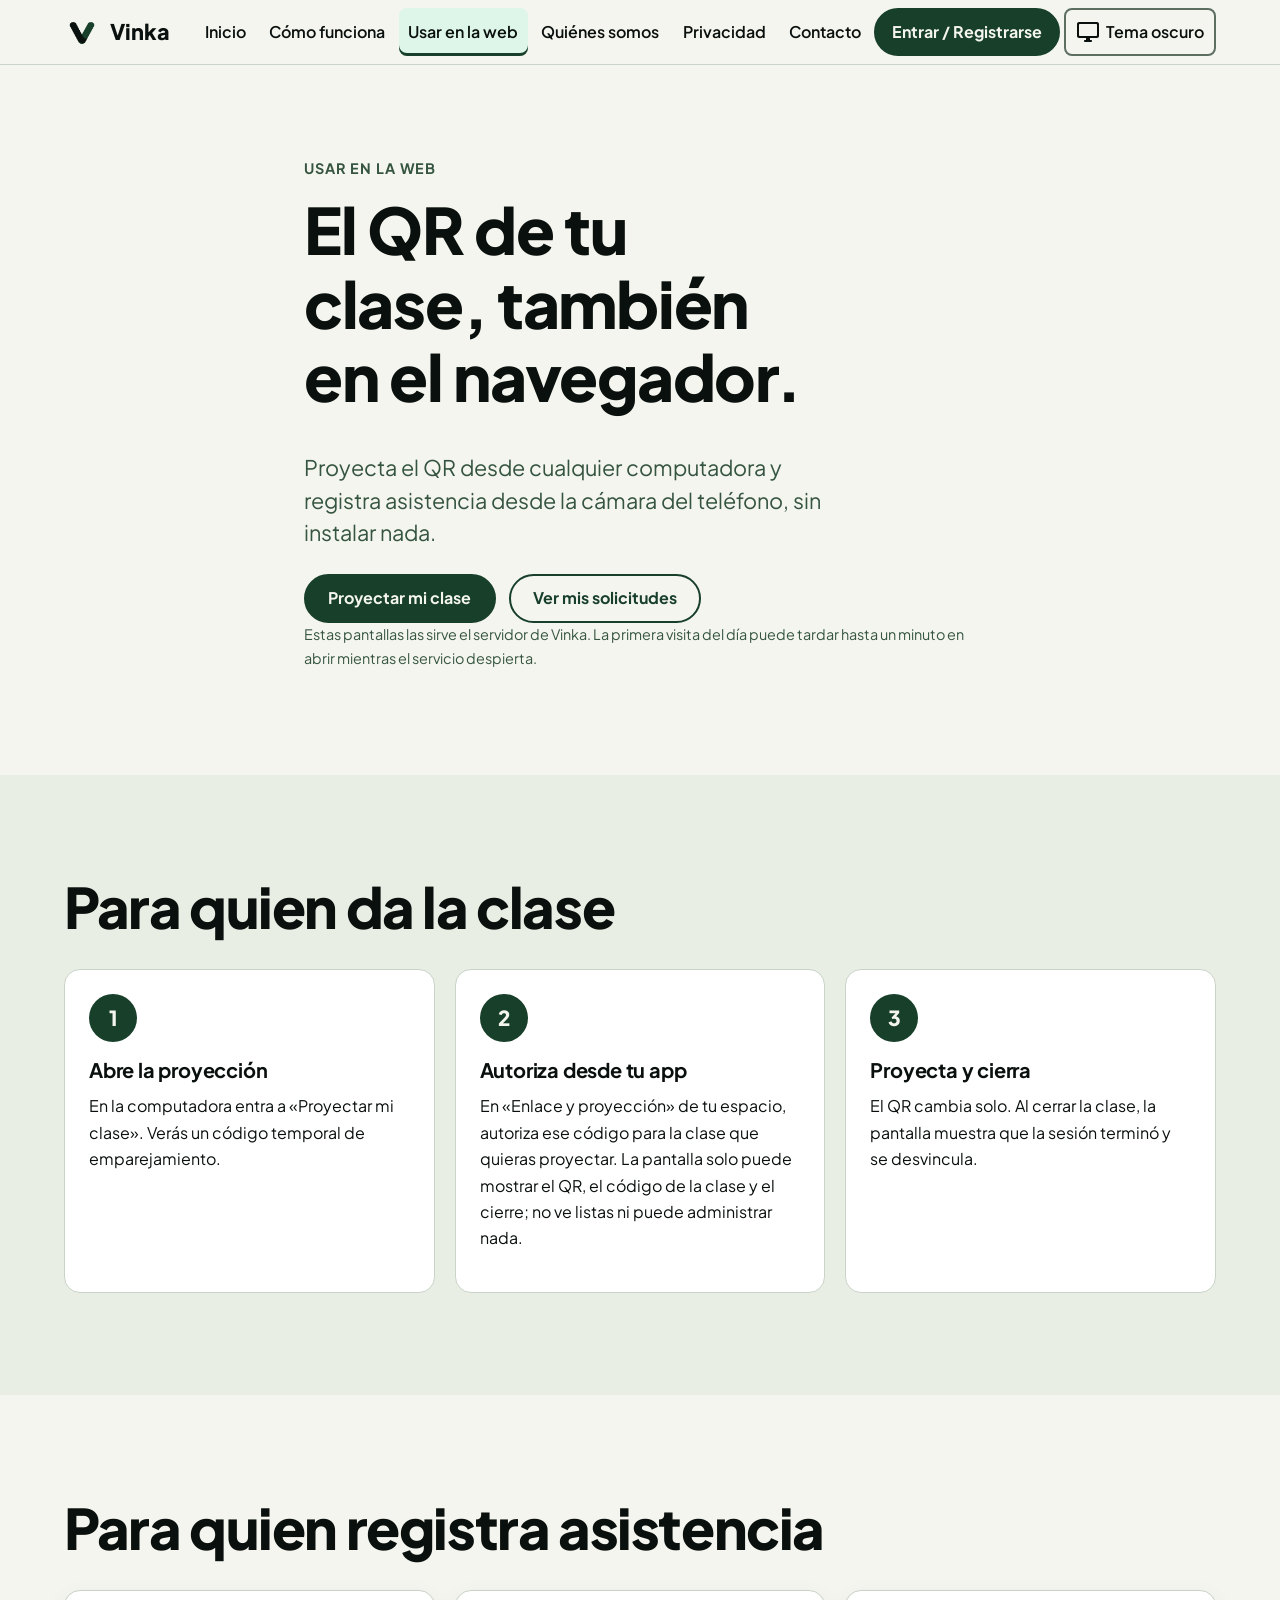
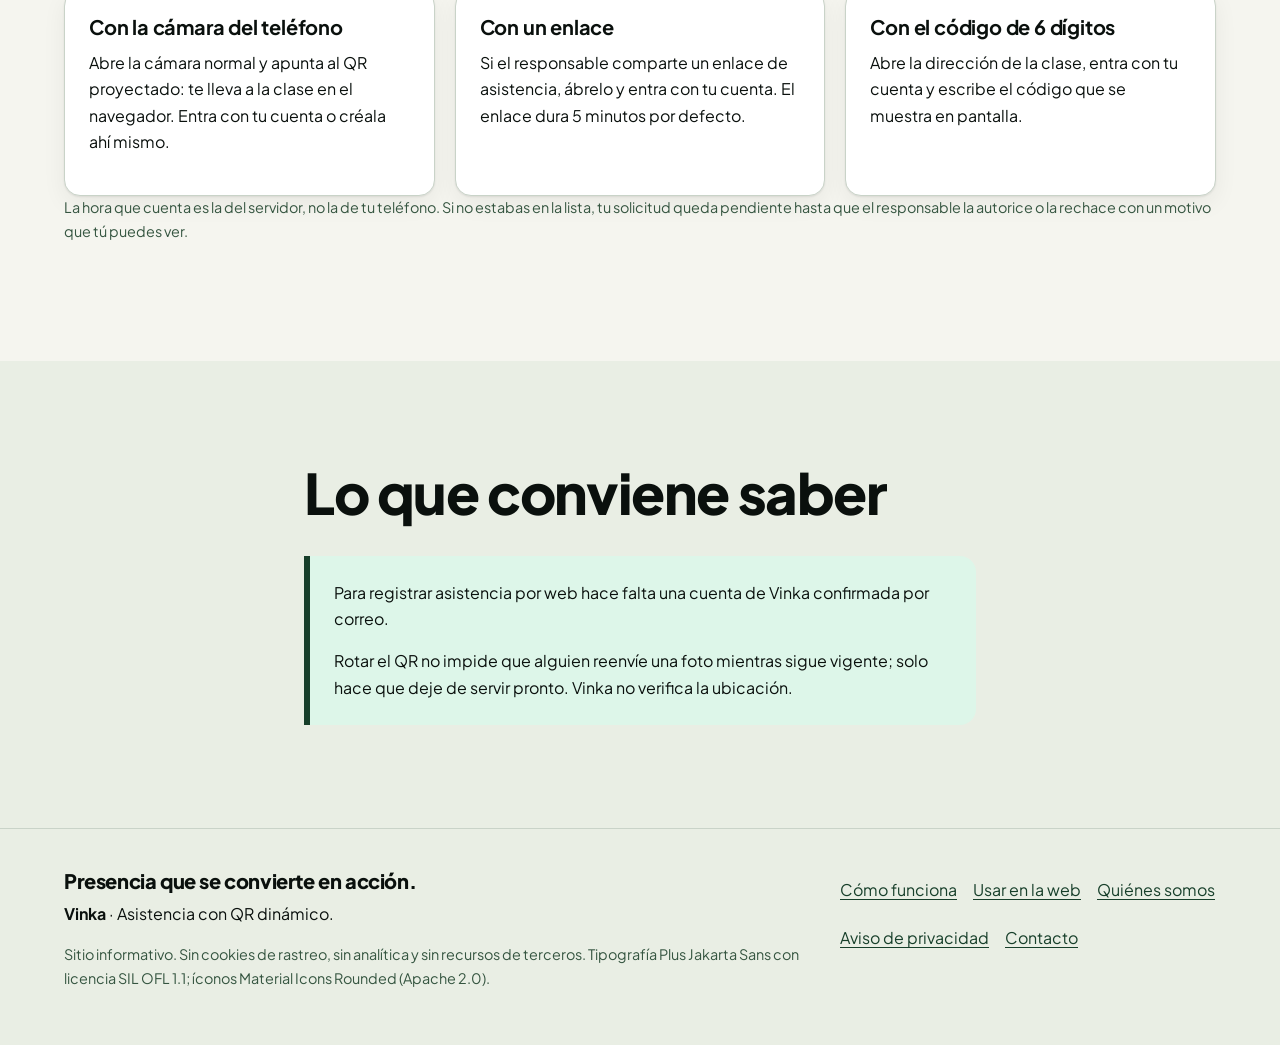
<file: usar-en-web.html>
<!doctype html>
<html lang="es">
<head>
<meta charset="utf-8">
<meta name="viewport" content="width=device-width, initial-scale=1">
<title>Usar Vinka en la web · Vinka</title>
<meta name="description" content="Proyecta el QR de tu clase desde una computadora y registra asistencia desde el navegador del teléfono, sin instalar la app.">
<meta name="color-scheme" content="light dark">
<meta name="theme-color" content="#F5F5EF" media="(prefers-color-scheme: light)">
<meta name="theme-color" content="#0A100D" media="(prefers-color-scheme: dark)">
<meta property="og:type" content="website">
<meta property="og:locale" content="es_MX">
<meta property="og:site_name" content="Vinka">
<meta property="og:title" content="Usar Vinka en la web · Vinka">
<meta property="og:description" content="Proyecta el QR de tu clase desde una computadora y registra asistencia desde el navegador del teléfono, sin instalar la app.">
<meta property="og:image" content="https://leoaramirez2003-alt.github.io/vinka-web/assets/img/vinka-og.png">
<meta property="og:image:width" content="1200">
<meta property="og:image:height" content="630">
<meta property="og:image:alt" content="Vinka: lista de asistencia que se llena sola, con su hora.">
<meta name="twitter:card" content="summary_large_image">
<link rel="icon" type="image/png" href="assets/brand/vinka_mark_on_light.png" media="(prefers-color-scheme: light)">
<link rel="icon" type="image/png" href="assets/brand/vinka_mark.png" media="(prefers-color-scheme: dark)">
<link rel="apple-touch-icon" href="assets/brand/vinka_mark_on_light.png">
<link rel="preload" href="assets/fonts/PlusJakartaSans-Regular.ttf" as="font" type="font/ttf" crossorigin>
<link rel="preload" href="assets/fonts/PlusJakartaSans-ExtraBold.ttf" as="font" type="font/ttf" crossorigin>
<link rel="stylesheet" href="assets/css/style.css">
<script>document.documentElement.classList.add('js');try{var t=localStorage.getItem('vinka-tema');if(t==='light'||t==='dark')document.documentElement.setAttribute('data-theme',t)}catch(e){}</script>
<script src="assets/js/site.js" defer></script>
</head>
<body>
<svg id="vinka-sprite" xmlns="http://www.w3.org/2000/svg" width="0" height="0" style="position:absolute" aria-hidden="true" focusable="false"><!-- Material Icons Rounded, Apache-2.0; ver ICONOS.md. -->
<symbol id="check-circle" viewBox="0 0 24 24" fill="currentColor"><path d="M12 2C6.48 2 2 6.48 2 12s4.48 10 10 10 10-4.48 10-10S17.52 2 12 2zM9.29 16.29 5.7 12.7c-.39-.39-.39-1.02 0-1.41.39-.39 1.02-.39 1.41 0L10 14.17l6.88-6.88c.39-.39 1.02-.39 1.41 0 .39.39.39 1.02 0 1.41l-7.59 7.59c-.38.39-1.02.39-1.41 0z"/></symbol>
<symbol id="schedule" viewBox="0 0 24 24" fill="currentColor"><path d="M11.99 2C6.47 2 2 6.48 2 12s4.47 10 9.99 10C17.52 22 22 17.52 22 12S17.52 2 11.99 2zM12 20c-4.42 0-8-3.58-8-8s3.58-8 8-8 8 3.58 8 8-3.58 8-8 8zm-.22-13h-.06c-.4 0-.72.32-.72.72v4.72c0 .35.18.68.49.86l4.15 2.49c.34.2.78.1.98-.24.21-.34.1-.79-.25-.99l-3.87-2.3V7.72c0-.4-.32-.72-.72-.72z"/></symbol>
<symbol id="cancel" viewBox="0 0 24 24" fill="currentColor"><path d="M12 2C6.47 2 2 6.47 2 12s4.47 10 10 10 10-4.47 10-10S17.53 2 12 2zm4.3 14.3c-.39.39-1.02.39-1.41 0L12 13.41 9.11 16.3c-.39.39-1.02.39-1.41 0-.39-.39-.39-1.02 0-1.41L10.59 12 7.7 9.11c-.39-.39-.39-1.02 0-1.41.39-.39 1.02-.39 1.41 0L12 10.59l2.89-2.89c.39-.39 1.02-.39 1.41 0 .39.39.39 1.02 0 1.41L13.41 12l2.89 2.89c.38.38.38 1.02 0 1.41z"/></symbol>
<symbol id="hourglass" viewBox="0 0 24 24" fill="currentColor"><path d="M8 2c-1.1 0-2 .9-2 2v3.17c0 .53.21 1.04.59 1.42L10 12l-3.42 3.42c-.37.38-.58.89-.58 1.42V20c0 1.1.9 2 2 2h8c1.1 0 2-.9 2-2v-3.16c0-.53-.21-1.04-.58-1.41L14 12l3.41-3.4c.38-.38.59-.89.59-1.42V4c0-1.1-.9-2-2-2H8zm8 14.5V19c0 .55-.45 1-1 1H9c-.55 0-1-.45-1-1v-2.5l4-4 4 4zm-4-5l-4-4V5c0-.55.45-1 1-1h6c.55 0 1 .45 1 1v2.5l-4 4z"/></symbol>
<symbol id="shield" viewBox="0 0 24 24" fill="currentColor"><path d="M11.19 1.36l-7 3.11C3.47 4.79 3 5.51 3 6.3V11c0 5.55 3.84 10.74 9 12 5.16-1.26 9-6.45 9-12V6.3c0-.79-.47-1.51-1.19-1.83l-7-3.11c-.51-.23-1.11-.23-1.62 0zm-1.9 14.93L6.7 13.7c-.39-.39-.39-1.02 0-1.41.39-.39 1.02-.39 1.41 0L10 14.17l5.88-5.88c.39-.39 1.02-.39 1.41 0 .39.39.39 1.02 0 1.41l-6.59 6.59c-.38.39-1.02.39-1.41 0z"/></symbol>
<symbol id="qr-code" viewBox="0 0 24 24" fill="currentColor"><path d="M15,21h-2v-2h2V21z M13,14h-2v5h2V14z M21,12h-2v4h2V12z M19,10h-2v2h2V10z M7,12H5v2h2V12z M5,10H3v2h2V10z M12,5h2V3h-2V5 z M4.5,4.5v3h3v-3H4.5z M8,9H4C3.45,9,3,8.55,3,8V4c0-0.55,0.45-1,1-1h4c0.55,0,1,0.45,1,1v4C9,8.55,8.55,9,8,9z M4.5,16.5v3h3v-3 H4.5z M8,21H4c-0.55,0-1-0.45-1-1v-4c0-0.55,0.45-1,1-1h4c0.55,0,1,0.45,1,1v4C9,20.55,8.55,21,8,21z M16.5,4.5v3h3v-3H16.5z M20,9 h-4c-0.55,0-1-0.45-1-1V4c0-0.55,0.45-1,1-1h4c0.55,0,1,0.45,1,1v4C21,8.55,20.55,9,20,9z M19,19v-3l-4,0v2h2v3h4v-2H19z M17,12 l-4,0v2h4V12z M13,10H7v2h2v2h2v-2h2V10z M14,9V7h-2V5h-2v4L14,9z M6.75,5.25h-1.5v1.5h1.5V5.25z M6.75,17.25h-1.5v1.5h1.5V17.25z M18.75,5.25h-1.5v1.5h1.5V5.25z"/></symbol>
<symbol id="mail" viewBox="0 0 24 24" fill="currentColor"><path d="M20 4H4c-1.1 0-1.99.9-1.99 2L2 18c0 1.1.9 2 2 2h16c1.1 0 2-.9 2-2V6c0-1.1-.9-2-2-2zm-1 14H5c-.55 0-1-.45-1-1V8l6.94 4.34c.65.41 1.47.41 2.12 0L20 8v9c0 .55-.45 1-1 1zm-7-7L4 6h16l-8 5z"/></symbol>
<symbol id="lock" viewBox="0 0 24 24" fill="currentColor"><path d="M18 8h-1V6c0-2.76-2.24-5-5-5S7 3.24 7 6v2H6c-1.1 0-2 .9-2 2v10c0 1.1.9 2 2 2h12c1.1 0 2-.9 2-2V10c0-1.1-.9-2-2-2zm-6 9c-1.1 0-2-.9-2-2s.9-2 2-2 2 .9 2 2-.9 2-2 2zM9 8V6c0-1.66 1.34-3 3-3s3 1.34 3 3v2H9z"/></symbol>
<symbol id="person" viewBox="0 0 24 24" fill="currentColor"><path d="M12 12c2.21 0 4-1.79 4-4s-1.79-4-4-4-4 1.79-4 4 1.79 4 4 4zm0 2c-2.67 0-8 1.34-8 4v1c0 .55.45 1 1 1h14c.55 0 1-.45 1-1v-1c0-2.66-5.33-4-8-4z"/></symbol>
<symbol id="arrow-forward" viewBox="0 0 24 24" fill="currentColor"><path d="M5 13h11.17l-4.88 4.88c-.39.39-.39 1.03 0 1.42.39.39 1.02.39 1.41 0l6.59-6.59c.39-.39.39-1.02 0-1.41l-6.58-6.6c-.39-.39-1.02-.39-1.41 0-.39.39-.39 1.02 0 1.41L16.17 11H5c-.55 0-1 .45-1 1s.45 1 1 1z"/></symbol>
<symbol id="error" viewBox="0 0 24 24" fill="currentColor"><path d="M12 7c.55 0 1 .45 1 1v4c0 .55-.45 1-1 1s-1-.45-1-1V8c0-.55.45-1 1-1zm-.01-5C6.47 2 2 6.48 2 12s4.47 10 9.99 10C17.52 22 22 17.52 22 12S17.52 2 11.99 2zM12 20c-4.42 0-8-3.58-8-8s3.58-8 8-8 8 3.58 8 8-3.58 8-8 8zm1-3h-2v-2h2v2z"/></symbol>
<symbol id="event" viewBox="0 0 24 24" fill="currentColor"><path d="M16 13h-3c-.55 0-1 .45-1 1v3c0 .55.45 1 1 1h3c.55 0 1-.45 1-1v-3c0-.55-.45-1-1-1zm0-10v1H8V3c0-.55-.45-1-1-1s-1 .45-1 1v1H5c-1.11 0-1.99.9-1.99 2L3 20c0 1.1.89 2 2 2h14c1.1 0 2-.9 2-2V6c0-1.1-.9-2-2-2h-1V3c0-.55-.45-1-1-1s-1 .45-1 1zm2 17H6c-.55 0-1-.45-1-1V9h14v10c0 .55-.45 1-1 1z"/></symbol>
<symbol id="link" viewBox="0 0 24 24" fill="currentColor"><path d="M17,7h-3c-0.55,0-1,0.45-1,1s0.45,1,1,1h3c1.65,0,3,1.35,3,3s-1.35,3-3,3h-3c-0.55,0-1,0.45-1,1c0,0.55,0.45,1,1,1h3 c2.76,0,5-2.24,5-5S19.76,7,17,7z M8,12c0,0.55,0.45,1,1,1h6c0.55,0,1-0.45,1-1s-0.45-1-1-1H9C8.45,11,8,11.45,8,12z M10,15H7 c-1.65,0-3-1.35-3-3s1.35-3,3-3h3c0.55,0,1-0.45,1-1s-0.45-1-1-1H7c-2.76,0-5,2.24-5,5s2.24,5,5,5h3c0.55,0,1-0.45,1-1 C11,15.45,10.55,15,10,15z"/></symbol>
<symbol id="desktop" viewBox="0 0 24 24" fill="currentColor"><path d="M21 2H3c-1.1 0-2 .9-2 2v12c0 1.1.9 2 2 2h7v2H9c-.55 0-1 .45-1 1s.45 1 1 1h6c.55 0 1-.45 1-1s-.45-1-1-1h-1v-2h7c1.1 0 2-.9 2-2V4c0-1.1-.9-2-2-2zm-1 14H4c-.55 0-1-.45-1-1V5c0-.55.45-1 1-1h16c.55 0 1 .45 1 1v10c0 .55-.45 1-1 1z"/></symbol>
<symbol id="logout" viewBox="0 0 24 24" fill="currentColor"><path d="M5,5h6c0.55,0,1-0.45,1-1v0c0-0.55-0.45-1-1-1H5C3.9,3,3,3.9,3,5v14c0,1.1,0.9,2,2,2h6c0.55,0,1-0.45,1-1v0 c0-0.55-0.45-1-1-1H5V5z"/><path d="M20.65,11.65l-2.79-2.79C17.54,8.54,17,8.76,17,9.21V11h-7c-0.55,0-1,0.45-1,1v0c0,0.55,0.45,1,1,1h7v1.79 c0,0.45,0.54,0.67,0.85,0.35l2.79-2.79C20.84,12.16,20.84,11.84,20.65,11.65z"/></symbol>
<symbol id="refresh" viewBox="0 0 24 24" fill="currentColor"><path d="M17.65 6.35c-1.63-1.63-3.94-2.57-6.48-2.31-3.67.37-6.69 3.35-7.1 7.02C3.52 15.91 7.27 20 12 20c3.19 0 5.93-1.87 7.21-4.56.32-.67-.16-1.44-.9-1.44-.37 0-.72.2-.88.53-1.13 2.43-3.84 3.97-6.8 3.31-2.22-.49-4.01-2.3-4.48-4.52C5.31 9.44 8.26 6 12 6c1.66 0 3.14.69 4.22 1.78l-1.51 1.51c-.63.63-.19 1.71.7 1.71H19c.55 0 1-.45 1-1V6.41c0-.89-1.08-1.34-1.71-.71l-.64.65z"/></symbol>
<symbol id="history" viewBox="0 0 24 24" fill="currentColor"><path d="M13.26 3C8.17 2.86 4 6.95 4 12H2.21c-.45 0-.67.54-.35.85l2.79 2.8c.2.2.51.2.71 0l2.79-2.8c.31-.31.09-.85-.36-.85H6c0-3.9 3.18-7.05 7.1-7 3.72.05 6.85 3.18 6.9 6.9.05 3.91-3.1 7.1-7 7.1-1.61 0-3.1-.55-4.28-1.48-.4-.31-.96-.28-1.32.08-.42.42-.39 1.13.08 1.49C9 20.29 10.91 21 13 21c5.05 0 9.14-4.17 9-9.26-.13-4.69-4.05-8.61-8.74-8.74zm-.51 5c-.41 0-.75.34-.75.75v3.68c0 .35.19.68.49.86l3.12 1.85c.36.21.82.09 1.03-.26.21-.36.09-.82-.26-1.03l-2.88-1.71v-3.4c0-.4-.34-.74-.75-.74z"/></symbol>
<symbol id="chevron-right" viewBox="0 0 24 24" fill="currentColor"><path d="M9.29 6.71c-.39.39-.39 1.02 0 1.41L13.17 12l-3.88 3.88c-.39.39-.39 1.02 0 1.41.39.39 1.02.39 1.41 0l4.59-4.59c.39-.39.39-1.02 0-1.41L10.7 6.7c-.38-.38-1.02-.38-1.41.01z"/></symbol></svg>
<a class="skip" href="#contenido">Saltar al contenido</a>
<header class="site-header">
<div class="wrap bar">
<a class="brand" href="index.html" aria-label="Vinka, inicio">
<img class="logo-light" src="assets/brand/vinka_mark_on_light.png" alt="" width="36" height="36">
<img class="logo-dark" src="assets/brand/vinka_mark.png" alt="" width="36" height="36">
<span>Vinka</span></a>
<nav class="nav" aria-label="Principal"><ul><li><a href="index.html">Inicio</a></li><li><a href="como-funciona.html">Cómo funciona</a></li><li><a href="usar-en-web.html" aria-current="page">Usar en la web</a></li><li><a href="quienes-somos.html">Quiénes somos</a></li><li><a href="privacidad.html">Privacidad</a></li><li><a href="contacto.html">Contacto</a></li></ul>
<a class="btn-login" href="https://vinka-api.onrender.com/portal">Entrar / Registrarse</a>
<button type="button" class="theme-btn" id="theme-btn"><svg class="icon" aria-hidden="true" focusable="false"><use href="#desktop"/></svg><span>Tema oscuro</span></button></nav>
</div>
</header>
<main id="contenido" tabindex="-1">

<section class="hero">
<div class="wrap prose">
<span class="eyebrow">Usar en la web</span>
<h1>El QR de tu clase, también en el navegador.</h1>
<p class="lead">Proyecta el QR desde cualquier computadora y registra asistencia desde la cámara del teléfono, sin instalar nada.</p>
<div class="cta-row">
<a class="btn" href="https://vinka-api.onrender.com/proyectar" rel="noopener">Proyectar mi clase</a>
<a class="btn ghost" href="https://vinka-api.onrender.com/mis-solicitudes" rel="noopener">Ver mis solicitudes</a>
</div>
<p class="note">Estas pantallas las sirve el servidor de Vinka. La primera visita del día puede tardar hasta un minuto en abrir mientras el servicio despierta.</p>
</div>
</section>

<section class="alt" id="responsable" aria-labelledby="h-resp">
<div class="wrap">
<h2 id="h-resp">Para quien da la clase</h2>
<ol class="steps">
<li><h3>Abre la proyección</h3><p>En la computadora entra a «Proyectar mi clase». Verás un código temporal de emparejamiento.</p></li>
<li><h3>Autoriza desde tu app</h3><p>En «Enlace y proyección» de tu espacio, autoriza ese código para la clase que quieras proyectar. La pantalla solo puede mostrar el QR, el código de la clase y el cierre; no ve listas ni puede administrar nada.</p></li>
<li><h3>Proyecta y cierra</h3><p>El QR cambia solo. Al cerrar la clase, la pantalla muestra que la sesión terminó y se desvincula.</p></li>
</ol>
</div>
</section>

<section id="participante" aria-labelledby="h-part">
<div class="wrap">
<h2 id="h-part">Para quien registra asistencia</h2>
<div class="grid">
<article class="card"><h3>Con la cámara del teléfono</h3><p>Abre la cámara normal y apunta al QR proyectado: te lleva a la clase en el navegador. Entra con tu cuenta o créala ahí mismo.</p></article>
<article class="card"><h3>Con un enlace</h3><p>Si el responsable comparte un enlace de asistencia, ábrelo y entra con tu cuenta. El enlace dura 5 minutos por defecto.</p></article>
<article class="card"><h3>Con el código de 6 dígitos</h3><p>Abre la dirección de la clase, entra con tu cuenta y escribe el código que se muestra en pantalla.</p></article>
</div>
<p class="note">La hora que cuenta es la del servidor, no la de tu teléfono. Si no estabas en la lista, tu solicitud queda pendiente hasta que el responsable la autorice o la rechace con un motivo que tú puedes ver.</p>
</div>
</section>

<section class="alt" id="limites" aria-labelledby="h-lim">
<div class="wrap prose">
<h2 id="h-lim">Lo que conviene saber</h2>
<div class="trust">
<p>Para registrar asistencia por web hace falta una cuenta de Vinka confirmada por correo.</p>
<p style="margin:0">Rotar el QR no impide que alguien reenvíe una foto mientras sigue vigente; solo hace que deje de servir pronto. Vinka no verifica la ubicación.</p>
</div>
</div>
</section>

</main>
<footer class="site-footer">
<div class="wrap foot">
<div>
<p class="signature">Presencia que se convierte en acción.</p>
<p><strong>Vinka</strong> · Asistencia con QR dinámico.</p>
<p class="note">Sitio informativo. Sin cookies de rastreo, sin analítica y sin recursos de terceros. Tipografía Plus Jakarta Sans con licencia SIL OFL 1.1; íconos Material Icons Rounded (Apache 2.0).</p>
</div>
<nav aria-label="Pie de página"><ul>
<li><a href="como-funciona.html">Cómo funciona</a></li>
<li><a href="usar-en-web.html">Usar en la web</a></li>
<li><a href="quienes-somos.html">Quiénes somos</a></li>
<li><a href="privacidad.html">Aviso de privacidad</a></li>
<li><a href="contacto.html">Contacto</a></li>
</ul></nav>
</div>
</footer>
</body>
</html>
</file>
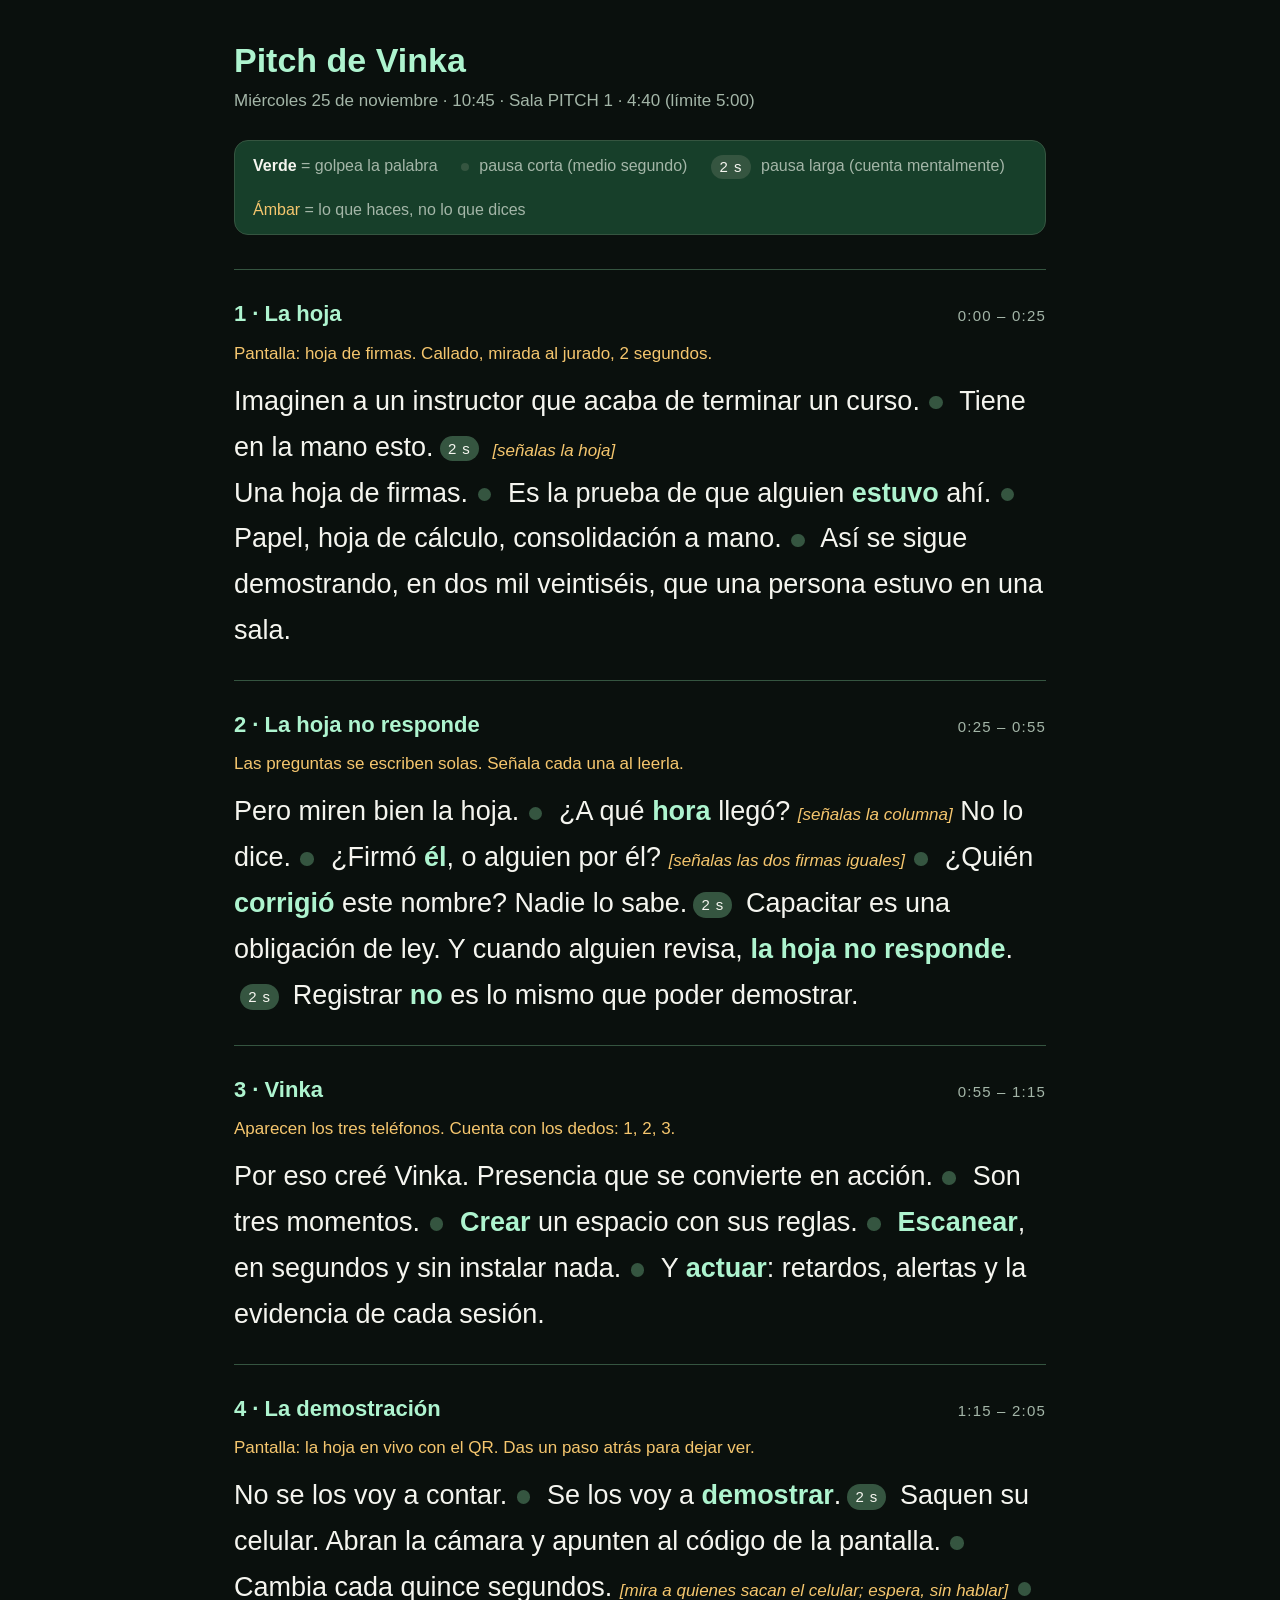
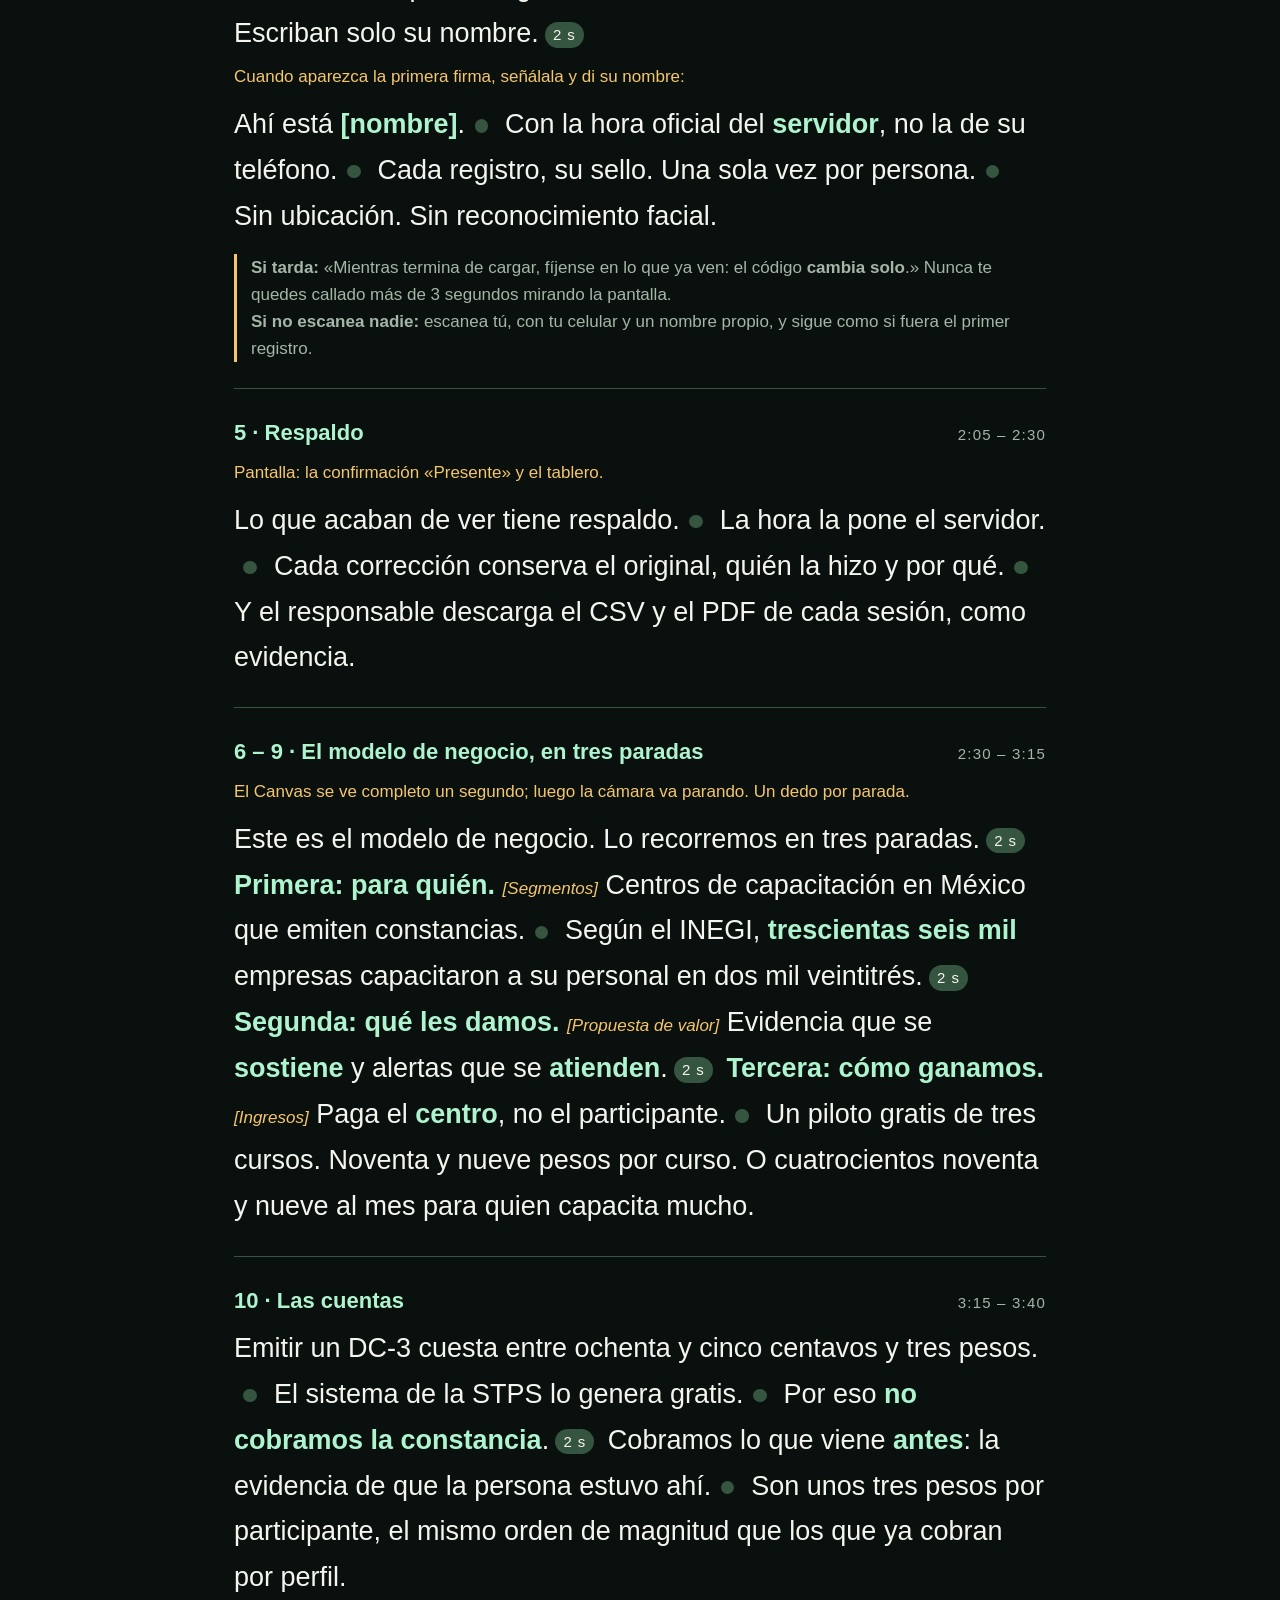
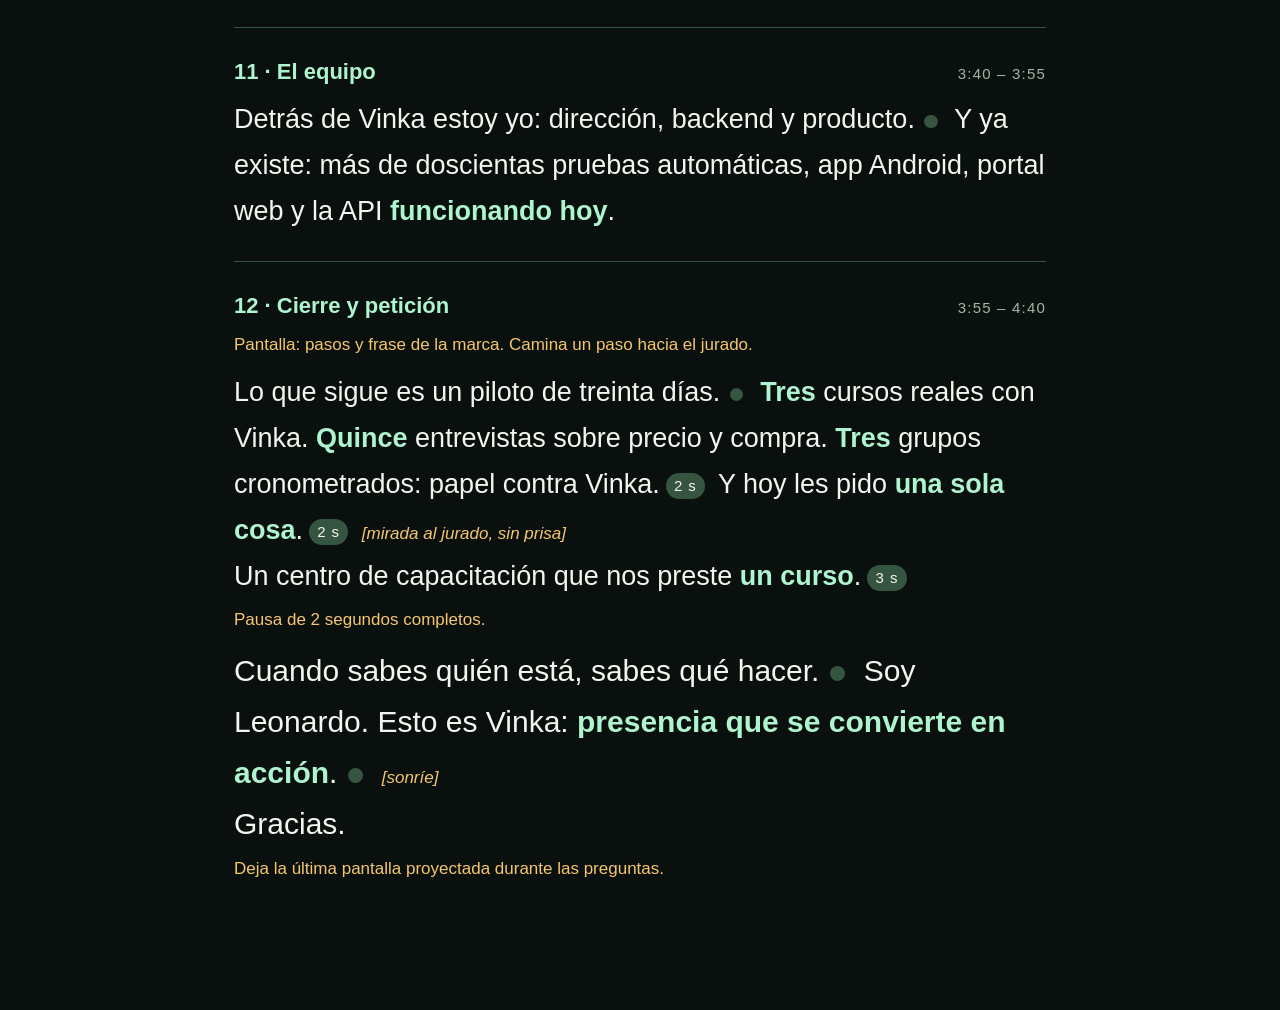
<file: reto-fca/guion.html>
<!doctype html>
<html lang="es">
<head>
<meta charset="utf-8">
<meta name="viewport" content="width=device-width,initial-scale=1">
<title>Guion del pitch · Vinka</title>
<style>
:root{--night:#0A100D;--forest:#173F2A;--line:#355540;--mint:#AEF4CF;--ivory:#F5F5EF;--muted:#A4B6A8;--amber:#F5C66E}
*{box-sizing:border-box}
body{margin:0;background:var(--night);color:var(--ivory);font:400 22px/1.6 "Plus Jakarta Sans","Segoe UI",Arial,sans-serif}
main{max-width:860px;margin:0 auto;padding:40px 24px 90px}
h1{font-size:34px;line-height:1.2;margin:0 0 6px;color:var(--mint)}
.sub{color:var(--muted);font-size:17px;margin:0 0 26px}
.key{display:flex;gap:18px;flex-wrap:wrap;background:var(--forest);border:1px solid var(--line);border-radius:14px;padding:12px 18px;font-size:16px;color:var(--muted);margin-bottom:34px}
.key b{color:var(--ivory)}
section{border-top:1px solid var(--line);padding:26px 0}
.head{display:flex;justify-content:space-between;align-items:baseline;gap:12px;flex-wrap:wrap;margin-bottom:8px}
h2{font-size:22px;margin:0;color:var(--mint)}
.t{font-size:15px;color:var(--muted);letter-spacing:.08em;text-transform:uppercase}
.do{font-size:17px;color:var(--amber);margin:6px 0 12px}
.say{font-size:27px;line-height:1.7;margin:0}
.say b{color:var(--mint);font-weight:800}
.p{display:inline-block;width:.5em;height:.5em;margin:0 .35em;border-radius:50%;background:var(--line);vertical-align:middle}
.pp{display:inline-block;margin:0 .4em;padding:0 .55em;border-radius:99px;background:var(--line);color:var(--ivory);font-size:15px;vertical-align:middle;letter-spacing:.06em}
.note{font-size:17px;color:var(--muted);margin:14px 0 0;border-left:3px solid var(--amber);padding-left:14px}
.last{font-size:30px}
@media(max-width:560px){.say{font-size:23px}h1{font-size:28px}}
@media print{body{background:#fff;color:#111}h1,h2,.say b{color:#0B5B38}.key{background:#eee;color:#333}.do{color:#8A5A00}section{page-break-inside:avoid}}
</style>
</head>
<body>
<main>
<h1>Pitch de Vinka</h1>
<p class="sub">Miércoles 25 de noviembre · 10:45 · Sala PITCH 1 · 4:40 (límite 5:00)</p>
<div class="key">
  <span><b>Verde</b> = golpea la palabra</span>
  <span><span class="p"></span> pausa corta (medio segundo)</span>
  <span><span class="pp">2 s</span> pausa larga (cuenta mentalmente)</span>
  <span><span style="color:var(--amber)">Ámbar</span> = lo que haces, no lo que dices</span>
</div>

<section>
  <div class="head"><h2>1 · La hoja</h2><span class="t">0:00 – 0:25</span></div>
  <p class="do">Pantalla: hoja de firmas. Callado, mirada al jurado, 2 segundos.</p>
  <p class="say">Imaginen a un instructor que acaba de terminar un curso.<span class="p"></span>
  Tiene en la mano esto.<span class="pp">2 s</span> <em style="color:var(--amber);font-size:17px">[señalas la hoja]</em><br>
  Una hoja de firmas.<span class="p"></span> Es la prueba de que alguien <b>estuvo</b> ahí.<span class="p"></span>
  Papel, hoja de cálculo, consolidación a mano.<span class="p"></span>
  Así se sigue demostrando, en dos mil veintiséis, que una persona estuvo en una sala.</p>
</section>

<section>
  <div class="head"><h2>2 · La hoja no responde</h2><span class="t">0:25 – 0:55</span></div>
  <p class="do">Las preguntas se escriben solas. Señala cada una al leerla.</p>
  <p class="say">Pero miren bien la hoja.<span class="p"></span>
  ¿A qué <b>hora</b> llegó? <em style="color:var(--amber);font-size:17px">[señalas la columna]</em> No lo dice.<span class="p"></span>
  ¿Firmó <b>él</b>, o alguien por él? <em style="color:var(--amber);font-size:17px">[señalas las dos firmas iguales]</em><span class="p"></span>
  ¿Quién <b>corrigió</b> este nombre? Nadie lo sabe.<span class="pp">2 s</span>
  Capacitar es una obligación de ley. Y cuando alguien revisa, <b>la hoja no responde</b>.<span class="pp">2 s</span>
  Registrar <b>no</b> es lo mismo que poder demostrar.</p>
</section>

<section>
  <div class="head"><h2>3 · Vinka</h2><span class="t">0:55 – 1:15</span></div>
  <p class="do">Aparecen los tres teléfonos. Cuenta con los dedos: 1, 2, 3.</p>
  <p class="say">Por eso creé Vinka. Presencia que se convierte en acción.<span class="p"></span>
  Son tres momentos.<span class="p"></span>
  <b>Crear</b> un espacio con sus reglas.<span class="p"></span>
  <b>Escanear</b>, en segundos y sin instalar nada.<span class="p"></span>
  Y <b>actuar</b>: retardos, alertas y la evidencia de cada sesión.</p>
</section>

<section>
  <div class="head"><h2>4 · La demostración</h2><span class="t">1:15 – 2:05</span></div>
  <p class="do">Pantalla: la hoja en vivo con el QR. Das un paso atrás para dejar ver.</p>
  <p class="say">No se los voy a contar.<span class="p"></span> Se los voy a <b>demostrar</b>.<span class="pp">2 s</span>
  Saquen su celular. Abran la cámara y apunten al código de la pantalla.<span class="p"></span>
  Cambia cada quince segundos. <em style="color:var(--amber);font-size:17px">[mira a quienes sacan el celular; espera, sin hablar]</em><span class="p"></span>
  Escriban solo su nombre.<span class="pp">2 s</span></p>
  <p class="do">Cuando aparezca la primera firma, señálala y di su nombre:</p>
  <p class="say">Ahí está <b>[nombre]</b>.<span class="p"></span> Con la hora oficial del <b>servidor</b>, no la de su teléfono.<span class="p"></span>
  Cada registro, su sello. Una sola vez por persona.<span class="p"></span>
  Sin ubicación. Sin reconocimiento facial.</p>
  <p class="note"><b>Si tarda:</b> «Mientras termina de cargar, fíjense en lo que ya ven: el código <b>cambia solo</b>.» Nunca te quedes callado más de 3 segundos mirando la pantalla.<br>
  <b>Si no escanea nadie:</b> escanea tú, con tu celular y un nombre propio, y sigue como si fuera el primer registro.</p>
</section>

<section>
  <div class="head"><h2>5 · Respaldo</h2><span class="t">2:05 – 2:30</span></div>
  <p class="do">Pantalla: la confirmación «Presente» y el tablero.</p>
  <p class="say">Lo que acaban de ver tiene respaldo.<span class="p"></span>
  La hora la pone el servidor.<span class="p"></span>
  Cada corrección conserva el original, quién la hizo y por qué.<span class="p"></span>
  Y el responsable descarga el CSV y el PDF de cada sesión, como evidencia.</p>
</section>

<section>
  <div class="head"><h2>6 – 9 · El modelo de negocio, en tres paradas</h2><span class="t">2:30 – 3:15</span></div>
  <p class="do">El Canvas se ve completo un segundo; luego la cámara va parando. Un dedo por parada.</p>
  <p class="say">Este es el modelo de negocio. Lo recorremos en tres paradas.<span class="pp">2 s</span>
  <b>Primera: para quién.</b> <em style="color:var(--amber);font-size:17px">[Segmentos]</em> Centros de capacitación en México que emiten constancias.<span class="p"></span>
  Según el INEGI, <b>trescientas seis mil</b> empresas capacitaron a su personal en dos mil veintitrés.<span class="pp">2 s</span>
  <b>Segunda: qué les damos.</b> <em style="color:var(--amber);font-size:17px">[Propuesta de valor]</em> Evidencia que se <b>sostiene</b> y alertas que se <b>atienden</b>.<span class="pp">2 s</span>
  <b>Tercera: cómo ganamos.</b> <em style="color:var(--amber);font-size:17px">[Ingresos]</em> Paga el <b>centro</b>, no el participante.<span class="p"></span>
  Un piloto gratis de tres cursos. Noventa y nueve pesos por curso. O cuatrocientos noventa y nueve al mes para quien capacita mucho.</p>
</section>

<section>
  <div class="head"><h2>10 · Las cuentas</h2><span class="t">3:15 – 3:40</span></div>
  <p class="say">Emitir un DC-3 cuesta entre ochenta y cinco centavos y tres pesos.<span class="p"></span> El sistema de la STPS lo genera gratis.<span class="p"></span>
  Por eso <b>no cobramos la constancia</b>.<span class="pp">2 s</span> Cobramos lo que viene <b>antes</b>: la evidencia de que la persona estuvo ahí.<span class="p"></span>
  Son unos tres pesos por participante, el mismo orden de magnitud que los que ya cobran por perfil.</p>
</section>

<section>
  <div class="head"><h2>11 · El equipo</h2><span class="t">3:40 – 3:55</span></div>
  <p class="say">Detrás de Vinka estoy yo: dirección, backend y producto.<span class="p"></span>
  Y ya existe: más de doscientas pruebas automáticas, app Android, portal web y la API <b>funcionando hoy</b>.</p>
</section>

<section>
  <div class="head"><h2>12 · Cierre y petición</h2><span class="t">3:55 – 4:40</span></div>
  <p class="do">Pantalla: pasos y frase de la marca. Camina un paso hacia el jurado.</p>
  <p class="say">Lo que sigue es un piloto de treinta días.<span class="p"></span>
  <b>Tres</b> cursos reales con Vinka. <b>Quince</b> entrevistas sobre precio y compra. <b>Tres</b> grupos cronometrados: papel contra Vinka.<span class="pp">2 s</span>
  Y hoy les pido <b>una sola cosa</b>.<span class="pp">2 s</span> <em style="color:var(--amber);font-size:17px">[mirada al jurado, sin prisa]</em><br>
  Un centro de capacitación que nos preste <b>un curso</b>.<span class="pp">3 s</span></p>
  <p class="do">Pausa de 2 segundos completos.</p>
  <p class="say last">Cuando sabes quién está, sabes qué hacer.<span class="p"></span>
  Soy Leonardo. Esto es Vinka: <b>presencia que se convierte en acción</b>.<span class="p"></span> <em style="color:var(--amber);font-size:17px">[sonríe]</em><br>
  Gracias.</p>
  <p class="do">Deja la última pantalla proyectada durante las preguntas.</p>
</section>
</main>
</body>
</html>
</file>
<file: assets/css/style.css>
/* Vinka web · tokens de docs/DISENO.md (vinka_tokens.dart, status_palette.dart) */
@font-face{font-family:"Plus Jakarta Sans";src:url("../fonts/PlusJakartaSans-Regular.ttf") format("truetype");font-weight:400;font-display:swap}
@font-face{font-family:"Plus Jakarta Sans";src:url("../fonts/PlusJakartaSans-Medium.ttf") format("truetype");font-weight:500;font-display:swap}
@font-face{font-family:"Plus Jakarta Sans";src:url("../fonts/PlusJakartaSans-SemiBold.ttf") format("truetype");font-weight:600;font-display:swap}
@font-face{font-family:"Plus Jakarta Sans";src:url("../fonts/PlusJakartaSans-Bold.ttf") format("truetype");font-weight:700;font-display:swap}
@font-face{font-family:"Plus Jakarta Sans";src:url("../fonts/PlusJakartaSans-ExtraBold.ttf") format("truetype");font-weight:800;font-display:swap}

:root{
  color-scheme:light;
  --bg:#F5F5EF;--surface:#FFFFFF;--surface-2:#E9EEE4;--text:#0A100D;--muted:#355540;
  --accent:#173F2A;--on-accent:#F5F5EF;--accent-soft:#DDF6E9;--outline:#5C6F61;--line:#C9D3C8;
  --focus:#0B57D0;--warn:#8A5A00;
  --r-sm:8px;--r-md:16px;--r-lg:28px;
  --shadow:0 1px 2px rgba(10,16,13,.08),0 8px 24px rgba(10,16,13,.06);
}
:root[data-theme="dark"]{
  color-scheme:dark;
  --bg:#0A100D;--surface:#153122;--surface-2:#10201A;--text:#F5F5EF;--muted:#A4B6A8;
  --accent:#AEF4CF;--on-accent:#0A100D;--accent-soft:#173F2A;--outline:#7F9585;--line:#355540;
  --focus:#9CC2FF;--warn:#F5C66E;--shadow:none;
}
@media (prefers-color-scheme:dark){
  :root:not([data-theme="light"]){
    color-scheme:dark;
    --bg:#0A100D;--surface:#153122;--surface-2:#10201A;--text:#F5F5EF;--muted:#A4B6A8;
    --accent:#AEF4CF;--on-accent:#0A100D;--accent-soft:#173F2A;--outline:#7F9585;--line:#355540;
    --focus:#9CC2FF;--warn:#F5C66E;--shadow:none;
  }
}
@media (prefers-contrast:more){:root{--muted:var(--text);--line:var(--outline)}}

*,*::before,*::after{box-sizing:border-box}
html{font-size:100%;-webkit-text-size-adjust:100%;scroll-padding-top:6rem}
body{margin:0;background:var(--bg);color:var(--text);font-family:"Plus Jakarta Sans",system-ui,-apple-system,"Segoe UI",Roboto,Arial,sans-serif;font-size:1rem;line-height:1.65;overflow-wrap:break-word;hyphens:auto}
img,svg{max-width:100%;height:auto}
h1,h2,h3{line-height:1.15;margin:0 0 .6em;letter-spacing:-.01em;text-wrap:balance}
h1{font-size:clamp(1.9rem,1.3rem + 3.4vw,3.6rem);font-weight:800}
h2{font-size:clamp(1.5rem,1.1rem + 1.8vw,2.3rem);font-weight:800}
h3{font-size:1.2rem;font-weight:700}
p{margin:0 0 1em}
a{color:var(--accent);text-underline-offset:.2em;text-decoration-thickness:.08em}
a:hover{text-decoration-thickness:.16em}
:focus-visible{outline:3px solid var(--focus);outline-offset:3px;border-radius:4px}
.skip{position:absolute;inset-inline-start:.5rem;top:-6rem;z-index:100;background:var(--accent);color:var(--on-accent);padding:.8rem 1.2rem;border-radius:var(--r-sm);font-weight:700}
.skip:focus{top:.5rem}
.wrap{width:min(100% - 2rem,72rem);margin-inline:auto}
.prose{max-width:42rem}
.icon{width:1.5rem;height:1.5rem;fill:currentColor;flex:none}

.site-header{position:static;top:0;z-index:50;background:var(--bg);border-block-end:1px solid var(--line)}
.bar{display:flex;flex-wrap:wrap;align-items:center;gap:.25rem 1rem;padding-block:.5rem}
.brand{display:inline-flex;align-items:center;gap:.6rem;min-height:48px;color:var(--text);text-decoration:none;font-weight:800;font-size:1.35rem}
.brand img{width:36px;height:36px}
.logo-dark{display:none}
:root[data-theme="dark"] .logo-light{display:none}
:root[data-theme="dark"] .logo-dark{display:block}
@media (prefers-color-scheme:dark){:root:not([data-theme="light"]) .logo-light{display:none}:root:not([data-theme="light"]) .logo-dark{display:block}}
.nav{margin-inline-start:auto;display:flex;flex-wrap:wrap;gap:.25rem;align-items:center}
.nav ul{display:flex;flex-wrap:wrap;gap:.25rem;list-style:none;margin:0;padding:0}
.nav a{display:inline-flex;align-items:center;min-height:48px;padding:0 .8rem;border-radius:var(--r-sm);color:var(--text);text-decoration:none;font-weight:600}
.nav a:hover{background:var(--accent-soft)}
.nav a[aria-current="page"]{background:var(--accent-soft);box-shadow:inset 0 -3px 0 var(--accent)}
.theme-btn{min-height:48px;min-width:48px;display:inline-flex;align-items:center;justify-content:center;gap:.4rem;padding:0 .8rem;border:2px solid var(--outline);background:transparent;color:var(--text);border-radius:var(--r-sm);font:inherit;font-weight:600;cursor:pointer}
.theme-btn:hover{background:var(--accent-soft)}

.btn{max-width:100%;text-align:center;display:inline-flex;align-items:center;justify-content:center;gap:.5rem;min-height:48px;padding:.6rem 1.4rem;border-radius:999px;font-weight:700;text-decoration:none;border:2px solid var(--accent);background:var(--accent);color:var(--on-accent);transition:transform .15s ease,box-shadow .15s ease}
.btn:hover{transform:translateY(-2px);box-shadow:var(--shadow)}
.btn.ghost{background:transparent;color:var(--accent)}
.cta-row{display:flex;flex-wrap:wrap;gap:.8rem;margin-block-start:1.5rem}

section{padding-block:clamp(2.5rem,6vw,5rem)}
.alt{background:var(--surface-2)}
.eyebrow{display:inline-block;font-weight:700;font-size:.9rem;letter-spacing:.06em;text-transform:uppercase;color:var(--muted);margin-block-end:.8rem}
.hero{padding-block:clamp(2.5rem,7vw,6rem)}
.hero-grid{display:grid;grid-template-columns:minmax(0,1fr);gap:2.5rem;align-items:center}
.lead{font-size:clamp(1.1rem,1rem + .5vw,1.3rem);color:var(--muted);max-width:38rem}
.grid{display:grid;gap:1.25rem;grid-template-columns:repeat(auto-fit,minmax(min(100%,17rem),1fr))}
.card{background:var(--surface);border:1px solid var(--line);border-radius:var(--r-md);padding:1.5rem;box-shadow:var(--shadow)}
.card h3{display:flex;align-items:center;gap:.6rem}
.card .icon{color:var(--accent)}
.steps{list-style:none;counter-reset:s;margin:0;padding:0;display:grid;gap:1.25rem;grid-template-columns:repeat(auto-fit,minmax(min(100%,16rem),1fr))}
.steps li{counter-increment:s;background:var(--surface);border:1px solid var(--line);border-radius:var(--r-md);padding:1.5rem}
.steps li::before{content:counter(s);display:grid;place-items:center;width:3rem;height:3rem;border-radius:50%;background:var(--accent);color:var(--on-accent);font-weight:800;font-size:1.3rem;margin-block-end:1rem}
.chips{display:flex;flex-wrap:wrap;gap:.6rem;margin:1rem 0 0;padding:0;list-style:none}
.chip{display:inline-flex;align-items:center;gap:.4rem;padding:.35rem .9rem;border-radius:999px;font-weight:700;font-size:.95rem;background:var(--c-bg);color:var(--c-fg)}
.chip.ok{--c-fg:#0F6B45;--c-bg:#DDF6E9}.chip.warn{--c-fg:#8A5A00;--c-bg:#FBEFD6}.chip.bad{--c-fg:#B3261E;--c-bg:#FBE5E1}.chip.pend{--c-fg:#4A5A50;--c-bg:#E7EAE1}
:root[data-theme="dark"] .chip.ok{--c-fg:#AEF4CF;--c-bg:#173F2A}:root[data-theme="dark"] .chip.warn{--c-fg:#F5C66E;--c-bg:#3A2E12}:root[data-theme="dark"] .chip.bad{--c-fg:#FF9A85;--c-bg:#3A1D18}:root[data-theme="dark"] .chip.pend{--c-fg:#A4B6A8;--c-bg:#1D2E25}
@media (prefers-color-scheme:dark){
  :root:not([data-theme="light"]) .chip.ok{--c-fg:#AEF4CF;--c-bg:#173F2A}:root:not([data-theme="light"]) .chip.warn{--c-fg:#F5C66E;--c-bg:#3A2E12}:root:not([data-theme="light"]) .chip.bad{--c-fg:#FF9A85;--c-bg:#3A1D18}:root:not([data-theme="light"]) .chip.pend{--c-fg:#A4B6A8;--c-bg:#1D2E25}
}
.split{display:grid;grid-template-columns:minmax(0,1fr);gap:2rem}
.trust{border-inline-start:6px solid var(--accent);background:var(--accent-soft);padding:1.25rem 1.5rem;border-radius:0 var(--r-md) var(--r-md) 0}
.pending{display:inline;padding:.1rem .5rem;border:2px dashed var(--warn);border-radius:6px;font-weight:600}
.pending::before{content:"Pendiente de completar por el responsable: ";font-weight:800;color:var(--warn)}
.pending-block{border:2px dashed var(--warn);border-radius:var(--r-md);padding:1rem 1.25rem;margin-block:1rem}
.pending-block strong:first-child{color:var(--warn)}
.note{font-size:.95rem;color:var(--muted)}
.qr-visual{display:grid;place-items:center;padding:2rem;background:var(--surface);border:1px solid var(--line);border-radius:var(--r-lg);box-shadow:var(--shadow);text-align:center}
.qr-visual img{width:min(60%,14rem)}
.qr-visual p{margin:1rem 0 0;font-weight:700;color:var(--muted)}
.toc{display:flex;flex-wrap:wrap;gap:.5rem;list-style:none;padding:0;margin:0 0 2rem}
.toc a{display:inline-flex;align-items:center;min-height:44px;padding:0 1rem;border:1px solid var(--outline);border-radius:999px;text-decoration:none;font-weight:600}
.legal h2{margin-block-start:2.5rem;font-size:clamp(1.3rem,1.1rem + 1vw,1.7rem)}
.legal ul{padding-inline-start:1.3rem}.legal li{margin-block-end:.4rem}
dl.facts{display:grid;gap:1rem;margin:0}
dl.facts dt{font-weight:700}dl.facts dd{margin:0;color:var(--muted)}
.big404{font-size:clamp(4rem,12vw,8rem);font-weight:800;line-height:1;color:var(--accent);margin:0}

.site-footer{border-block-start:1px solid var(--line);padding-block:2.5rem;background:var(--surface-2)}
.foot{display:grid;grid-template-columns:minmax(0,1fr);gap:1.5rem}
.foot ul{list-style:none;padding:0;margin:0;display:flex;flex-wrap:wrap;gap:.25rem 1rem}
.foot a{display:inline-flex;align-items:center;min-height:44px}

@media (min-width:48rem){
  .site-header{position:sticky}
  .hero-grid{grid-template-columns:minmax(0,1.2fr) minmax(0,.8fr)}
  .split{grid-template-columns:minmax(0,1fr) minmax(0,1fr)}
  .foot{grid-template-columns:minmax(0,2fr) minmax(0,1fr)}
  dl.facts{grid-template-columns:12rem 1fr}
}
@media (prefers-reduced-motion:no-preference){
  .reveal{animation:rise .6s ease both}
  @keyframes rise{from{opacity:0;transform:translateY(12px)}to{opacity:1;transform:none}}
}
@media (prefers-reduced-motion:reduce){*,*::before,*::after{animation:none!important;transition:none!important;scroll-behavior:auto!important}}
@media (forced-colors:active){.btn,.theme-btn,.card,.steps li{border:2px solid ButtonText}}
@media print{.site-header,.skip,.theme-btn{display:none}}

/* Reflujo a 320 px con letra al 200 %: nada se sale del contenedor */
.card,.steps li,.trust,.pending-block{min-width:0;padding:clamp(1rem,4vw,1.5rem)}
.card h3{flex-wrap:nowrap;align-items:flex-start;min-width:0}
.card h3 .icon{margin-block-start:.12em}
p,li,dd{overflow-wrap:anywhere}
h1,h2,h3{overflow-wrap:break-word;hyphens:manual}
.btn{overflow-wrap:normal}


/* ---- Pulido visual y movimiento (v2) ---- */
h1,h2,h3{hyphens:manual}
.hero h1{font-size:clamp(2.1rem,1.2rem + 4.2vw,4rem);letter-spacing:-.02em}
.hero{position:relative;overflow:clip}
.hero-grid{position:relative;z-index:1}
.card,.steps li{transition:transform .25s ease,box-shadow .25s ease,border-color .25s ease}
.nav a{transition:background-color .2s ease,box-shadow .2s ease}
.site-header{transition:box-shadow .25s ease,background-color .25s ease}
.site-header.scrolled{box-shadow:0 6px 20px rgba(10,16,13,.10)}

/* Ilustración del QR */
.qr-stage{position:relative;width:min(100%,19rem);aspect-ratio:1;display:grid;place-items:center}
.qr-ring{position:absolute;inset:0;width:100%;height:100%;transform:rotate(-90deg)}
.qr-ring circle{fill:none;stroke-width:3;stroke-linecap:round}
.qr-ring-bg{stroke:var(--line)}
.qr-ring-fg{stroke:var(--accent);stroke-dasharray:100;stroke-dashoffset:0}
.qr-art{width:64%;height:64%;color:var(--text);background:#fff;border-radius:var(--r-md);padding:6%;box-shadow:var(--shadow)}
:root[data-theme="dark"] .qr-art{color:#0A100D}
@media (prefers-color-scheme:dark){:root:not([data-theme="light"]) .qr-art{color:#0A100D}}
.qr-art rect{fill:currentColor}
.qr-visual .note{margin:.4rem 0 0;font-weight:500}

/* Menú plegable en celular (solo con JS; sin JS se ve completo) */
.menu-btn{display:none;min-height:48px;min-width:48px;align-items:center;justify-content:center;gap:.4rem;padding:0 .8rem;
  border:2px solid var(--outline);background:transparent;color:var(--text);border-radius:var(--r-sm);font:inherit;font-weight:600;cursor:pointer;margin-inline-start:auto}
.menu-btn .bars,.menu-btn .bars::before,.menu-btn .bars::after{display:block;width:1.2rem;height:2px;background:currentColor;border-radius:2px;transition:transform .25s ease,opacity .2s ease}
.menu-btn .bars{position:relative}
.menu-btn .bars::before,.menu-btn .bars::after{content:"";position:absolute;left:0}
.menu-btn .bars::before{top:-6px}.menu-btn .bars::after{top:6px}
.menu-btn[aria-expanded="true"] .bars{background:transparent}
.menu-btn[aria-expanded="true"] .bars::before{transform:translateY(6px) rotate(45deg)}
.menu-btn[aria-expanded="true"] .bars::after{transform:translateY(-6px) rotate(-45deg)}
@media (max-width:69.99rem){
  .js .menu-btn{display:inline-flex}
  .js .nav{display:none;width:100%;margin:0;flex-direction:column;align-items:stretch;padding-block:.5rem 1rem}
  .js .nav.open{display:flex;animation:menu-in .25s ease both}
  .js .nav ul{flex-direction:column}
  .js .nav a,.js .nav .theme-btn{width:100%;justify-content:flex-start}
  @keyframes menu-in{from{opacity:0;transform:translateY(-8px)}to{opacity:1;transform:none}}
}

@media (prefers-reduced-motion:no-preference){
  /* Transición entre páginas del sitio (View Transitions entre documentos) */
  @view-transition{navigation:auto}
  ::view-transition-old(root){animation:vt-out .22s ease both}
  ::view-transition-new(root){animation:vt-in .35s ease both}
  @keyframes vt-out{to{opacity:0;transform:translateY(-8px)}}
  @keyframes vt-in{from{opacity:0;transform:translateY(12px)}}
  .site-header{view-transition-name:site-header}
  ::view-transition-group(site-header){animation-duration:0s}
  /* Aparición escalonada al desplazarse (solo si hay JS) */
  .js .rv{opacity:0;transform:translateY(8px);transition:opacity .32s cubic-bezier(.2,.7,.2,1),transform .32s cubic-bezier(.2,.7,.2,1)}
  .js .rv.in{opacity:1;transform:none}
  .qr-ring-fg{animation:ring 15s linear infinite}
  @keyframes ring{from{stroke-dashoffset:0}to{stroke-dashoffset:100}}
  .qr-art{animation:qr-pop .5s cubic-bezier(.2,.7,.2,1) both}
  .qr-art.swap{animation:qr-pop .5s cubic-bezier(.2,.7,.2,1) both}
  @keyframes qr-pop{from{opacity:.2;transform:scale(.94) rotate(-2deg)}to{opacity:1;transform:none}}
}
@media (prefers-reduced-motion:reduce){.js .rv{opacity:1!important;transform:none!important}}


/* ---- Rediseño del inicio: "La lista se llena sola, con su hora" ---- */
.on-dark{--bg:#0A100D;--text:#F5F5EF;--muted:#A4B6A8;--accent:#AEF4CF;--on-accent:#0A100D;--line:#24382D;--outline:#52725D;--focus:#9CC2FF;
  background:#0A100D;color:#F5F5EF}
.on-dark a{color:#AEF4CF}
.btn-mint,.on-dark .btn-mint{background:#AEF4CF;border-color:#AEF4CF;color:#0A100D}
.btn-mint:hover,.on-dark .btn-mint:hover{transform:none;background:#F5F5EF;border-color:#F5F5EF;color:#0A100D;box-shadow:none}
.link-mint{display:inline-flex;align-items:center;min-height:48px;padding:0 .6rem;font-weight:700;color:#AEF4CF}
.label{display:block;font-size:.8125rem;font-weight:500;color:var(--muted);letter-spacing:.01em}
.note{font-size:.9rem;color:var(--muted)}
main section{padding-block:clamp(3rem,8vw,6.5rem)}
main h2{font-size:clamp(2rem,1.4rem + 3vw,3.5rem);font-weight:800;letter-spacing:-.025em;line-height:1.05;max-width:20ch}
main h3{font-size:1.25rem;font-weight:700}
.lead{font-size:clamp(1.1rem,1rem + .6vw,1.35rem);line-height:1.5;color:var(--muted);max-width:34rem}
.on-dark .lead{color:#C9D6CC}

/* Escenario (hero) */
.stage{padding-block:clamp(3rem,9vw,7rem)}
.stage h1{font-size:clamp(2.4rem,1.5rem + 4.4vw,5.4rem);font-weight:800;line-height:.98;letter-spacing:-.035em;margin-block-end:1.25rem;max-width:13ch}
.stage-grid{display:grid;gap:3rem;grid-template-columns:minmax(0,1fr);align-items:center}
.screen{margin:0;background:#F5F5EF;color:#0A100D;border-radius:20px;padding:clamp(1rem,3vw,1.75rem);min-width:0}
.screen .label,.screen figcaption{color:#355540}
.screen-body{display:grid;grid-template-columns:minmax(0,1fr);gap:1.25rem;align-items:center}
.screen-qr{background:#fff;border-radius:12px;padding:.75rem;aspect-ratio:1;max-width:18rem;width:100%;justify-self:center}
.screen-qr svg{width:100%;height:100%;display:block;color:#0A100D}
.screen-qr rect{fill:currentColor}
.screen-code{text-align:center;min-width:0}
.digits{display:flex;justify-content:center;gap:.3rem;margin-block-start:.4rem}
.digits span{display:inline-block;width:.66em;text-align:center;font-size:clamp(1.9rem,1.2rem + 2.2vw,3.1rem);font-weight:800;line-height:1;font-variant-numeric:tabular-nums}
.digits span:nth-child(3){margin-inline-end:.3em}
.bar-wrap{height:6px;background:#C9D3C8;border-radius:6px;overflow:hidden;margin-block:1.1rem .8rem}
.bar-fill{height:100%;width:100%;background:#173F2A;transform-origin:left;transform:scaleX(1)}
.screen figcaption{font-size:.875rem;line-height:1.5}
.pause{font:inherit;font-size:.875rem;font-weight:700;min-height:44px;padding:0 .9rem;margin-block-start:.4rem;border:2px solid #173F2A;border-radius:999px;background:transparent;color:#173F2A;cursor:pointer}
.pause:hover{background:#173F2A;color:#F5F5EF}

/* La lista (firma) */
.ledger-grid{display:grid;gap:2.5rem;margin-block-start:2.5rem;grid-template-columns:minmax(0,1fr)}
.notes{list-style:none;margin:0;padding:0;display:grid;gap:1.5rem;align-content:start}
.notes li{display:grid;grid-template-columns:3.2rem minmax(0,1fr);gap:.75rem;align-items:baseline}
.notes .n{font-size:2rem;font-weight:800;font-variant-numeric:tabular-nums;color:var(--accent);letter-spacing:-.02em}
.notes p{margin:0;color:var(--muted)}.notes strong{color:var(--text)}
.table-scroll{overflow-x:auto;border-block:2px solid var(--text)}
.roll{width:100%;border-collapse:collapse;min-width:30rem;font-variant-numeric:tabular-nums}
.roll caption{caption-side:bottom;text-align:start;padding-block:.8rem 0;font-size:.875rem;color:var(--muted)}
.roll th{font-size:.8125rem;font-weight:600;color:var(--muted);text-align:start;padding:.8rem .75rem;border-block-end:1px solid var(--line)}
.roll td{padding:.85rem .75rem;border-block-end:1px solid var(--line);font-weight:600}
.roll td:nth-child(3){font-weight:500}
.roll tbody tr.fresh{animation:row-in .24s cubic-bezier(.2,.7,.2,1) both}
.roll .chip{transition:background-color .16s ease,color .16s ease}

/* Reloj del servidor */
.clocks{background:var(--surface-2)}
.clock-pair{display:grid;gap:2rem;margin-block:2.5rem 1.5rem;grid-template-columns:minmax(0,1fr)}
.clock .time{display:block;font-size:clamp(3rem,2rem + 7vw,8rem);font-weight:800;line-height:1;letter-spacing:-.03em;font-variant-numeric:tabular-nums;color:var(--text)}
.clock.dim .time{color:var(--muted);text-decoration:line-through;text-decoration-thickness:.05em;text-decoration-color:var(--outline)}
.clock .label{margin-block-end:.5rem}

/* Corrección con motivo */
.fix-grid{display:grid;gap:2.5rem;grid-template-columns:minmax(0,1fr);align-items:center}
.fix-demo{border-block-start:2px solid var(--text);padding-block-start:1.5rem}
.fix-demo p{margin:0 0 .6rem}
.fix-demo .was{display:flex;flex-wrap:wrap;gap:.4rem .9rem;align-items:center;color:var(--muted);font-variant-numeric:tabular-nums}
.fix-demo del{text-decoration-thickness:.08em}
.tag{font-size:.8125rem;font-weight:700;color:var(--text);border:1px solid var(--outline);border-radius:999px;padding:.1rem .6rem}
.fix-demo .now{font-size:clamp(1.6rem,1.2rem + 2vw,2.4rem);font-weight:800;letter-spacing:-.02em}
.fix-demo .why .label{display:inline;margin-inline-end:.5rem;font-weight:700;color:var(--text)}

/* Lo que Vinka no hace */
.limits{background:var(--surface-2)}
.plain{list-style:none;margin:2.5rem 0 0;padding:0;display:grid;gap:0;max-width:46rem}
.plain li{padding-block:1.4rem;border-block-start:1px solid var(--outline);font-size:1.125rem;line-height:1.55}
.plain li:last-child{border-block-end:1px solid var(--outline)}

/* Para quién */
.who-grid{display:grid;gap:2.5rem;margin-block-start:2.5rem;grid-template-columns:minmax(0,1fr)}
.who-grid ul{padding-inline-start:1.2rem}.who-grid li{margin-block-end:.5rem}

/* Cierre y pie oscuros */
.closing h2{max-width:16ch}
.closing .cta-row{align-items:center}
.site-footer.on-dark{border-block-start:1px solid #24382D;background:#0A100D}
.site-footer.on-dark .note{color:#A4B6A8}

@media (min-width:56rem){
  .stage-grid{grid-template-columns:minmax(0,1.15fr) minmax(0,.85fr);gap:4rem}
  .screen-body{grid-template-columns:minmax(0,.9fr) minmax(0,1fr)}
  .ledger-grid{grid-template-columns:minmax(0,.7fr) minmax(0,1.5fr);gap:4rem}
  .clock-pair{grid-template-columns:1fr 1fr;gap:4rem}
  .fix-grid{grid-template-columns:minmax(0,1fr) minmax(0,1fr);gap:5rem}
  .who-grid{grid-template-columns:1fr 1fr;gap:0}
  .who-grid>div:first-child{padding-inline-end:3rem;border-inline-end:1px solid var(--outline)}
  .who-grid>div:last-child{padding-inline-start:3rem}
}
@media (prefers-reduced-motion:no-preference){
  @keyframes row-in{from{opacity:0;transform:translateY(8px)}to{opacity:1;transform:none}}
  .btn-link-underline{transition:text-decoration-thickness .12s ease-out}
}
@media (prefers-reduced-motion:reduce){.roll tbody tr.fresh{animation:none}}

/* Acceso al panel web */
.nav .btn-login{display:inline-flex;align-items:center;justify-content:center;min-height:48px;padding:0 1.2rem;border-radius:999px;background:var(--accent);color:var(--on-accent);font-weight:700;text-decoration:none;border:2px solid var(--accent)}
.nav .btn-login:hover{background:transparent;color:var(--accent)}
@media (max-width:69.99rem){.js .nav .btn-login{width:100%;justify-content:center}}

/* Quiénes somos */
.about-hero{padding-block:clamp(3rem,8vw,6.5rem)}
.about-hero h1{font-size:clamp(2.2rem,1.4rem + 4vw,4.8rem);font-weight:800;line-height:1;letter-spacing:-.035em;max-width:16ch;margin-block-end:1.25rem}
.statement{hyphens:manual;font-size:clamp(1.5rem,1.1rem + 2.2vw,2.7rem);font-weight:700;line-height:1.2;letter-spacing:-.02em;max-width:30ch;margin:2rem 0 0}
.values{display:grid;gap:0;margin:2.5rem 0 0}
.values>div{padding-block:1.4rem;border-block-start:1px solid var(--outline)}
.values>div:last-child{border-block-end:1px solid var(--outline)}
.values dt{font-size:1.25rem;font-weight:800;letter-spacing:-.01em;margin-block-end:.3rem}
.values dd{margin:0;color:var(--muted);max-width:42rem}
@media (min-width:56rem){
  .values{grid-template-columns:1fr 1fr;column-gap:4rem}
  .values>div:nth-last-child(2){border-block-end:1px solid var(--outline)}
}

/* Firma de marca */
.signature{margin:0 0 .5rem;font-size:1.25rem;font-weight:800;letter-spacing:-.02em;line-height:1.2;color:var(--text)}
.site-footer.on-dark .signature{color:#AEF4CF}

.offer{margin:.25rem 0 0;font-weight:700;color:#AEF4CF}

.lead{hyphens:manual}

/* Imágenes de apoyo */
.how-fig{margin:2.5rem 0 0;max-width:46rem}
.how-fig img{display:block;width:100%;height:auto;border-radius:20px}

/* Encabezado compacto para que quepa el acceso al portal */
@media (min-width:70rem){.nav a{padding:0 .6rem}.nav .btn-login{padding:0 1rem}.theme-btn{padding:0 .6rem}}
</file>
